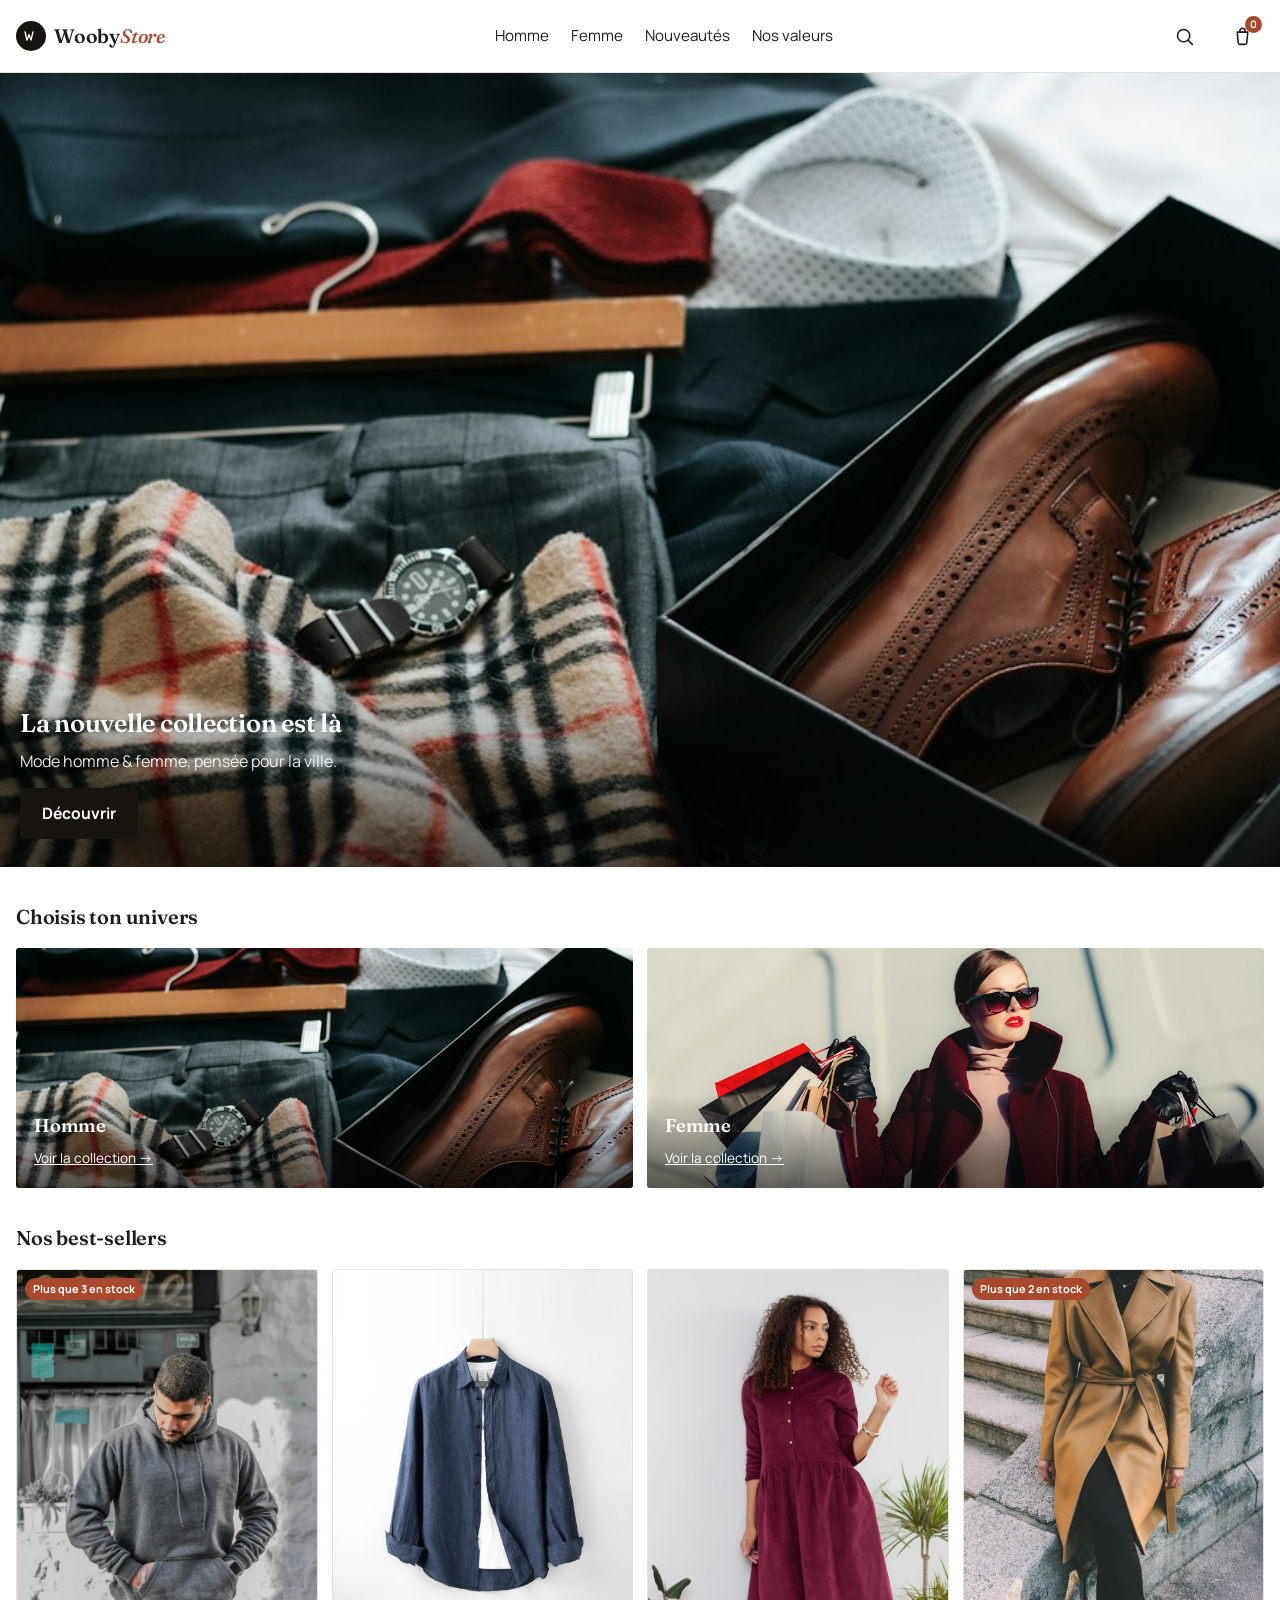
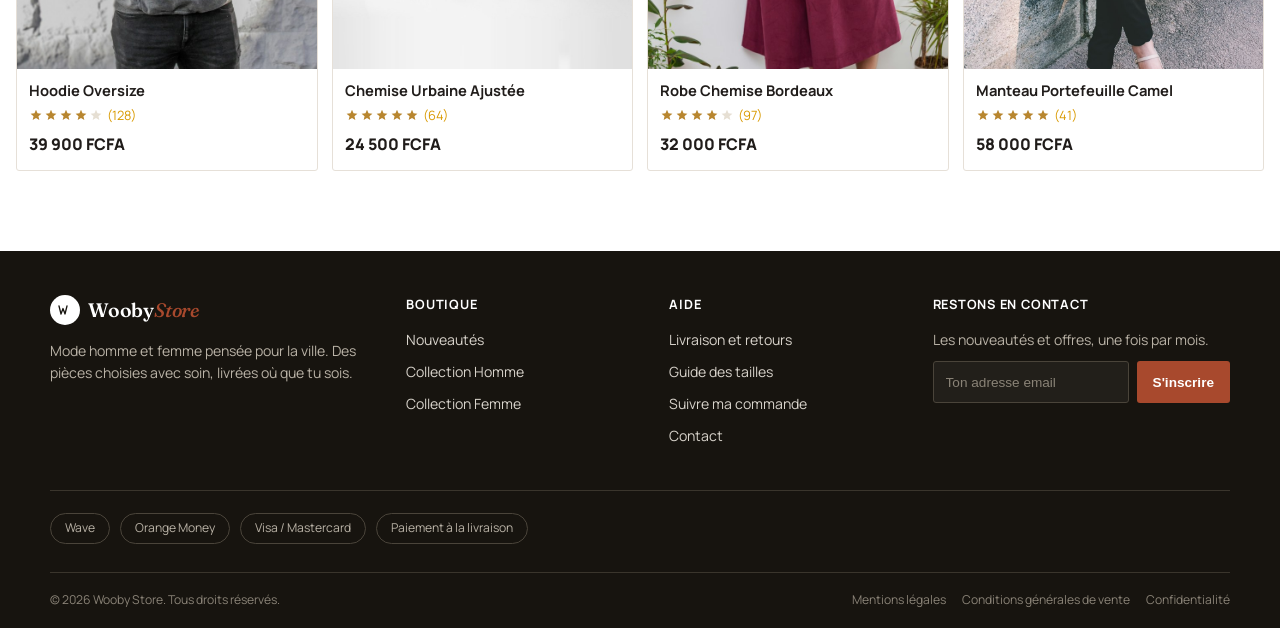
<file: index.html>
<!DOCTYPE html>
<html lang="fr">
<head>
<meta charset="UTF-8">
<meta name="viewport" content="width=device-width, initial-scale=1.0">
<title>Wooby Store — Mode Homme &amp; Femme</title>
<link rel="stylesheet" href="css/style.css">
</head>
<body>

<header class="site-header">
  <div class="header-bar">
    <button class="menu-burger" onclick="toggleMenuMobile()" aria-label="Ouvrir le menu"><svg class="icon" viewBox="0 0 24 24" fill="none" stroke="currentColor" stroke-width="1.8" stroke-linecap="round" stroke-linejoin="round" aria-hidden="true"><line x1="3" y1="6" x2="21" y2="6"/><line x1="3" y1="12" x2="21" y2="12"/><line x1="3" y1="18" x2="21" y2="18"/></svg></button>
    <a href="index.html" class="logo"><span class="logo-marque" aria-hidden="true"><svg viewBox="0 0 32 32"><path d="M4 8l4 16 4-11 4 11 4-16" fill="none" stroke="currentColor" stroke-width="2.6" stroke-linecap="round" stroke-linejoin="round"/></svg></span><span class="logo-texte">Wooby<em>Store</em></span></a>
    <nav class="nav-principale">
      <a href="categorie-homme.html">Homme</a>
      <a href="categorie-femme.html">Femme</a>
      <a href="liste-produits.html?cat=nouveautes">Nouveautés</a>
      <a href="index.html#a-propos">Nos valeurs</a>
    </nav>
    <div class="header-icones">
      <button class="icone-btn" aria-label="Rechercher"><svg class="icon" viewBox="0 0 24 24" fill="none" stroke="currentColor" stroke-width="1.8" stroke-linecap="round" stroke-linejoin="round" aria-hidden="true"><circle cx="11" cy="11" r="7"/><line x1="21" y1="21" x2="16.65" y2="16.65"/></svg></button>
      <a href="panier.html" class="icone-btn" aria-label="Panier">
        <svg class="icon" viewBox="0 0 24 24" fill="none" stroke="currentColor" stroke-width="1.8" stroke-linecap="round" stroke-linejoin="round" aria-hidden="true"><path d="M6 7h12l-1.1 12.1a2 2 0 0 1-2 1.9H9.1a2 2 0 0 1-2-1.9L6 7z"/><path d="M9 7V5.5a3 3 0 0 1 6 0V7"/></svg><span class="badge-panier">0</span>
      </a>
    </div>
  </div>
  <div class="menu-mobile" id="menu-mobile">
    <a href="categorie-homme.html">Homme</a>
    <a href="categorie-femme.html">Femme</a>
    <a href="liste-produits.html?cat=nouveautes">Nouveautés</a>
    <a href="#a-propos">Nos valeurs</a>
  </div>
</header>

<section class="hero">
  <img src="images/hero-homme.jpg" alt="Collection Wooby Store">
  <div class="hero-contenu">
    <h1>La nouvelle collection est là</h1>
    <p>Mode homme &amp; femme, pensée pour la ville.</p>
    <a href="liste-produits.html?cat=nouveautes" class="btn btn-primaire">Découvrir</a>
  </div>
</section>

<h2 class="section-titre">Choisis ton univers</h2>
<div class="genres">
  <div class="genre-carte">
    <img src="images/hero-homme.jpg" alt="Collection Homme">
    <div class="overlay">
      <h3>Homme</h3>
      <a href="categorie-homme.html">Voir la collection &rarr;</a>
    </div>
  </div>
  <div class="genre-carte">
    <img src="images/hero-femme.jpg" alt="Collection Femme">
    <div class="overlay">
      <h3>Femme</h3>
      <a href="categorie-femme.html">Voir la collection &rarr;</a>
    </div>
  </div>
</div>

<h2 class="section-titre">Nos best-sellers</h2>
<div class="grille-produits">

  <a href="produit.html" class="carte-produit">
    <div class="image-wrap">
      <span class="badge-stock">Plus que 3 en stock</span>
      <img src="images/hoodie-face.jpg" alt="Hoodie Oversize Nouvelle Vague">
    </div>
    <div class="carte-produit-info">
      <h4>Hoodie Oversize</h4>
      <span class="etoiles"><svg class="icon-star" viewBox="0 0 24 24" aria-hidden="true"><polygon points="12,3 14.6,9.1 21.3,9.7 16.2,14.1 17.7,20.6 12,17.1 6.3,20.6 7.8,14.1 2.7,9.7 9.4,9.1"/></svg><svg class="icon-star" viewBox="0 0 24 24" aria-hidden="true"><polygon points="12,3 14.6,9.1 21.3,9.7 16.2,14.1 17.7,20.6 12,17.1 6.3,20.6 7.8,14.1 2.7,9.7 9.4,9.1"/></svg><svg class="icon-star" viewBox="0 0 24 24" aria-hidden="true"><polygon points="12,3 14.6,9.1 21.3,9.7 16.2,14.1 17.7,20.6 12,17.1 6.3,20.6 7.8,14.1 2.7,9.7 9.4,9.1"/></svg><svg class="icon-star" viewBox="0 0 24 24" aria-hidden="true"><polygon points="12,3 14.6,9.1 21.3,9.7 16.2,14.1 17.7,20.6 12,17.1 6.3,20.6 7.8,14.1 2.7,9.7 9.4,9.1"/></svg><svg class="icon-star icon-star-vide" viewBox="0 0 24 24" aria-hidden="true"><polygon points="12,3 14.6,9.1 21.3,9.7 16.2,14.1 17.7,20.6 12,17.1 6.3,20.6 7.8,14.1 2.7,9.7 9.4,9.1"/></svg> (128)</span>
      <span class="prix">39 900 FCFA</span>
    </div>
  </a>

  <a href="produit-2.html" class="carte-produit">
    <div class="image-wrap">
      <img src="images/chemise-homme.jpg" alt="Chemise Urbaine Ajustée">
    </div>
    <div class="carte-produit-info">
      <h4>Chemise Urbaine Ajustée</h4>
      <span class="etoiles"><svg class="icon-star" viewBox="0 0 24 24" aria-hidden="true"><polygon points="12,3 14.6,9.1 21.3,9.7 16.2,14.1 17.7,20.6 12,17.1 6.3,20.6 7.8,14.1 2.7,9.7 9.4,9.1"/></svg><svg class="icon-star" viewBox="0 0 24 24" aria-hidden="true"><polygon points="12,3 14.6,9.1 21.3,9.7 16.2,14.1 17.7,20.6 12,17.1 6.3,20.6 7.8,14.1 2.7,9.7 9.4,9.1"/></svg><svg class="icon-star" viewBox="0 0 24 24" aria-hidden="true"><polygon points="12,3 14.6,9.1 21.3,9.7 16.2,14.1 17.7,20.6 12,17.1 6.3,20.6 7.8,14.1 2.7,9.7 9.4,9.1"/></svg><svg class="icon-star" viewBox="0 0 24 24" aria-hidden="true"><polygon points="12,3 14.6,9.1 21.3,9.7 16.2,14.1 17.7,20.6 12,17.1 6.3,20.6 7.8,14.1 2.7,9.7 9.4,9.1"/></svg><svg class="icon-star" viewBox="0 0 24 24" aria-hidden="true"><polygon points="12,3 14.6,9.1 21.3,9.7 16.2,14.1 17.7,20.6 12,17.1 6.3,20.6 7.8,14.1 2.7,9.7 9.4,9.1"/></svg> (64)</span>
      <span class="prix">24 500 FCFA</span>
    </div>
  </a>

  <a href="produit-4.html" class="carte-produit">
    <div class="image-wrap">
      <img src="images/robe-femme.jpg" alt="Robe Chemise Bordeaux">
    </div>
    <div class="carte-produit-info">
      <h4>Robe Chemise Bordeaux</h4>
      <span class="etoiles"><svg class="icon-star" viewBox="0 0 24 24" aria-hidden="true"><polygon points="12,3 14.6,9.1 21.3,9.7 16.2,14.1 17.7,20.6 12,17.1 6.3,20.6 7.8,14.1 2.7,9.7 9.4,9.1"/></svg><svg class="icon-star" viewBox="0 0 24 24" aria-hidden="true"><polygon points="12,3 14.6,9.1 21.3,9.7 16.2,14.1 17.7,20.6 12,17.1 6.3,20.6 7.8,14.1 2.7,9.7 9.4,9.1"/></svg><svg class="icon-star" viewBox="0 0 24 24" aria-hidden="true"><polygon points="12,3 14.6,9.1 21.3,9.7 16.2,14.1 17.7,20.6 12,17.1 6.3,20.6 7.8,14.1 2.7,9.7 9.4,9.1"/></svg><svg class="icon-star" viewBox="0 0 24 24" aria-hidden="true"><polygon points="12,3 14.6,9.1 21.3,9.7 16.2,14.1 17.7,20.6 12,17.1 6.3,20.6 7.8,14.1 2.7,9.7 9.4,9.1"/></svg><svg class="icon-star icon-star-vide" viewBox="0 0 24 24" aria-hidden="true"><polygon points="12,3 14.6,9.1 21.3,9.7 16.2,14.1 17.7,20.6 12,17.1 6.3,20.6 7.8,14.1 2.7,9.7 9.4,9.1"/></svg> (97)</span>
      <span class="prix">32 000 FCFA</span>
    </div>
  </a>

  <a href="produit-5.html" class="carte-produit">
    <div class="image-wrap">
      <span class="badge-stock">Plus que 2 en stock</span>
      <img src="images/manteau-femme.jpg" alt="Manteau Portefeuille Camel">
    </div>
    <div class="carte-produit-info">
      <h4>Manteau Portefeuille Camel</h4>
      <span class="etoiles"><svg class="icon-star" viewBox="0 0 24 24" aria-hidden="true"><polygon points="12,3 14.6,9.1 21.3,9.7 16.2,14.1 17.7,20.6 12,17.1 6.3,20.6 7.8,14.1 2.7,9.7 9.4,9.1"/></svg><svg class="icon-star" viewBox="0 0 24 24" aria-hidden="true"><polygon points="12,3 14.6,9.1 21.3,9.7 16.2,14.1 17.7,20.6 12,17.1 6.3,20.6 7.8,14.1 2.7,9.7 9.4,9.1"/></svg><svg class="icon-star" viewBox="0 0 24 24" aria-hidden="true"><polygon points="12,3 14.6,9.1 21.3,9.7 16.2,14.1 17.7,20.6 12,17.1 6.3,20.6 7.8,14.1 2.7,9.7 9.4,9.1"/></svg><svg class="icon-star" viewBox="0 0 24 24" aria-hidden="true"><polygon points="12,3 14.6,9.1 21.3,9.7 16.2,14.1 17.7,20.6 12,17.1 6.3,20.6 7.8,14.1 2.7,9.7 9.4,9.1"/></svg><svg class="icon-star" viewBox="0 0 24 24" aria-hidden="true"><polygon points="12,3 14.6,9.1 21.3,9.7 16.2,14.1 17.7,20.6 12,17.1 6.3,20.6 7.8,14.1 2.7,9.7 9.4,9.1"/></svg> (41)</span>
      <span class="prix">58 000 FCFA</span>
    </div>
  </a>

</div>

<footer class="site-footer" id="a-propos">
  <div class="footer-haut">
    <div class="footer-marque">
      <span class="logo"><span class="logo-marque" aria-hidden="true"><svg viewBox="0 0 32 32"><path d="M4 8l4 16 4-11 4 11 4-16" fill="none" stroke="currentColor" stroke-width="2.6" stroke-linecap="round" stroke-linejoin="round"/></svg></span><span class="logo-texte">Wooby<em>Store</em></span></span>
      <p>Mode homme et femme pensée pour la ville. Des pièces choisies avec soin, livrées où que tu sois.</p>
    </div>

    <div class="footer-colonne">
      <h4>Boutique</h4>
      <ul>
        <li><a href="liste-produits.html?cat=nouveautes">Nouveautés</a></li>
        <li><a href="categorie-homme.html">Collection Homme</a></li>
        <li><a href="categorie-femme.html">Collection Femme</a></li>
      </ul>
    </div>

    <div class="footer-colonne">
      <h4>Aide</h4>
      <ul>
        <li><a href="#">Livraison et retours</a></li>
        <li><a href="#">Guide des tailles</a></li>
        <li><a href="#">Suivre ma commande</a></li>
        <li><a href="#">Contact</a></li>
      </ul>
    </div>

    <div class="footer-colonne footer-newsletter">
      <h4>Restons en contact</h4>
      <p style="margin:0 0 10px; color:#b9b2a6;">Les nouveautés et offres, une fois par mois.</p>
      <form onsubmit="return false;">
        <input type="email" placeholder="Ton adresse email" aria-label="Adresse email">
        <button type="submit">S'inscrire</button>
      </form>
    </div>
  </div>

  <div class="footer-paiements">
    <span>Wave</span>
    <span>Orange Money</span>
    <span>Visa / Mastercard</span>
    <span>Paiement à la livraison</span>
  </div>

  <div class="footer-bas">
    <span>© 2026 Wooby Store. Tous droits réservés.</span>
    <nav>
      <a href="#">Mentions légales</a>
      <a href="#">Conditions générales de vente</a>
      <a href="#">Confidentialité</a>
    </nav>
  </div>
</footer>

<script src="js/script.js"></script>
</body>
</html>
</file>
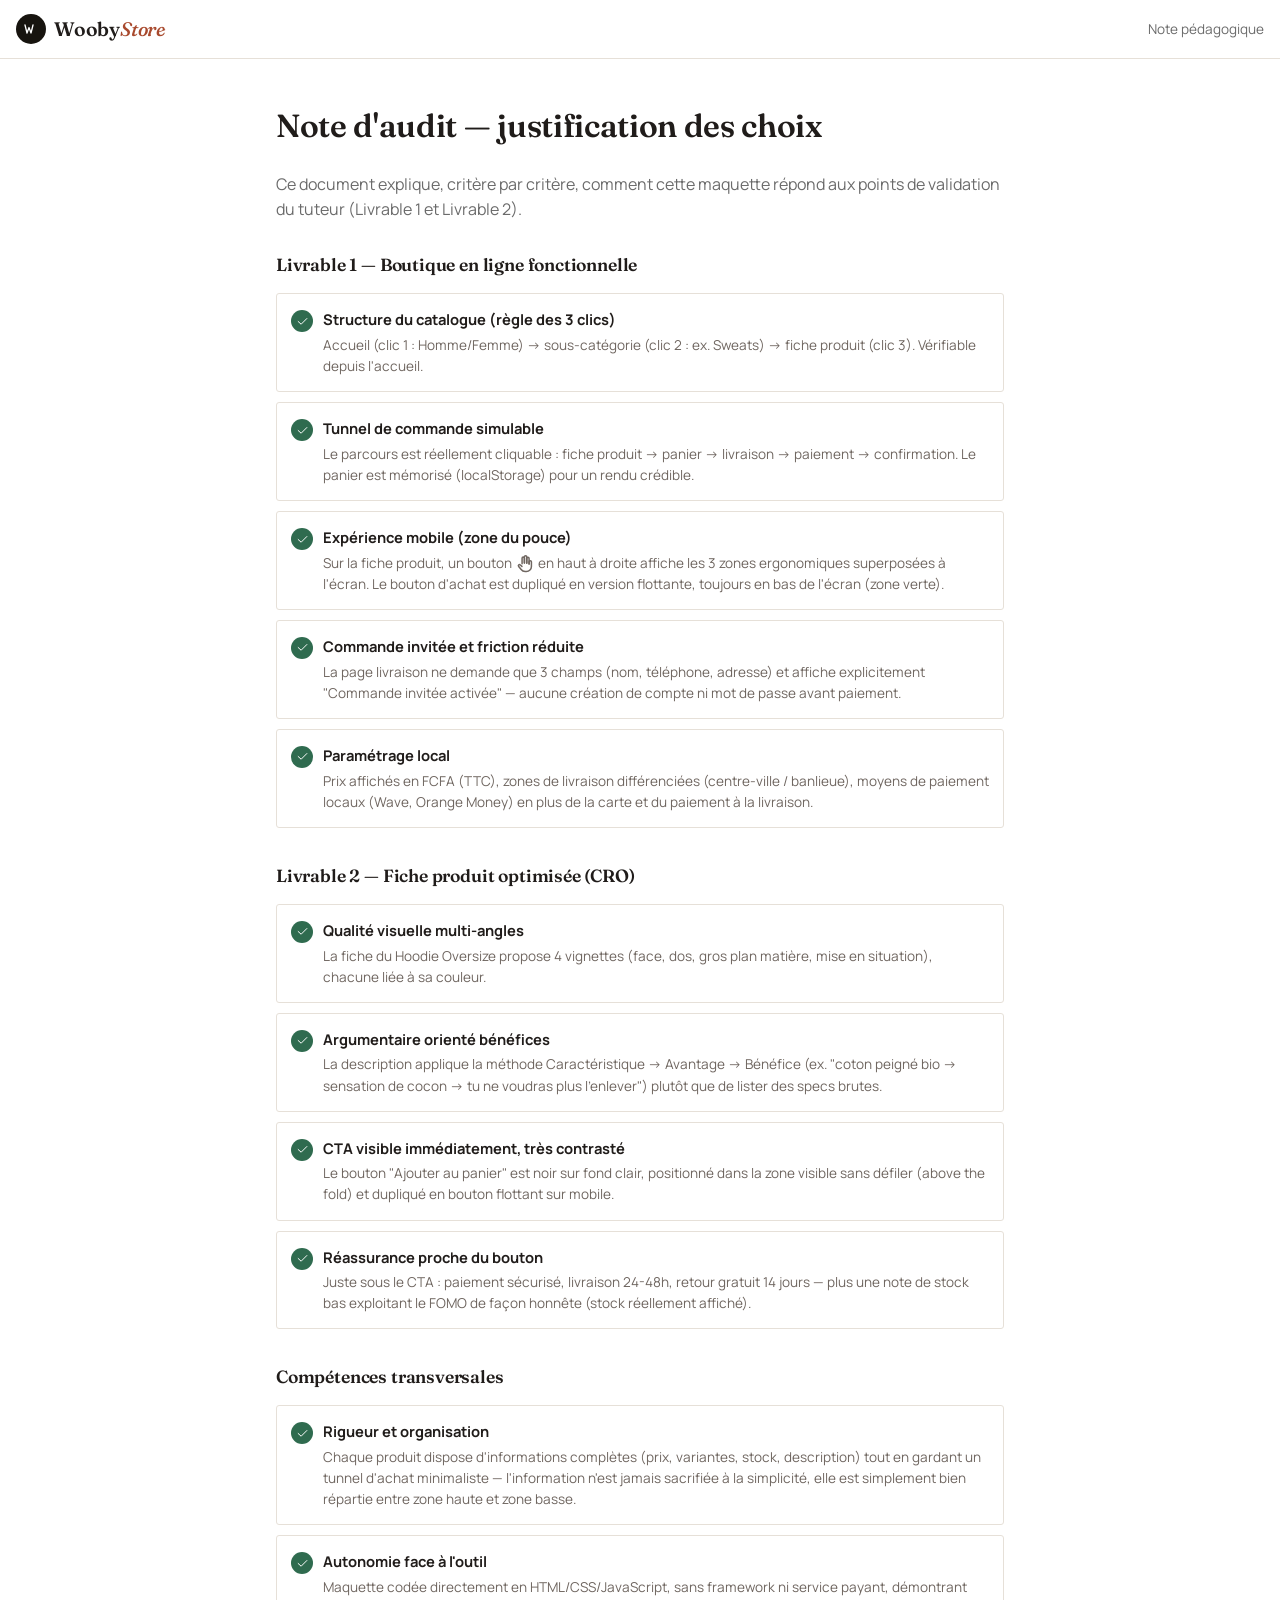
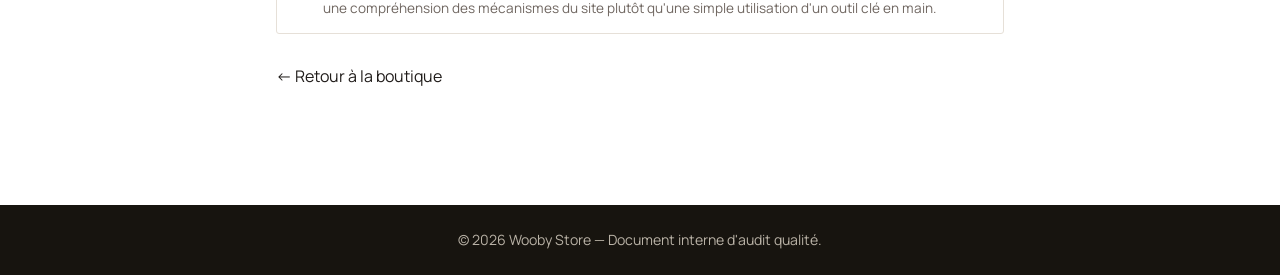
<file: audit.html>
<!DOCTYPE html>
<html lang="fr">
<head>
<meta charset="UTF-8">
<meta name="viewport" content="width=device-width, initial-scale=1.0">
<title>Note d'audit — Wooby Store</title>
<link rel="stylesheet" href="css/style.css">
</head>
<body>

<header class="site-header">
  <div class="header-bar">
    <a href="index.html" class="logo"><span class="logo-marque" aria-hidden="true"><svg viewBox="0 0 32 32"><path d="M4 8l4 16 4-11 4 11 4-16" fill="none" stroke="currentColor" stroke-width="2.6" stroke-linecap="round" stroke-linejoin="round"/></svg></span><span class="logo-texte">Wooby<em>Store</em></span></a>
    <span style="font-size:0.85rem; color:#6b6b6b;">Note pédagogique</span>
  </div>
</header>

<div class="page-audit">
  <h1>Note d'audit — justification des choix</h1>
  <p style="color:#6b6b6b;">
    Ce document explique, critère par critère, comment cette maquette répond aux points de validation du tuteur (Livrable 1 et Livrable 2).
  </p>

  <h2 style="font-size:1.1rem; margin-top:30px;">Livrable 1 — Boutique en ligne fonctionnelle</h2>

  <div class="audit-item">
    <div class="puce"><svg class="icon" viewBox="0 0 24 24" fill="none" stroke="currentColor" stroke-width="1.8" stroke-linecap="round" stroke-linejoin="round" aria-hidden="true"><polyline points="20 6.5 9.5 17 4 12"/></svg></div>
    <div>
      <h4>Structure du catalogue (règle des 3 clics)</h4>
      <p>Accueil (clic 1 : Homme/Femme) &rarr; sous-catégorie (clic 2 : ex. Sweats) &rarr; fiche produit (clic 3). Vérifiable depuis <a href="index.html">l'accueil</a>.</p>
    </div>
  </div>

  <div class="audit-item">
    <div class="puce"><svg class="icon" viewBox="0 0 24 24" fill="none" stroke="currentColor" stroke-width="1.8" stroke-linecap="round" stroke-linejoin="round" aria-hidden="true"><polyline points="20 6.5 9.5 17 4 12"/></svg></div>
    <div>
      <h4>Tunnel de commande simulable</h4>
      <p>Le parcours est réellement cliquable : fiche produit &rarr; <a href="panier.html">panier</a> &rarr; <a href="livraison.html">livraison</a> &rarr; <a href="paiement.html">paiement</a> &rarr; <a href="confirmation.html">confirmation</a>. Le panier est mémorisé (localStorage) pour un rendu crédible.</p>
    </div>
  </div>

  <div class="audit-item">
    <div class="puce"><svg class="icon" viewBox="0 0 24 24" fill="none" stroke="currentColor" stroke-width="1.8" stroke-linecap="round" stroke-linejoin="round" aria-hidden="true"><polyline points="20 6.5 9.5 17 4 12"/></svg></div>
    <div>
      <h4>Expérience mobile (zone du pouce)</h4>
      <p>Sur la fiche produit, un bouton <svg class="icon" viewBox="0 0 24 24" fill="none" stroke="currentColor" stroke-width="1.8" stroke-linecap="round" stroke-linejoin="round" aria-hidden="true"><path d="M8.5 13V6.2a1.4 1.4 0 0 1 2.8 0V12"/><path d="M11.3 12V4.6a1.4 1.4 0 0 1 2.8 0V12"/><path d="M14.1 12.4V6.6a1.4 1.4 0 0 1 2.8 0v6.6"/><path d="M16.9 13.2v-2.6a1.4 1.4 0 0 1 2.8 0v5.6a6 6 0 0 1-6 6h-1.6a6 6 0 0 1-4.7-2.3l-3-3.8a1.3 1.3 0 0 1 2-1.7l1.9 1.7"/></svg> en haut à droite affiche les 3 zones ergonomiques superposées à l'écran. Le bouton d'achat est dupliqué en version flottante, toujours en bas de l'écran (zone verte).</p>
    </div>
  </div>

  <div class="audit-item">
    <div class="puce"><svg class="icon" viewBox="0 0 24 24" fill="none" stroke="currentColor" stroke-width="1.8" stroke-linecap="round" stroke-linejoin="round" aria-hidden="true"><polyline points="20 6.5 9.5 17 4 12"/></svg></div>
    <div>
      <h4>Commande invitée et friction réduite</h4>
      <p>La page <a href="livraison.html">livraison</a> ne demande que 3 champs (nom, téléphone, adresse) et affiche explicitement "Commande invitée activée" — aucune création de compte ni mot de passe avant paiement.</p>
    </div>
  </div>

  <div class="audit-item">
    <div class="puce"><svg class="icon" viewBox="0 0 24 24" fill="none" stroke="currentColor" stroke-width="1.8" stroke-linecap="round" stroke-linejoin="round" aria-hidden="true"><polyline points="20 6.5 9.5 17 4 12"/></svg></div>
    <div>
      <h4>Paramétrage local</h4>
      <p>Prix affichés en FCFA (TTC), zones de livraison différenciées (centre-ville / banlieue), moyens de paiement locaux (Wave, Orange Money) en plus de la carte et du paiement à la livraison.</p>
    </div>
  </div>

  <h2 style="font-size:1.1rem; margin-top:34px;">Livrable 2 — Fiche produit optimisée (CRO)</h2>

  <div class="audit-item">
    <div class="puce"><svg class="icon" viewBox="0 0 24 24" fill="none" stroke="currentColor" stroke-width="1.8" stroke-linecap="round" stroke-linejoin="round" aria-hidden="true"><polyline points="20 6.5 9.5 17 4 12"/></svg></div>
    <div>
      <h4>Qualité visuelle multi-angles</h4>
      <p>La <a href="produit.html">fiche du Hoodie Oversize</a> propose 4 vignettes (face, dos, gros plan matière, mise en situation), chacune liée à sa couleur.</p>
    </div>
  </div>

  <div class="audit-item">
    <div class="puce"><svg class="icon" viewBox="0 0 24 24" fill="none" stroke="currentColor" stroke-width="1.8" stroke-linecap="round" stroke-linejoin="round" aria-hidden="true"><polyline points="20 6.5 9.5 17 4 12"/></svg></div>
    <div>
      <h4>Argumentaire orienté bénéfices</h4>
      <p>La description applique la méthode Caractéristique &rarr; Avantage &rarr; Bénéfice (ex. "coton peigné bio &rarr; sensation de cocon &rarr; tu ne voudras plus l'enlever") plutôt que de lister des specs brutes.</p>
    </div>
  </div>

  <div class="audit-item">
    <div class="puce"><svg class="icon" viewBox="0 0 24 24" fill="none" stroke="currentColor" stroke-width="1.8" stroke-linecap="round" stroke-linejoin="round" aria-hidden="true"><polyline points="20 6.5 9.5 17 4 12"/></svg></div>
    <div>
      <h4>CTA visible immédiatement, très contrasté</h4>
      <p>Le bouton "Ajouter au panier" est noir sur fond clair, positionné dans la zone visible sans défiler (above the fold) et dupliqué en bouton flottant sur mobile.</p>
    </div>
  </div>

  <div class="audit-item">
    <div class="puce"><svg class="icon" viewBox="0 0 24 24" fill="none" stroke="currentColor" stroke-width="1.8" stroke-linecap="round" stroke-linejoin="round" aria-hidden="true"><polyline points="20 6.5 9.5 17 4 12"/></svg></div>
    <div>
      <h4>Réassurance proche du bouton</h4>
      <p>Juste sous le CTA : paiement sécurisé, livraison 24-48h, retour gratuit 14 jours — plus une note de stock bas exploitant le FOMO de façon honnête (stock réellement affiché).</p>
    </div>
  </div>

  <h2 style="font-size:1.1rem; margin-top:34px;">Compétences transversales</h2>

  <div class="audit-item">
    <div class="puce"><svg class="icon" viewBox="0 0 24 24" fill="none" stroke="currentColor" stroke-width="1.8" stroke-linecap="round" stroke-linejoin="round" aria-hidden="true"><polyline points="20 6.5 9.5 17 4 12"/></svg></div>
    <div>
      <h4>Rigueur et organisation</h4>
      <p>Chaque produit dispose d'informations complètes (prix, variantes, stock, description) tout en gardant un tunnel d'achat minimaliste — l'information n'est jamais sacrifiée à la simplicité, elle est simplement bien répartie entre zone haute et zone basse.</p>
    </div>
  </div>

  <div class="audit-item">
    <div class="puce"><svg class="icon" viewBox="0 0 24 24" fill="none" stroke="currentColor" stroke-width="1.8" stroke-linecap="round" stroke-linejoin="round" aria-hidden="true"><polyline points="20 6.5 9.5 17 4 12"/></svg></div>
    <div>
      <h4>Autonomie face à l'outil</h4>
      <p>Maquette codée directement en HTML/CSS/JavaScript, sans framework ni service payant, démontrant une compréhension des mécanismes du site plutôt qu'une simple utilisation d'un outil clé en main.</p>
    </div>
  </div>

  <p style="margin-top:30px;"><a href="index.html">&larr; Retour à la boutique</a></p>
</div>

<footer class="site-footer" style="padding:24px 16px;">
  <p style="text-align:center; color:#b9b2a6; margin:0;">© 2026 Wooby Store — Document interne d'audit qualité.</p>
</footer>

</body>
</html>
</file>
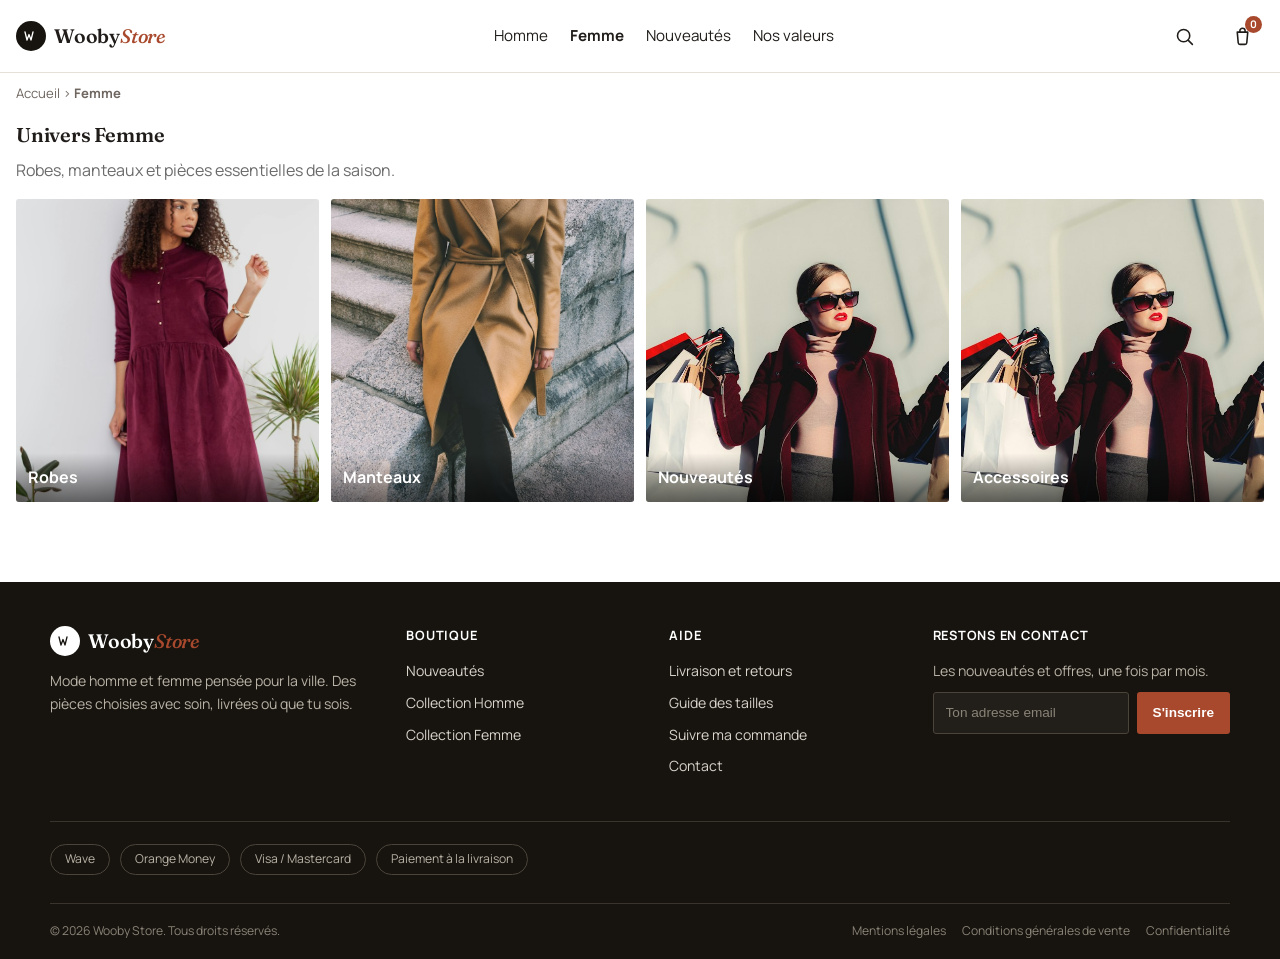
<file: categorie-femme.html>
<!DOCTYPE html>
<html lang="fr">
<head>
<meta charset="UTF-8">
<meta name="viewport" content="width=device-width, initial-scale=1.0">
<title>Femme — Wooby Store</title>
<link rel="stylesheet" href="css/style.css">
</head>
<body>

<header class="site-header">
  <div class="header-bar">
    <button class="menu-burger" onclick="toggleMenuMobile()" aria-label="Ouvrir le menu"><svg class="icon" viewBox="0 0 24 24" fill="none" stroke="currentColor" stroke-width="1.8" stroke-linecap="round" stroke-linejoin="round" aria-hidden="true"><line x1="3" y1="6" x2="21" y2="6"/><line x1="3" y1="12" x2="21" y2="12"/><line x1="3" y1="18" x2="21" y2="18"/></svg></button>
    <a href="index.html" class="logo"><span class="logo-marque" aria-hidden="true"><svg viewBox="0 0 32 32"><path d="M4 8l4 16 4-11 4 11 4-16" fill="none" stroke="currentColor" stroke-width="2.6" stroke-linecap="round" stroke-linejoin="round"/></svg></span><span class="logo-texte">Wooby<em>Store</em></span></a>
    <nav class="nav-principale">
      <a href="categorie-homme.html">Homme</a>
      <a href="categorie-femme.html"><strong>Femme</strong></a>
      <a href="liste-produits.html?cat=nouveautes">Nouveautés</a>
      <a href="index.html#a-propos">Nos valeurs</a>
    </nav>
    <div class="header-icones">
      <button class="icone-btn" aria-label="Rechercher"><svg class="icon" viewBox="0 0 24 24" fill="none" stroke="currentColor" stroke-width="1.8" stroke-linecap="round" stroke-linejoin="round" aria-hidden="true"><circle cx="11" cy="11" r="7"/><line x1="21" y1="21" x2="16.65" y2="16.65"/></svg></button>
      <a href="panier.html" class="icone-btn" aria-label="Panier"><svg class="icon" viewBox="0 0 24 24" fill="none" stroke="currentColor" stroke-width="1.8" stroke-linecap="round" stroke-linejoin="round" aria-hidden="true"><path d="M6 7h12l-1.1 12.1a2 2 0 0 1-2 1.9H9.1a2 2 0 0 1-2-1.9L6 7z"/><path d="M9 7V5.5a3 3 0 0 1 6 0V7"/></svg><span class="badge-panier">0</span></a>
    </div>
  </div>
  <div class="menu-mobile" id="menu-mobile">
    <a href="categorie-homme.html">Homme</a>
    <a href="categorie-femme.html">Femme</a>
    <a href="liste-produits.html?cat=nouveautes">Nouveautés</a>
    <a href="index.html#a-propos">Nos valeurs</a>
  </div>
</header>

<nav class="fil-ariane">
  <a href="index.html">Accueil</a> &rsaquo; <strong>Femme</strong>
</nav>

<h1 class="section-titre" style="margin-top:6px;">Univers Femme</h1>
<p style="padding:0 16px; color:#6b6b6b; margin-top:-8px;">Robes, manteaux et pièces essentielles de la saison.</p>

<div class="sous-categories">
  <a href="liste-produits.html?cat=robes" class="sous-cat-carte">
    <img src="images/robe-femme.jpg" alt="Robes femme">
    <span>Robes</span>
  </a>
  <a href="liste-produits.html?cat=manteaux" class="sous-cat-carte">
    <img src="images/manteau-femme.jpg" alt="Manteaux femme">
    <span>Manteaux</span>
  </a>
  <a href="liste-produits.html?cat=nouveautes" class="sous-cat-carte">
    <img src="images/hero-femme.jpg" alt="Nouveautés femme">
    <span>Nouveautés</span>
  </a>
  <a href="liste-produits.html?cat=accessoires" class="sous-cat-carte">
    <img src="images/hero-femme.jpg" alt="Accessoires femme">
    <span>Accessoires</span>
  </a>
</div>

<footer class="site-footer" id="a-propos">
  <div class="footer-haut">
    <div class="footer-marque">
      <span class="logo"><span class="logo-marque" aria-hidden="true"><svg viewBox="0 0 32 32"><path d="M4 8l4 16 4-11 4 11 4-16" fill="none" stroke="currentColor" stroke-width="2.6" stroke-linecap="round" stroke-linejoin="round"/></svg></span><span class="logo-texte">Wooby<em>Store</em></span></span>
      <p>Mode homme et femme pensée pour la ville. Des pièces choisies avec soin, livrées où que tu sois.</p>
    </div>

    <div class="footer-colonne">
      <h4>Boutique</h4>
      <ul>
        <li><a href="liste-produits.html?cat=nouveautes">Nouveautés</a></li>
        <li><a href="categorie-homme.html">Collection Homme</a></li>
        <li><a href="categorie-femme.html">Collection Femme</a></li>
      </ul>
    </div>

    <div class="footer-colonne">
      <h4>Aide</h4>
      <ul>
        <li><a href="#">Livraison et retours</a></li>
        <li><a href="#">Guide des tailles</a></li>
        <li><a href="#">Suivre ma commande</a></li>
        <li><a href="#">Contact</a></li>
      </ul>
    </div>

    <div class="footer-colonne footer-newsletter">
      <h4>Restons en contact</h4>
      <p style="margin:0 0 10px; color:#b9b2a6;">Les nouveautés et offres, une fois par mois.</p>
      <form onsubmit="return false;">
        <input type="email" placeholder="Ton adresse email" aria-label="Adresse email">
        <button type="submit">S'inscrire</button>
      </form>
    </div>
  </div>

  <div class="footer-paiements">
    <span>Wave</span>
    <span>Orange Money</span>
    <span>Visa / Mastercard</span>
    <span>Paiement à la livraison</span>
  </div>

  <div class="footer-bas">
    <span>© 2026 Wooby Store. Tous droits réservés.</span>
    <nav>
      <a href="#">Mentions légales</a>
      <a href="#">Conditions générales de vente</a>
      <a href="#">Confidentialité</a>
    </nav>
  </div>
</footer>

<script src="js/script.js"></script>
</body>
</html>
</file>
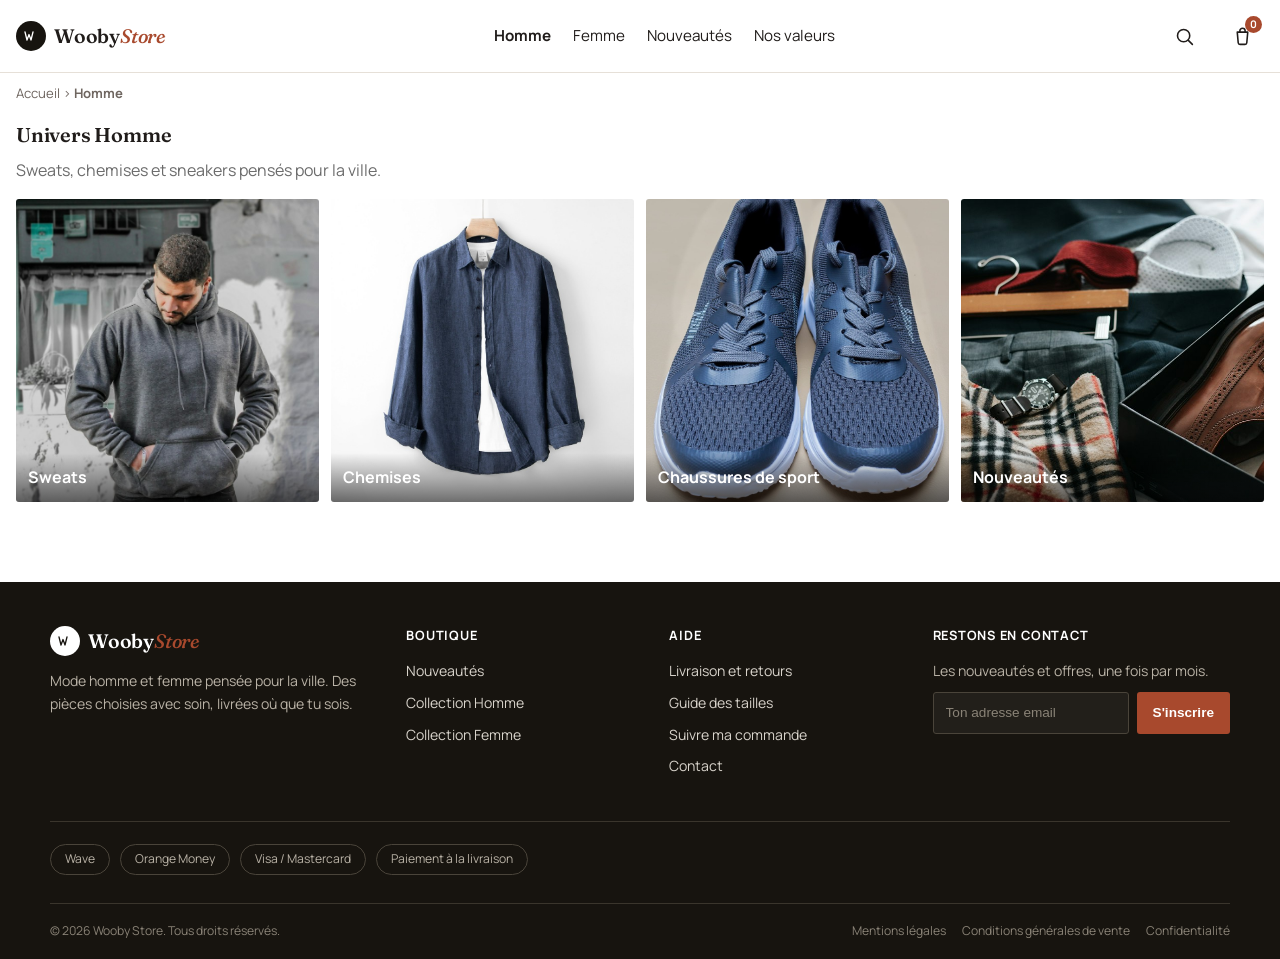
<file: categorie-homme.html>
<!DOCTYPE html>
<html lang="fr">
<head>
<meta charset="UTF-8">
<meta name="viewport" content="width=device-width, initial-scale=1.0">
<title>Homme — Wooby Store</title>
<link rel="stylesheet" href="css/style.css">
</head>
<body>

<header class="site-header">
  <div class="header-bar">
    <button class="menu-burger" onclick="toggleMenuMobile()" aria-label="Ouvrir le menu"><svg class="icon" viewBox="0 0 24 24" fill="none" stroke="currentColor" stroke-width="1.8" stroke-linecap="round" stroke-linejoin="round" aria-hidden="true"><line x1="3" y1="6" x2="21" y2="6"/><line x1="3" y1="12" x2="21" y2="12"/><line x1="3" y1="18" x2="21" y2="18"/></svg></button>
    <a href="index.html" class="logo"><span class="logo-marque" aria-hidden="true"><svg viewBox="0 0 32 32"><path d="M4 8l4 16 4-11 4 11 4-16" fill="none" stroke="currentColor" stroke-width="2.6" stroke-linecap="round" stroke-linejoin="round"/></svg></span><span class="logo-texte">Wooby<em>Store</em></span></a>
    <nav class="nav-principale">
      <a href="categorie-homme.html"><strong>Homme</strong></a>
      <a href="categorie-femme.html">Femme</a>
      <a href="liste-produits.html?cat=nouveautes">Nouveautés</a>
      <a href="index.html#a-propos">Nos valeurs</a>
    </nav>
    <div class="header-icones">
      <button class="icone-btn" aria-label="Rechercher"><svg class="icon" viewBox="0 0 24 24" fill="none" stroke="currentColor" stroke-width="1.8" stroke-linecap="round" stroke-linejoin="round" aria-hidden="true"><circle cx="11" cy="11" r="7"/><line x1="21" y1="21" x2="16.65" y2="16.65"/></svg></button>
      <a href="panier.html" class="icone-btn" aria-label="Panier"><svg class="icon" viewBox="0 0 24 24" fill="none" stroke="currentColor" stroke-width="1.8" stroke-linecap="round" stroke-linejoin="round" aria-hidden="true"><path d="M6 7h12l-1.1 12.1a2 2 0 0 1-2 1.9H9.1a2 2 0 0 1-2-1.9L6 7z"/><path d="M9 7V5.5a3 3 0 0 1 6 0V7"/></svg><span class="badge-panier">0</span></a>
    </div>
  </div>
  <div class="menu-mobile" id="menu-mobile">
    <a href="categorie-homme.html">Homme</a>
    <a href="categorie-femme.html">Femme</a>
    <a href="liste-produits.html?cat=nouveautes">Nouveautés</a>
    <a href="index.html#a-propos">Nos valeurs</a>
  </div>
</header>

<nav class="fil-ariane">
  <a href="index.html">Accueil</a> &rsaquo; <strong>Homme</strong>
</nav>

<h1 class="section-titre" style="margin-top:6px;">Univers Homme</h1>
<p style="padding:0 16px; color:#6b6b6b; margin-top:-8px;">Sweats, chemises et sneakers pensés pour la ville.</p>

<div class="sous-categories">
  <a href="liste-produits.html?cat=sweats" class="sous-cat-carte">
    <img src="images/hoodie-face.jpg" alt="Sweats homme">
    <span>Sweats</span>
  </a>
  <a href="liste-produits.html?cat=chemises" class="sous-cat-carte">
    <img src="images/chemise-homme.jpg" alt="Chemises homme">
    <span>Chemises</span>
  </a>
  <a href="liste-produits.html?cat=chaussures-sport" class="sous-cat-carte">
    <img src="images/sneakers.jpg" alt="Chaussures de sport homme">
    <span>Chaussures de sport</span>
  </a>
  <a href="liste-produits.html?cat=nouveautes" class="sous-cat-carte">
    <img src="images/hero-homme.jpg" alt="Nouveautés homme">
    <span>Nouveautés</span>
  </a>
</div>

<footer class="site-footer" id="a-propos">
  <div class="footer-haut">
    <div class="footer-marque">
      <span class="logo"><span class="logo-marque" aria-hidden="true"><svg viewBox="0 0 32 32"><path d="M4 8l4 16 4-11 4 11 4-16" fill="none" stroke="currentColor" stroke-width="2.6" stroke-linecap="round" stroke-linejoin="round"/></svg></span><span class="logo-texte">Wooby<em>Store</em></span></span>
      <p>Mode homme et femme pensée pour la ville. Des pièces choisies avec soin, livrées où que tu sois.</p>
    </div>

    <div class="footer-colonne">
      <h4>Boutique</h4>
      <ul>
        <li><a href="liste-produits.html?cat=nouveautes">Nouveautés</a></li>
        <li><a href="categorie-homme.html">Collection Homme</a></li>
        <li><a href="categorie-femme.html">Collection Femme</a></li>
      </ul>
    </div>

    <div class="footer-colonne">
      <h4>Aide</h4>
      <ul>
        <li><a href="#">Livraison et retours</a></li>
        <li><a href="#">Guide des tailles</a></li>
        <li><a href="#">Suivre ma commande</a></li>
        <li><a href="#">Contact</a></li>
      </ul>
    </div>

    <div class="footer-colonne footer-newsletter">
      <h4>Restons en contact</h4>
      <p style="margin:0 0 10px; color:#b9b2a6;">Les nouveautés et offres, une fois par mois.</p>
      <form onsubmit="return false;">
        <input type="email" placeholder="Ton adresse email" aria-label="Adresse email">
        <button type="submit">S'inscrire</button>
      </form>
    </div>
  </div>

  <div class="footer-paiements">
    <span>Wave</span>
    <span>Orange Money</span>
    <span>Visa / Mastercard</span>
    <span>Paiement à la livraison</span>
  </div>

  <div class="footer-bas">
    <span>© 2026 Wooby Store. Tous droits réservés.</span>
    <nav>
      <a href="#">Mentions légales</a>
      <a href="#">Conditions générales de vente</a>
      <a href="#">Confidentialité</a>
    </nav>
  </div>
</footer>

<script src="js/script.js"></script>
</body>
</html>
</file>
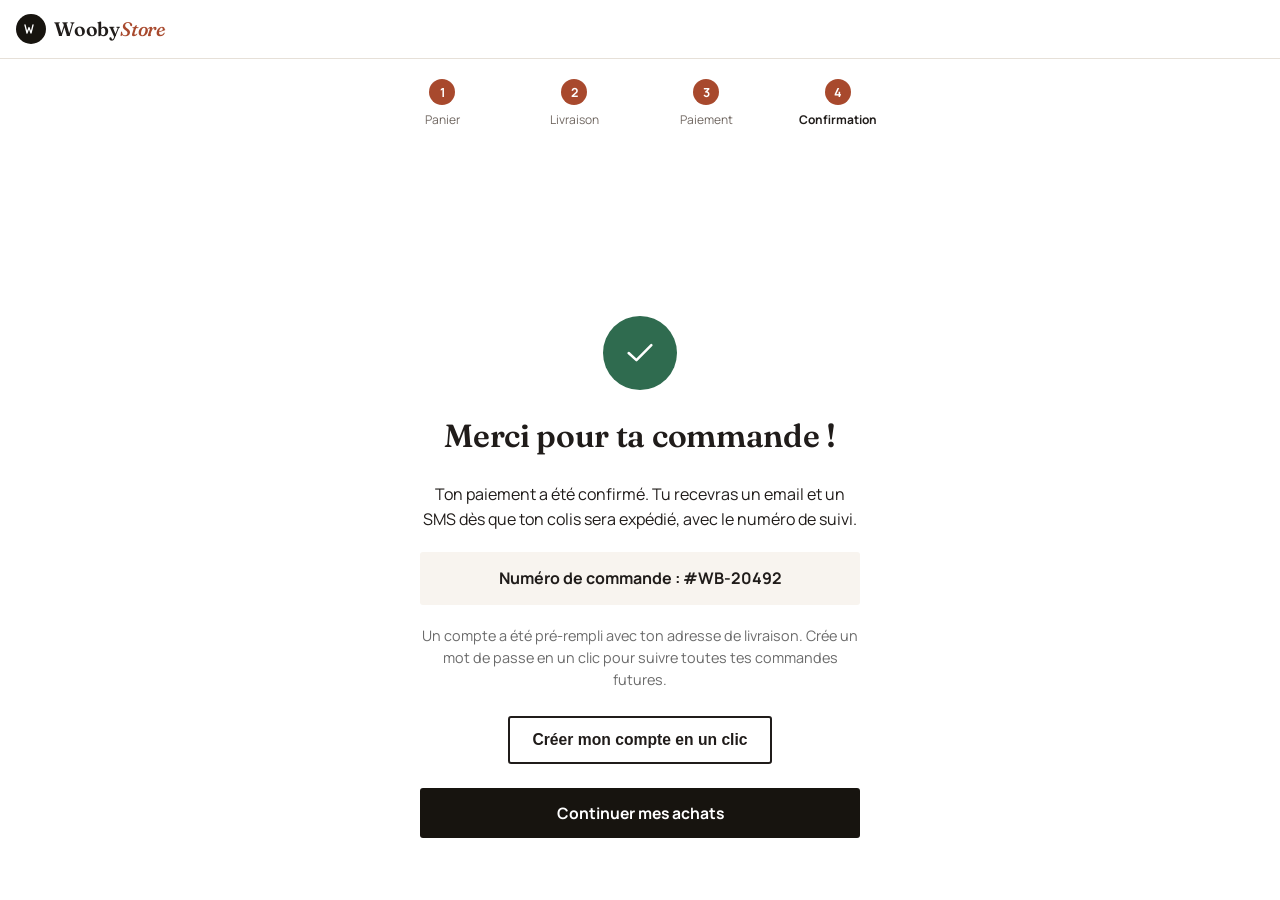
<file: confirmation.html>
<!DOCTYPE html>
<html lang="fr">
<head>
<meta charset="UTF-8">
<meta name="viewport" content="width=device-width, initial-scale=1.0">
<title>Commande confirmée — Wooby Store</title>
<link rel="stylesheet" href="css/style.css">
</head>
<body>

<header class="site-header">
  <div class="header-bar">
    <a href="index.html" class="logo"><span class="logo-marque" aria-hidden="true"><svg viewBox="0 0 32 32"><path d="M4 8l4 16 4-11 4 11 4-16" fill="none" stroke="currentColor" stroke-width="2.6" stroke-linecap="round" stroke-linejoin="round"/></svg></span><span class="logo-texte">Wooby<em>Store</em></span></a>
  </div>
</header>

<div class="page-tunnel" style="max-width:560px;">
  <div class="etapes-tunnel">
    <div class="etape fait"><div class="rond">1</div>Panier</div>
    <div class="etape fait"><div class="rond">2</div>Livraison</div>
    <div class="etape fait"><div class="rond">3</div>Paiement</div>
    <div class="etape active"><div class="rond">4</div>Confirmation</div>
  </div>
</div>

<div class="page-confirmation">
  <div class="icone-succes"><svg class="icon" viewBox="0 0 24 24" fill="none" stroke="currentColor" stroke-width="1.8" stroke-linecap="round" stroke-linejoin="round" aria-hidden="true"><polyline points="20 6.5 9.5 17 4 12"/></svg></div>
  <h1>Merci pour ta commande !</h1>
  <p>Ton paiement a été confirmé. Tu recevras un email et un SMS dès que ton colis sera expédié, avec le numéro de suivi.</p>

  <div class="numero-commande">Numéro de commande : #WB-20492</div>

  <p style="font-size:0.9rem; color:#6b6b6b;">
    Un compte a été pré-rempli avec ton adresse de livraison. Crée un mot de passe en un clic pour suivre toutes tes commandes futures.
  </p>
  <button class="btn btn-secondaire" style="margin:10px 0 24px;">Créer mon compte en un clic</button>

  <a href="index.html" class="btn btn-primaire btn-large">Continuer mes achats</a>
</div>

<script src="js/script.js"></script>
<script>
  // Fin du tunnel : on vide le panier simulé
  ecrirePanier([]);
  try { localStorage.removeItem("wooby_livraison"); } catch (err) {}
</script>
</body>
</html>
</file>
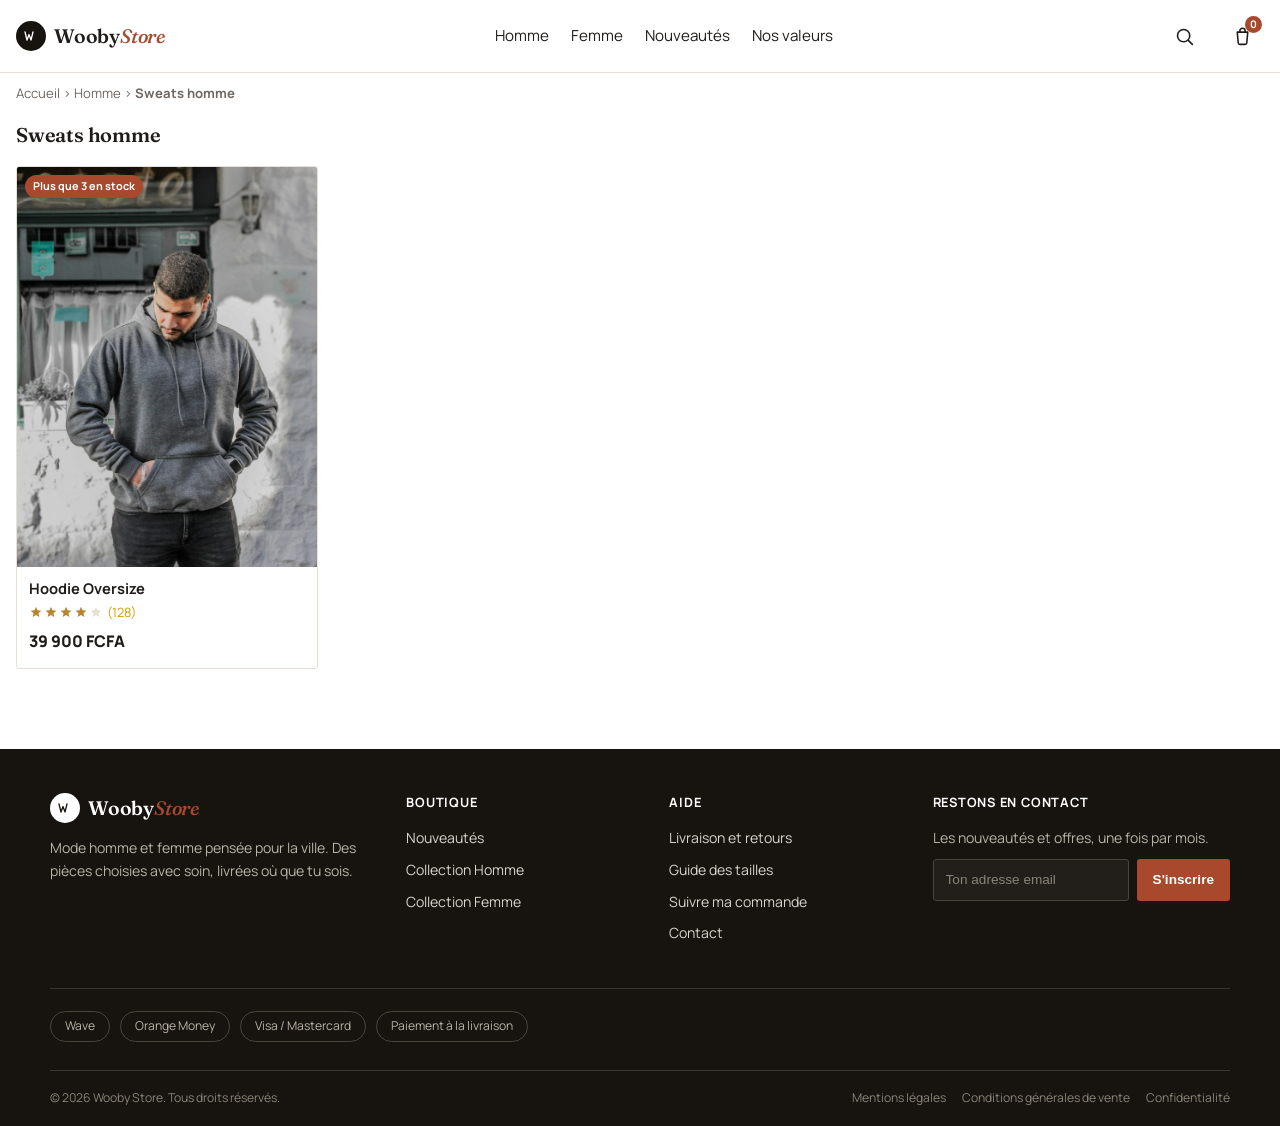
<file: liste-produits.html>
<!DOCTYPE html>
<html lang="fr">
<head>
<meta charset="UTF-8">
<meta name="viewport" content="width=device-width, initial-scale=1.0">
<title>Nos produits — Wooby Store</title>
<link rel="stylesheet" href="css/style.css">
</head>
<body>

<header class="site-header">
  <div class="header-bar">
    <button class="menu-burger" onclick="toggleMenuMobile()" aria-label="Ouvrir le menu"><svg class="icon" viewBox="0 0 24 24" fill="none" stroke="currentColor" stroke-width="1.8" stroke-linecap="round" stroke-linejoin="round" aria-hidden="true"><line x1="3" y1="6" x2="21" y2="6"/><line x1="3" y1="12" x2="21" y2="12"/><line x1="3" y1="18" x2="21" y2="18"/></svg></button>
    <a href="index.html" class="logo"><span class="logo-marque" aria-hidden="true"><svg viewBox="0 0 32 32"><path d="M4 8l4 16 4-11 4 11 4-16" fill="none" stroke="currentColor" stroke-width="2.6" stroke-linecap="round" stroke-linejoin="round"/></svg></span><span class="logo-texte">Wooby<em>Store</em></span></a>
    <nav class="nav-principale">
      <a href="categorie-homme.html">Homme</a>
      <a href="categorie-femme.html">Femme</a>
      <a href="liste-produits.html?cat=nouveautes">Nouveautés</a>
      <a href="index.html#a-propos">Nos valeurs</a>
    </nav>
    <div class="header-icones">
      <button class="icone-btn" aria-label="Rechercher"><svg class="icon" viewBox="0 0 24 24" fill="none" stroke="currentColor" stroke-width="1.8" stroke-linecap="round" stroke-linejoin="round" aria-hidden="true"><circle cx="11" cy="11" r="7"/><line x1="21" y1="21" x2="16.65" y2="16.65"/></svg></button>
      <a href="panier.html" class="icone-btn" aria-label="Panier"><svg class="icon" viewBox="0 0 24 24" fill="none" stroke="currentColor" stroke-width="1.8" stroke-linecap="round" stroke-linejoin="round" aria-hidden="true"><path d="M6 7h12l-1.1 12.1a2 2 0 0 1-2 1.9H9.1a2 2 0 0 1-2-1.9L6 7z"/><path d="M9 7V5.5a3 3 0 0 1 6 0V7"/></svg><span class="badge-panier">0</span></a>
    </div>
  </div>
  <div class="menu-mobile" id="menu-mobile">
    <a href="categorie-homme.html">Homme</a>
    <a href="categorie-femme.html">Femme</a>
    <a href="liste-produits.html?cat=nouveautes">Nouveautés</a>
    <a href="index.html#a-propos">Nos valeurs</a>
  </div>
</header>

<nav class="fil-ariane" id="fil-ariane">
  <a href="index.html">Accueil</a> &rsaquo; <a href="#" id="lien-genre">Homme</a> &rsaquo; <strong id="nom-categorie">Sweats</strong>
</nav>

<h1 class="section-titre" style="margin-top:6px;" id="titre-categorie">Sweats homme</h1>

<div class="grille-produits" id="grille">
  <!-- Toutes les cartes sont affichées ; le script met en avant celle(s) de la catégorie choisie -->

  <a href="produit.html" class="carte-produit" data-cat="sweats nouveautes">
    <div class="image-wrap">
      <span class="badge-stock">Plus que 3 en stock</span>
      <img src="images/hoodie-face.jpg" alt="Hoodie Oversize Nouvelle Vague">
    </div>
    <div class="carte-produit-info">
      <h4>Hoodie Oversize</h4>
      <span class="etoiles"><svg class="icon-star" viewBox="0 0 24 24" aria-hidden="true"><polygon points="12,3 14.6,9.1 21.3,9.7 16.2,14.1 17.7,20.6 12,17.1 6.3,20.6 7.8,14.1 2.7,9.7 9.4,9.1"/></svg><svg class="icon-star" viewBox="0 0 24 24" aria-hidden="true"><polygon points="12,3 14.6,9.1 21.3,9.7 16.2,14.1 17.7,20.6 12,17.1 6.3,20.6 7.8,14.1 2.7,9.7 9.4,9.1"/></svg><svg class="icon-star" viewBox="0 0 24 24" aria-hidden="true"><polygon points="12,3 14.6,9.1 21.3,9.7 16.2,14.1 17.7,20.6 12,17.1 6.3,20.6 7.8,14.1 2.7,9.7 9.4,9.1"/></svg><svg class="icon-star" viewBox="0 0 24 24" aria-hidden="true"><polygon points="12,3 14.6,9.1 21.3,9.7 16.2,14.1 17.7,20.6 12,17.1 6.3,20.6 7.8,14.1 2.7,9.7 9.4,9.1"/></svg><svg class="icon-star icon-star-vide" viewBox="0 0 24 24" aria-hidden="true"><polygon points="12,3 14.6,9.1 21.3,9.7 16.2,14.1 17.7,20.6 12,17.1 6.3,20.6 7.8,14.1 2.7,9.7 9.4,9.1"/></svg> (128)</span>
      <span class="prix">39 900 FCFA</span>
    </div>
  </a>

  <a href="produit-2.html" class="carte-produit" data-cat="chemises">
    <div class="image-wrap">
      <img src="images/chemise-homme.jpg" alt="Chemise Urbaine Ajustée">
    </div>
    <div class="carte-produit-info">
      <h4>Chemise Urbaine Ajustée</h4>
      <span class="etoiles"><svg class="icon-star" viewBox="0 0 24 24" aria-hidden="true"><polygon points="12,3 14.6,9.1 21.3,9.7 16.2,14.1 17.7,20.6 12,17.1 6.3,20.6 7.8,14.1 2.7,9.7 9.4,9.1"/></svg><svg class="icon-star" viewBox="0 0 24 24" aria-hidden="true"><polygon points="12,3 14.6,9.1 21.3,9.7 16.2,14.1 17.7,20.6 12,17.1 6.3,20.6 7.8,14.1 2.7,9.7 9.4,9.1"/></svg><svg class="icon-star" viewBox="0 0 24 24" aria-hidden="true"><polygon points="12,3 14.6,9.1 21.3,9.7 16.2,14.1 17.7,20.6 12,17.1 6.3,20.6 7.8,14.1 2.7,9.7 9.4,9.1"/></svg><svg class="icon-star" viewBox="0 0 24 24" aria-hidden="true"><polygon points="12,3 14.6,9.1 21.3,9.7 16.2,14.1 17.7,20.6 12,17.1 6.3,20.6 7.8,14.1 2.7,9.7 9.4,9.1"/></svg><svg class="icon-star" viewBox="0 0 24 24" aria-hidden="true"><polygon points="12,3 14.6,9.1 21.3,9.7 16.2,14.1 17.7,20.6 12,17.1 6.3,20.6 7.8,14.1 2.7,9.7 9.4,9.1"/></svg> (64)</span>
      <span class="prix">24 500 FCFA</span>
    </div>
  </a>

  <a href="produit-3.html" class="carte-produit" data-cat="chaussures-sport nouveautes">
    <div class="image-wrap">
      <span class="badge-stock">Plus que 5 en stock</span>
      <img src="images/sneakers.jpg" alt="Sneakers Running">
    </div>
    <div class="carte-produit-info">
      <h4>Sneakers Running</h4>
      <span class="etoiles"><svg class="icon-star" viewBox="0 0 24 24" aria-hidden="true"><polygon points="12,3 14.6,9.1 21.3,9.7 16.2,14.1 17.7,20.6 12,17.1 6.3,20.6 7.8,14.1 2.7,9.7 9.4,9.1"/></svg><svg class="icon-star" viewBox="0 0 24 24" aria-hidden="true"><polygon points="12,3 14.6,9.1 21.3,9.7 16.2,14.1 17.7,20.6 12,17.1 6.3,20.6 7.8,14.1 2.7,9.7 9.4,9.1"/></svg><svg class="icon-star" viewBox="0 0 24 24" aria-hidden="true"><polygon points="12,3 14.6,9.1 21.3,9.7 16.2,14.1 17.7,20.6 12,17.1 6.3,20.6 7.8,14.1 2.7,9.7 9.4,9.1"/></svg><svg class="icon-star" viewBox="0 0 24 24" aria-hidden="true"><polygon points="12,3 14.6,9.1 21.3,9.7 16.2,14.1 17.7,20.6 12,17.1 6.3,20.6 7.8,14.1 2.7,9.7 9.4,9.1"/></svg><svg class="icon-star icon-star-vide" viewBox="0 0 24 24" aria-hidden="true"><polygon points="12,3 14.6,9.1 21.3,9.7 16.2,14.1 17.7,20.6 12,17.1 6.3,20.6 7.8,14.1 2.7,9.7 9.4,9.1"/></svg> (203)</span>
      <span class="prix">45 000 FCFA</span>
    </div>
  </a>

  <a href="produit-4.html" class="carte-produit" data-cat="robes nouveautes">
    <div class="image-wrap">
      <img src="images/robe-femme.jpg" alt="Robe Chemise Bordeaux">
    </div>
    <div class="carte-produit-info">
      <h4>Robe Chemise Bordeaux</h4>
      <span class="etoiles"><svg class="icon-star" viewBox="0 0 24 24" aria-hidden="true"><polygon points="12,3 14.6,9.1 21.3,9.7 16.2,14.1 17.7,20.6 12,17.1 6.3,20.6 7.8,14.1 2.7,9.7 9.4,9.1"/></svg><svg class="icon-star" viewBox="0 0 24 24" aria-hidden="true"><polygon points="12,3 14.6,9.1 21.3,9.7 16.2,14.1 17.7,20.6 12,17.1 6.3,20.6 7.8,14.1 2.7,9.7 9.4,9.1"/></svg><svg class="icon-star" viewBox="0 0 24 24" aria-hidden="true"><polygon points="12,3 14.6,9.1 21.3,9.7 16.2,14.1 17.7,20.6 12,17.1 6.3,20.6 7.8,14.1 2.7,9.7 9.4,9.1"/></svg><svg class="icon-star" viewBox="0 0 24 24" aria-hidden="true"><polygon points="12,3 14.6,9.1 21.3,9.7 16.2,14.1 17.7,20.6 12,17.1 6.3,20.6 7.8,14.1 2.7,9.7 9.4,9.1"/></svg><svg class="icon-star icon-star-vide" viewBox="0 0 24 24" aria-hidden="true"><polygon points="12,3 14.6,9.1 21.3,9.7 16.2,14.1 17.7,20.6 12,17.1 6.3,20.6 7.8,14.1 2.7,9.7 9.4,9.1"/></svg> (97)</span>
      <span class="prix">32 000 FCFA</span>
    </div>
  </a>

  <a href="produit-5.html" class="carte-produit" data-cat="manteaux">
    <div class="image-wrap">
      <span class="badge-stock">Plus que 2 en stock</span>
      <img src="images/manteau-femme.jpg" alt="Manteau Portefeuille Camel">
    </div>
    <div class="carte-produit-info">
      <h4>Manteau Portefeuille Camel</h4>
      <span class="etoiles"><svg class="icon-star" viewBox="0 0 24 24" aria-hidden="true"><polygon points="12,3 14.6,9.1 21.3,9.7 16.2,14.1 17.7,20.6 12,17.1 6.3,20.6 7.8,14.1 2.7,9.7 9.4,9.1"/></svg><svg class="icon-star" viewBox="0 0 24 24" aria-hidden="true"><polygon points="12,3 14.6,9.1 21.3,9.7 16.2,14.1 17.7,20.6 12,17.1 6.3,20.6 7.8,14.1 2.7,9.7 9.4,9.1"/></svg><svg class="icon-star" viewBox="0 0 24 24" aria-hidden="true"><polygon points="12,3 14.6,9.1 21.3,9.7 16.2,14.1 17.7,20.6 12,17.1 6.3,20.6 7.8,14.1 2.7,9.7 9.4,9.1"/></svg><svg class="icon-star" viewBox="0 0 24 24" aria-hidden="true"><polygon points="12,3 14.6,9.1 21.3,9.7 16.2,14.1 17.7,20.6 12,17.1 6.3,20.6 7.8,14.1 2.7,9.7 9.4,9.1"/></svg><svg class="icon-star" viewBox="0 0 24 24" aria-hidden="true"><polygon points="12,3 14.6,9.1 21.3,9.7 16.2,14.1 17.7,20.6 12,17.1 6.3,20.6 7.8,14.1 2.7,9.7 9.4,9.1"/></svg> (41)</span>
      <span class="prix">58 000 FCFA</span>
    </div>
  </a>

</div>

<footer class="site-footer" id="a-propos">
  <div class="footer-haut">
    <div class="footer-marque">
      <span class="logo"><span class="logo-marque" aria-hidden="true"><svg viewBox="0 0 32 32"><path d="M4 8l4 16 4-11 4 11 4-16" fill="none" stroke="currentColor" stroke-width="2.6" stroke-linecap="round" stroke-linejoin="round"/></svg></span><span class="logo-texte">Wooby<em>Store</em></span></span>
      <p>Mode homme et femme pensée pour la ville. Des pièces choisies avec soin, livrées où que tu sois.</p>
    </div>

    <div class="footer-colonne">
      <h4>Boutique</h4>
      <ul>
        <li><a href="liste-produits.html?cat=nouveautes">Nouveautés</a></li>
        <li><a href="categorie-homme.html">Collection Homme</a></li>
        <li><a href="categorie-femme.html">Collection Femme</a></li>
      </ul>
    </div>

    <div class="footer-colonne">
      <h4>Aide</h4>
      <ul>
        <li><a href="#">Livraison et retours</a></li>
        <li><a href="#">Guide des tailles</a></li>
        <li><a href="#">Suivre ma commande</a></li>
        <li><a href="#">Contact</a></li>
      </ul>
    </div>

    <div class="footer-colonne footer-newsletter">
      <h4>Restons en contact</h4>
      <p style="margin:0 0 10px; color:#b9b2a6;">Les nouveautés et offres, une fois par mois.</p>
      <form onsubmit="return false;">
        <input type="email" placeholder="Ton adresse email" aria-label="Adresse email">
        <button type="submit">S'inscrire</button>
      </form>
    </div>
  </div>

  <div class="footer-paiements">
    <span>Wave</span>
    <span>Orange Money</span>
    <span>Visa / Mastercard</span>
    <span>Paiement à la livraison</span>
  </div>

  <div class="footer-bas">
    <span>© 2026 Wooby Store. Tous droits réservés.</span>
    <nav>
      <a href="#">Mentions légales</a>
      <a href="#">Conditions générales de vente</a>
      <a href="#">Confidentialité</a>
    </nav>
  </div>
</footer>

<script src="js/script.js"></script>
<script>
  // Filtre les produits affichés selon le paramètre ?cat= de l'URL
  const params = new URLSearchParams(window.location.search);
  const cat = params.get("cat") || "sweats";

  const noms = {
    "sweats": ["Sweats homme", "Homme"],
    "chemises": ["Chemises homme", "Homme"],
    "chaussures-sport": ["Chaussures de sport", "Homme"],
    "robes": ["Robes femme", "Femme"],
    "manteaux": ["Manteaux femme", "Femme"],
    "accessoires": ["Accessoires femme", "Femme"],
    "nouveautes": ["Nouveautés", "Accueil"]
  };

  const [nomCat, genre] = noms[cat] || noms["sweats"];
  document.getElementById("titre-categorie").innerHTML = nomCat;
  document.getElementById("nom-categorie").innerHTML = nomCat;
  document.getElementById("lien-genre").textContent = genre;
  document.getElementById("lien-genre").href =
    genre === "Homme" ? "categorie-homme.html" : genre === "Femme" ? "categorie-femme.html" : "index.html";

  document.querySelectorAll("#grille .carte-produit").forEach((carte) => {
    const cats = carte.getAttribute("data-cat").split(" ");
    carte.style.display = cats.includes(cat) ? "" : "none";
  });
</script>
</body>
</html>
</file>
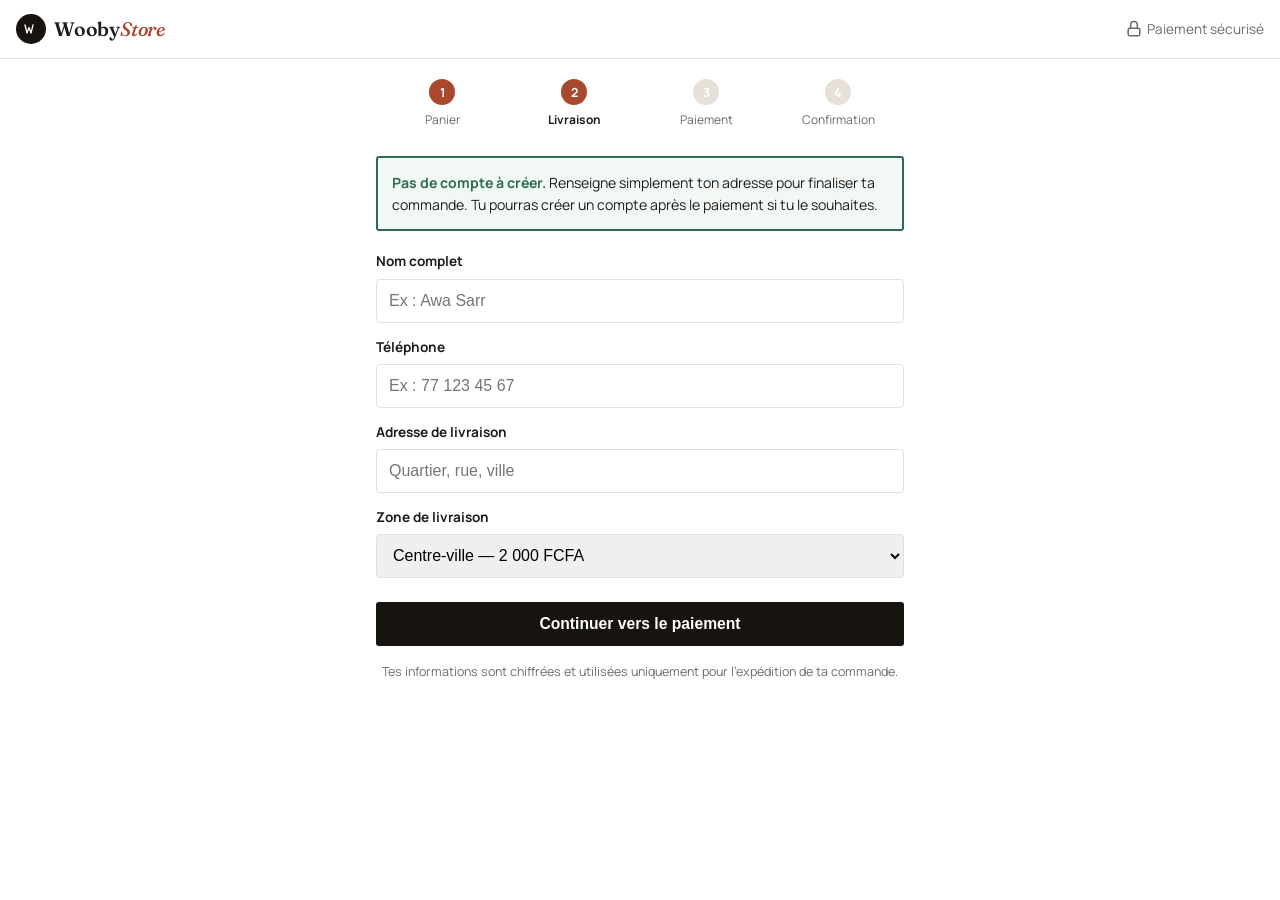
<file: livraison.html>
<!DOCTYPE html>
<html lang="fr">
<head>
<meta charset="UTF-8">
<meta name="viewport" content="width=device-width, initial-scale=1.0">
<title>Livraison — Wooby Store</title>
<link rel="stylesheet" href="css/style.css">
</head>
<body>

<header class="site-header">
  <div class="header-bar">
    <a href="index.html" class="logo"><span class="logo-marque" aria-hidden="true"><svg viewBox="0 0 32 32"><path d="M4 8l4 16 4-11 4 11 4-16" fill="none" stroke="currentColor" stroke-width="2.6" stroke-linecap="round" stroke-linejoin="round"/></svg></span><span class="logo-texte">Wooby<em>Store</em></span></a>
    <span style="font-size:0.85rem; color:#6b6b6b;"><svg class="icon" viewBox="0 0 24 24" fill="none" stroke="currentColor" stroke-width="1.8" stroke-linecap="round" stroke-linejoin="round" aria-hidden="true"><rect x="5" y="11" width="14" height="9" rx="2"/><path d="M8 11V7a4 4 0 0 1 8 0v4"/></svg> Paiement sécurisé</span>
  </div>
</header>

<div class="page-tunnel">

  <div class="etapes-tunnel">
    <div class="etape fait"><div class="rond">1</div>Panier</div>
    <div class="etape active"><div class="rond">2</div>Livraison</div>
    <div class="etape"><div class="rond">3</div>Paiement</div>
    <div class="etape"><div class="rond">4</div>Confirmation</div>
  </div>

  <div class="bloc-invite">
    <strong>Pas de compte à créer.</strong> Renseigne simplement ton adresse pour finaliser ta commande. Tu pourras créer un compte après le paiement si tu le souhaites.
  </div>

  <form class="formulaire" onsubmit="return allerVersPaiement(event)">
    <label for="nom">Nom complet</label>
    <input type="text" id="nom" placeholder="Ex : Awa Sarr" required>

    <label for="telephone">Téléphone</label>
    <input type="tel" id="telephone" placeholder="Ex : 77 123 45 67" required>

    <label for="adresse">Adresse de livraison</label>
    <input type="text" id="adresse" placeholder="Quartier, rue, ville" required>

    <label for="zone">Zone de livraison</label>
    <select id="zone">
      <option value="2000" data-label="Centre-ville">Centre-ville — 2 000 FCFA</option>
      <option value="4000" data-label="Banlieue">Banlieue — 4 000 FCFA</option>
    </select>

    <button type="submit" class="btn btn-primaire btn-large" style="margin-top:24px;">
      Continuer vers le paiement
    </button>
  </form>

  <p style="font-size:0.78rem; color:#6b6b6b; text-align:center; margin-top:16px;">
    Tes informations sont chiffrées et utilisées uniquement pour l'expédition de ta commande.
  </p>

</div>

<script src="js/script.js"></script>
<script>
  function allerVersPaiement(e) {
    e.preventDefault();
    const zoneSelect = document.getElementById("zone");
    const option = zoneSelect.options[zoneSelect.selectedIndex];
    const livraison = {
      prix: parseInt(option.value, 10),
      libelle: option.getAttribute("data-label")
    };
    try {
      localStorage.setItem("wooby_livraison", JSON.stringify(livraison));
    } catch (err) {
      /* navigation privée : le paiement retombera sur la zone par défaut */
    }
    window.location.href = "paiement.html";
    return false;
  }
</script>
</body>
</html>
</file>
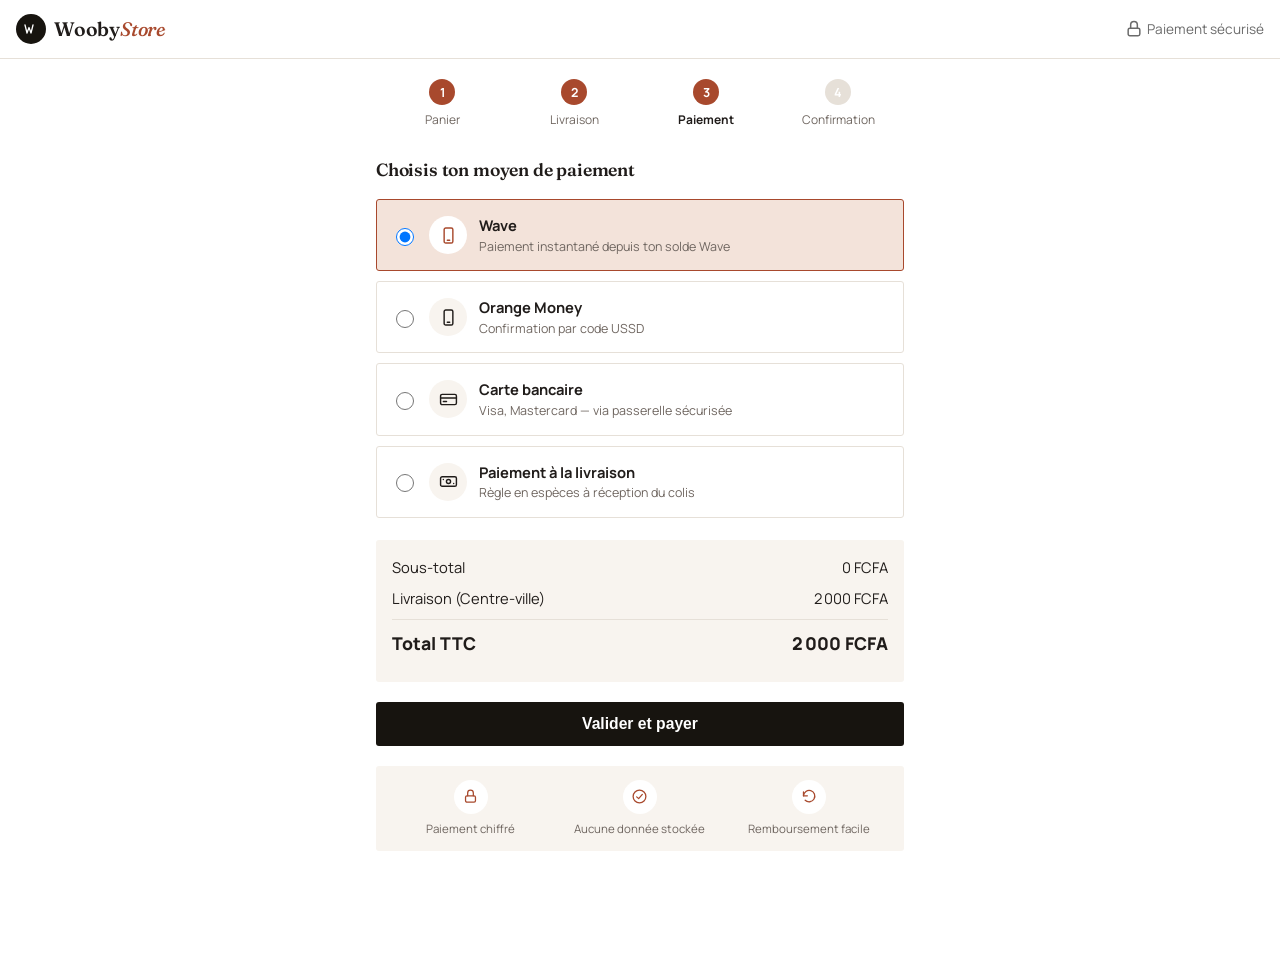
<file: paiement.html>
<!DOCTYPE html>
<html lang="fr">
<head>
<meta charset="UTF-8">
<meta name="viewport" content="width=device-width, initial-scale=1.0">
<title>Paiement — Wooby Store</title>
<link rel="stylesheet" href="css/style.css">
</head>
<body>

<header class="site-header">
  <div class="header-bar">
    <a href="index.html" class="logo"><span class="logo-marque" aria-hidden="true"><svg viewBox="0 0 32 32"><path d="M4 8l4 16 4-11 4 11 4-16" fill="none" stroke="currentColor" stroke-width="2.6" stroke-linecap="round" stroke-linejoin="round"/></svg></span><span class="logo-texte">Wooby<em>Store</em></span></a>
    <span style="font-size:0.85rem; color:#6b6b6b;"><svg class="icon" viewBox="0 0 24 24" fill="none" stroke="currentColor" stroke-width="1.8" stroke-linecap="round" stroke-linejoin="round" aria-hidden="true"><rect x="5" y="11" width="14" height="9" rx="2"/><path d="M8 11V7a4 4 0 0 1 8 0v4"/></svg> Paiement sécurisé</span>
  </div>
</header>

<div class="page-tunnel">

  <div class="etapes-tunnel">
    <div class="etape fait"><div class="rond">1</div>Panier</div>
    <div class="etape fait"><div class="rond">2</div>Livraison</div>
    <div class="etape active"><div class="rond">3</div>Paiement</div>
    <div class="etape"><div class="rond">4</div>Confirmation</div>
  </div>

  <h2 style="font-size:1.1rem;">Choisis ton moyen de paiement</h2>

  <div class="moyens-paiement">
    <label class="moyen-paiement actif">
      <input type="radio" name="paiement" value="wave" checked style="width:18px;height:18px;">
      <span class="picto"><svg class="icon" viewBox="0 0 24 24" fill="none" stroke="currentColor" stroke-width="1.8" stroke-linecap="round" stroke-linejoin="round" aria-hidden="true"><rect x="6.5" y="2.5" width="11" height="19" rx="2"/><line x1="10.5" y1="18" x2="13.5" y2="18"/></svg></span>
      <div>
        <div class="titre">Wave</div>
        <div class="sous">Paiement instantané depuis ton solde Wave</div>
      </div>
    </label>

    <label class="moyen-paiement">
      <input type="radio" name="paiement" value="orange-money" style="width:18px;height:18px;">
      <span class="picto"><svg class="icon" viewBox="0 0 24 24" fill="none" stroke="currentColor" stroke-width="1.8" stroke-linecap="round" stroke-linejoin="round" aria-hidden="true"><rect x="6.5" y="2.5" width="11" height="19" rx="2"/><line x1="10.5" y1="18" x2="13.5" y2="18"/></svg></span>
      <div>
        <div class="titre">Orange Money</div>
        <div class="sous">Confirmation par code USSD</div>
      </div>
    </label>

    <label class="moyen-paiement">
      <input type="radio" name="paiement" value="carte" style="width:18px;height:18px;">
      <span class="picto"><svg class="icon" viewBox="0 0 24 24" fill="none" stroke="currentColor" stroke-width="1.8" stroke-linecap="round" stroke-linejoin="round" aria-hidden="true"><rect x="2" y="5.5" width="20" height="13" rx="2"/><line x1="2" y1="10" x2="22" y2="10"/><line x1="5.5" y1="14.5" x2="9.5" y2="14.5"/></svg></span>
      <div>
        <div class="titre">Carte bancaire</div>
        <div class="sous">Visa, Mastercard — via passerelle sécurisée</div>
      </div>
    </label>

    <label class="moyen-paiement">
      <input type="radio" name="paiement" value="livraison" style="width:18px;height:18px;">
      <span class="picto"><svg class="icon" viewBox="0 0 24 24" fill="none" stroke="currentColor" stroke-width="1.8" stroke-linecap="round" stroke-linejoin="round" aria-hidden="true"><rect x="2" y="6" width="20" height="12" rx="2"/><circle cx="12" cy="12" r="2.6"/><line x1="5.5" y1="9.5" x2="5.5" y2="9.51"/><line x1="18.5" y1="14.5" x2="18.5" y2="14.51"/></svg></span>
      <div>
        <div class="titre">Paiement à la livraison</div>
        <div class="sous">Règle en espèces à réception du colis</div>
      </div>
    </label>
  </div>

  <div class="recap-commande" style="margin-bottom:20px;">
    <div class="recap-ligne"><span>Sous-total</span><span id="sous-total">—</span></div>
    <div class="recap-ligne"><span>Livraison (<span id="zone-libelle">Centre-ville</span>)</span><span id="frais-livraison">—</span></div>
    <div class="recap-ligne total"><span>Total TTC</span><span id="total-general">—</span></div>
  </div>

  <button class="btn btn-primaire btn-large" onclick="window.location.href='confirmation.html'">
    Valider et payer
  </button>

  <div class="reassurance" style="margin-top:20px;">
    <div class="item"><span class="picto"><svg class="icon" viewBox="0 0 24 24" fill="none" stroke="currentColor" stroke-width="1.8" stroke-linecap="round" stroke-linejoin="round" aria-hidden="true"><rect x="5" y="11" width="14" height="9" rx="2"/><path d="M8 11V7a4 4 0 0 1 8 0v4"/></svg></span>Paiement chiffré</div>
    <div class="item"><span class="picto"><svg class="icon" viewBox="0 0 24 24" fill="none" stroke="currentColor" stroke-width="1.8" stroke-linecap="round" stroke-linejoin="round" aria-hidden="true"><circle cx="12" cy="12" r="9"/><polyline points="8 12.5 10.8 15 16 9"/></svg></span>Aucune donnée stockée</div>
    <div class="item"><span class="picto"><svg class="icon" viewBox="0 0 24 24" fill="none" stroke="currentColor" stroke-width="1.8" stroke-linecap="round" stroke-linejoin="round" aria-hidden="true"><path d="M3.5 11a8 8 0 1 1 2.4 6.2"/><polyline points="3.5 5.5 3.5 11 9 11"/></svg></span>Remboursement facile</div>
  </div>

</div>

<script src="js/script.js"></script>
<script>
  function formaterFCFA(montant) { return montant.toLocaleString("fr-FR") + " FCFA"; }

  // Récupère la zone de livraison choisie à l'étape précédente (avec repli si absente)
  let livraison = { prix: 2000, libelle: "Centre-ville" };
  try {
    const stockee = JSON.parse(localStorage.getItem("wooby_livraison"));
    if (stockee && typeof stockee.prix === "number") livraison = stockee;
  } catch (err) {
    /* on garde la valeur par défaut */
  }

  const panier = lirePanier();
  const sousTotal = panier.reduce((acc, p) => acc + p.prix * p.quantite, 0);
  document.getElementById("sous-total").textContent = formaterFCFA(sousTotal);
  document.getElementById("zone-libelle").textContent = livraison.libelle;
  document.getElementById("frais-livraison").textContent = formaterFCFA(livraison.prix);
  document.getElementById("total-general").textContent = formaterFCFA(sousTotal + livraison.prix);

  document.querySelectorAll(".moyen-paiement").forEach((label) => {
    label.addEventListener("click", () => {
      document.querySelectorAll(".moyen-paiement").forEach((l) => l.classList.remove("actif"));
      label.classList.add("actif");
    });
  });
</script>
</body>
</html>
</file>
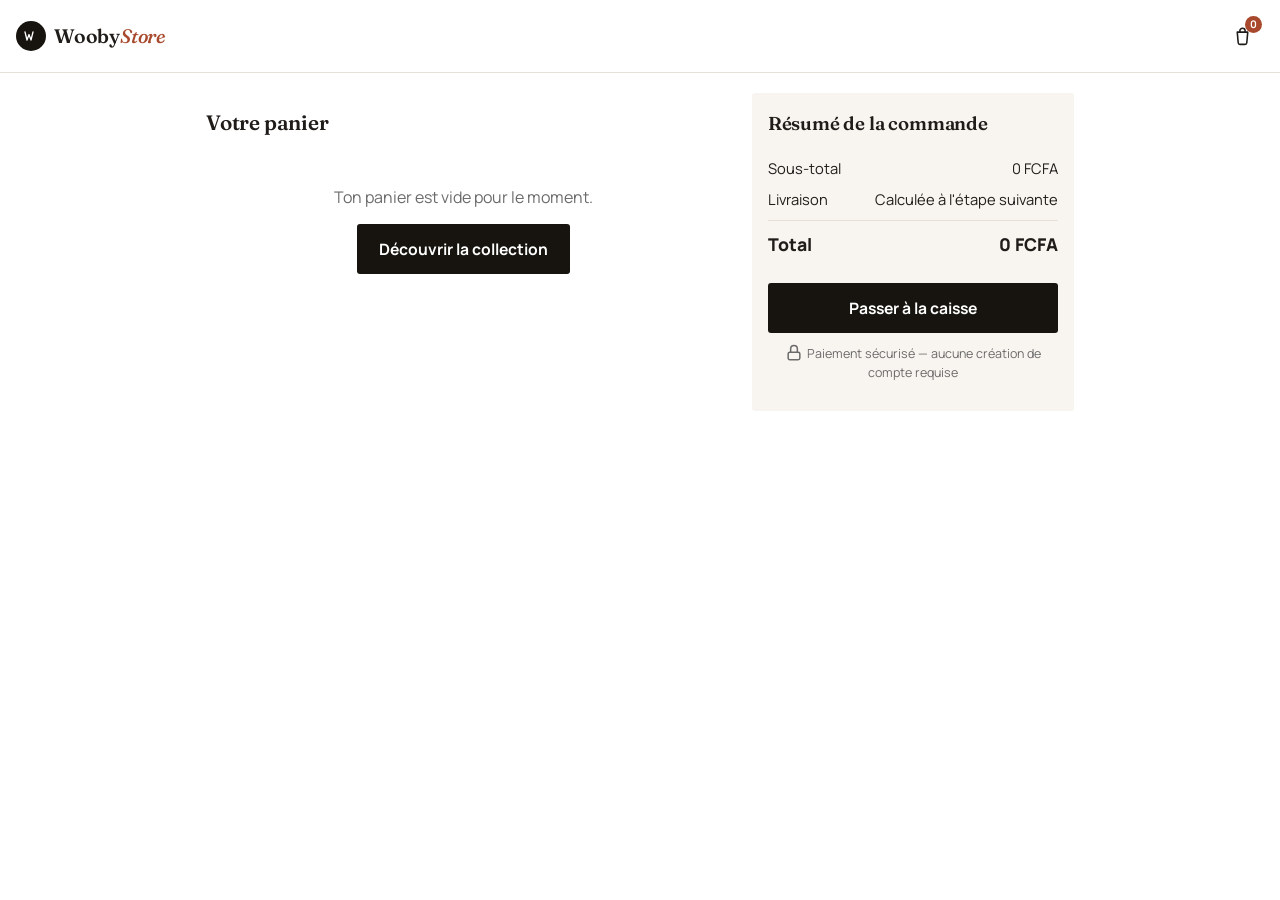
<file: panier.html>
<!DOCTYPE html>
<html lang="fr">
<head>
<meta charset="UTF-8">
<meta name="viewport" content="width=device-width, initial-scale=1.0">
<title>Votre panier — Wooby Store</title>
<link rel="stylesheet" href="css/style.css">
</head>
<body>

<header class="site-header">
  <div class="header-bar">
    <a href="index.html" class="logo"><span class="logo-marque" aria-hidden="true"><svg viewBox="0 0 32 32"><path d="M4 8l4 16 4-11 4 11 4-16" fill="none" stroke="currentColor" stroke-width="2.6" stroke-linecap="round" stroke-linejoin="round"/></svg></span><span class="logo-texte">Wooby<em>Store</em></span></a>
    <div class="header-icones">
      <a href="panier.html" class="icone-btn" aria-label="Panier"><svg class="icon" viewBox="0 0 24 24" fill="none" stroke="currentColor" stroke-width="1.8" stroke-linecap="round" stroke-linejoin="round" aria-hidden="true"><path d="M6 7h12l-1.1 12.1a2 2 0 0 1-2 1.9H9.1a2 2 0 0 1-2-1.9L6 7z"/><path d="M9 7V5.5a3 3 0 0 1 6 0V7"/></svg><span class="badge-panier">0</span></a>
    </div>
  </div>
</header>

<div class="page-panier">
  <div class="container-panier">
    <div>
      <h1>Votre panier</h1>
      <div id="liste-articles"></div>

      <div class="suggestions-panier" id="suggestions-panier" style="display:none;">
        <h3>Complète ta tenue</h3>
        <div id="liste-suggestions"></div>
      </div>

      <div class="encart-upgrade" id="encart-upgrade" style="display:none;">
        <span class="label">Offre exclusive</span>
        <p style="margin:6px 0 12px;">Passe au pack complet et économise sur l'ensemble de ta tenue.</p>
        <button class="btn btn-secondaire">Voir le pack — seulement 8 000 FCFA de plus</button>
      </div>
    </div>

    <div>
      <div class="recap-commande">
        <h3 style="margin-top:0;">Résumé de la commande</h3>
        <div class="recap-ligne"><span>Sous-total</span><span id="sous-total">0 FCFA</span></div>
        <div class="recap-ligne"><span>Livraison</span><span id="frais-livraison">Calculée à l'étape suivante</span></div>
        <div class="recap-ligne total"><span>Total</span><span id="total-general">0 FCFA</span></div>
        <a href="livraison.html" class="btn btn-primaire btn-large" style="margin-top:16px;">Passer à la caisse</a>
        <p style="font-size:0.78rem; color:#6b6b6b; text-align:center; margin-top:10px;">
          <svg class="icon" viewBox="0 0 24 24" fill="none" stroke="currentColor" stroke-width="1.8" stroke-linecap="round" stroke-linejoin="round" aria-hidden="true"><rect x="5" y="11" width="14" height="9" rx="2"/><path d="M8 11V7a4 4 0 0 1 8 0v4"/></svg> Paiement sécurisé — aucune création de compte requise
        </p>
      </div>
    </div>
  </div>
</div>

<script src="js/script.js"></script>
<script>
  function formaterFCFA(montant) {
    return montant.toLocaleString("fr-FR") + " FCFA";
  }

  function afficherPanier() {
    const panier = lirePanier();
    const conteneur = document.getElementById("liste-articles");
    conteneur.innerHTML = "";

    if (panier.length === 0) {
      conteneur.innerHTML = `
        <p style="padding:30px 0; text-align:center; color:#6b6b6b;">
          Ton panier est vide pour le moment.<br>
          <a href="index.html" class="btn btn-primaire" style="margin-top:14px; display:inline-flex;">Découvrir la collection</a>
        </p>`;
      document.getElementById("suggestions-panier").style.display = "none";
      document.getElementById("encart-upgrade").style.display = "none";
    } else {
      panier.forEach((p, index) => {
        const div = document.createElement("div");
        div.className = "article-panier";
        div.innerHTML = `
          <img src="${p.image}" alt="${p.nom}">
          <div class="article-panier-info">
            <h4>${p.nom}</h4>
            <div class="meta">Couleur : ${p.couleur} — Taille : ${p.taille}</div>
            <div class="quantite-controle">
              <button onclick="changerQuantiteLigne(${index}, -1)">-</button>
              <span id="qte-ligne-${index}">${p.quantite}</span>
              <button onclick="changerQuantiteLigne(${index}, 1)">+</button>
            </div>
          </div>
          <div style="text-align:right;">
            <strong>${formaterFCFA(p.prix * p.quantite)}</strong><br>
            <a href="#" onclick="retirerDuPanier(${index}); return false;" style="font-size:0.8rem; color:#c0392b;">Retirer</a>
          </div>
        `;
        conteneur.appendChild(div);
      });
      document.getElementById("suggestions-panier").style.display = "block";
      document.getElementById("encart-upgrade").style.display = "block";
    }

    const sousTotal = panier.reduce((acc, p) => acc + p.prix * p.quantite, 0);
    document.getElementById("sous-total").textContent = formaterFCFA(sousTotal);
    document.getElementById("total-general").textContent = formaterFCFA(sousTotal);

    // Suggestions de vente croisée, pertinentes par rapport au contenu du panier
    const suggestions = [
      { id: "chaussettes", nom: "Chaussettes de sport (lot de 3)", prix: 5000, image: "images/sneakers.jpg" },
      { id: "echarpe", nom: "Écharpe assortie", prix: 8500, image: "images/manteau-femme.jpg" }
    ];
    const listeSuggestions = document.getElementById("liste-suggestions");
    listeSuggestions.innerHTML = "";
    suggestions.forEach((s) => {
      const div = document.createElement("div");
      div.className = "suggestion-item";
      div.innerHTML = `
        <img src="${s.image}" alt="${s.nom}">
        <div class="infos">${s.nom}<br><strong>${formaterFCFA(s.prix)}</strong></div>
        <button onclick="ajouterAuPanier({id:'${s.id}', nom:'${s.nom}', prix:${s.prix}, image:'${s.image}', couleur:'Standard', taille:'Unique', quantite:1}); afficherPanier();">+</button>
      `;
      listeSuggestions.appendChild(div);
    });
  }

  function changerQuantiteLigne(index, delta) {
    const panier = lirePanier();
    if (!panier[index]) return;
    panier[index].quantite = Math.max(1, panier[index].quantite + delta);
    ecrirePanier(panier);
    afficherPanier();
    mettreAJourBadgePanier();
  }

  // Le script est placé en fin de page : le DOM est déjà prêt, on affiche immédiatement
  // (plus fiable qu'une attente de DOMContentLoaded, qui peut avoir déjà été déclenché).
  afficherPanier();
</script>
</body>
</html>
</file>
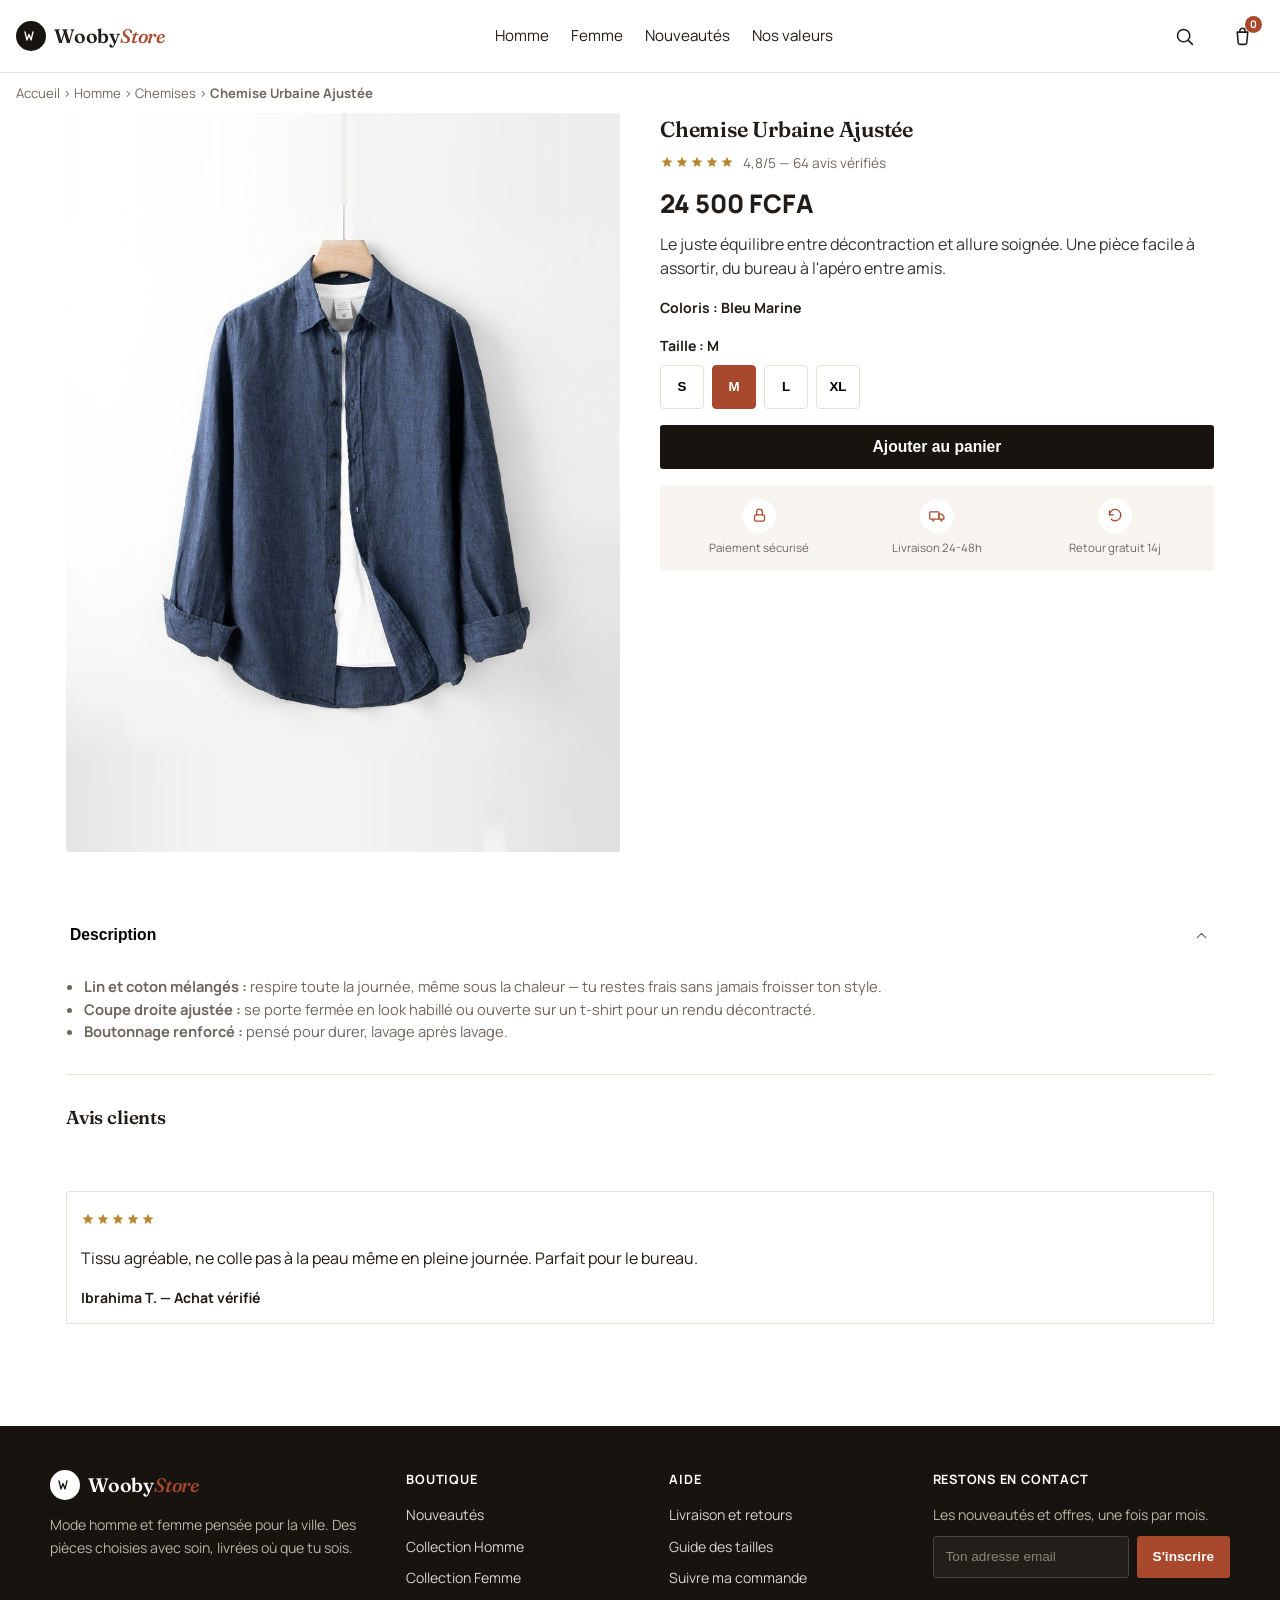
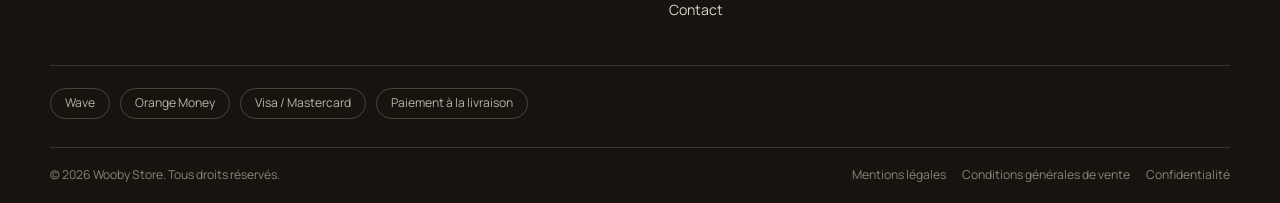
<file: produit-2.html>
<!DOCTYPE html>
<html lang="fr">
<head>
<meta charset="UTF-8">
<meta name="viewport" content="width=device-width, initial-scale=1.0">
<title>Chemise Urbaine Ajustée — Wooby Store</title>
<link rel="stylesheet" href="css/style.css">
</head>
<body>

<header class="site-header">
  <div class="header-bar">
    <button class="menu-burger" onclick="toggleMenuMobile()" aria-label="Ouvrir le menu"><svg class="icon" viewBox="0 0 24 24" fill="none" stroke="currentColor" stroke-width="1.8" stroke-linecap="round" stroke-linejoin="round" aria-hidden="true"><line x1="3" y1="6" x2="21" y2="6"/><line x1="3" y1="12" x2="21" y2="12"/><line x1="3" y1="18" x2="21" y2="18"/></svg></button>
    <a href="index.html" class="logo"><span class="logo-marque" aria-hidden="true"><svg viewBox="0 0 32 32"><path d="M4 8l4 16 4-11 4 11 4-16" fill="none" stroke="currentColor" stroke-width="2.6" stroke-linecap="round" stroke-linejoin="round"/></svg></span><span class="logo-texte">Wooby<em>Store</em></span></a>
    <nav class="nav-principale">
      <a href="categorie-homme.html">Homme</a>
      <a href="categorie-femme.html">Femme</a>
      <a href="liste-produits.html?cat=nouveautes">Nouveautés</a>
      <a href="index.html#a-propos">Nos valeurs</a>
    </nav>
    <div class="header-icones">
      <button class="icone-btn" aria-label="Rechercher"><svg class="icon" viewBox="0 0 24 24" fill="none" stroke="currentColor" stroke-width="1.8" stroke-linecap="round" stroke-linejoin="round" aria-hidden="true"><circle cx="11" cy="11" r="7"/><line x1="21" y1="21" x2="16.65" y2="16.65"/></svg></button>
      <a href="panier.html" class="icone-btn" aria-label="Panier"><svg class="icon" viewBox="0 0 24 24" fill="none" stroke="currentColor" stroke-width="1.8" stroke-linecap="round" stroke-linejoin="round" aria-hidden="true"><path d="M6 7h12l-1.1 12.1a2 2 0 0 1-2 1.9H9.1a2 2 0 0 1-2-1.9L6 7z"/><path d="M9 7V5.5a3 3 0 0 1 6 0V7"/></svg><span class="badge-panier">0</span></a>
    </div>
  </div>
  <div class="menu-mobile" id="menu-mobile">
    <a href="categorie-homme.html">Homme</a>
    <a href="categorie-femme.html">Femme</a>
    <a href="liste-produits.html?cat=nouveautes">Nouveautés</a>
    <a href="index.html#a-propos">Nos valeurs</a>
  </div>
</header>

<nav class="fil-ariane">
  <a href="index.html">Accueil</a> &rsaquo;
  <a href="categorie-homme.html">Homme</a> &rsaquo;
  <a href="liste-produits.html?cat=chemises">Chemises</a> &rsaquo;
  <strong>Chemise Urbaine Ajustée</strong>
</nav>

<div class="page-produit">
  <div class="container">

    <div class="galerie">
      <div class="galerie-principale">
        <img id="image-principale" src="images/chemise-homme.jpg" alt="Chemise Urbaine Ajustée bleu marine sur cintre">
      </div>
    </div>

    <div class="zone-achat">
      <h1>Chemise Urbaine Ajustée</h1>
      <div class="note-avis">
        <span class="etoiles"><svg class="icon-star" viewBox="0 0 24 24" aria-hidden="true"><polygon points="12,3 14.6,9.1 21.3,9.7 16.2,14.1 17.7,20.6 12,17.1 6.3,20.6 7.8,14.1 2.7,9.7 9.4,9.1"/></svg><svg class="icon-star" viewBox="0 0 24 24" aria-hidden="true"><polygon points="12,3 14.6,9.1 21.3,9.7 16.2,14.1 17.7,20.6 12,17.1 6.3,20.6 7.8,14.1 2.7,9.7 9.4,9.1"/></svg><svg class="icon-star" viewBox="0 0 24 24" aria-hidden="true"><polygon points="12,3 14.6,9.1 21.3,9.7 16.2,14.1 17.7,20.6 12,17.1 6.3,20.6 7.8,14.1 2.7,9.7 9.4,9.1"/></svg><svg class="icon-star" viewBox="0 0 24 24" aria-hidden="true"><polygon points="12,3 14.6,9.1 21.3,9.7 16.2,14.1 17.7,20.6 12,17.1 6.3,20.6 7.8,14.1 2.7,9.7 9.4,9.1"/></svg><svg class="icon-star" viewBox="0 0 24 24" aria-hidden="true"><polygon points="12,3 14.6,9.1 21.3,9.7 16.2,14.1 17.7,20.6 12,17.1 6.3,20.6 7.8,14.1 2.7,9.7 9.4,9.1"/></svg></span>
        <span>4,8/5 — 64 avis vérifiés</span>
      </div>

      <div class="prix-produit">24 500 FCFA</div>

      <p style="margin:-6px 0 16px; color:#333;">
        Le juste équilibre entre décontraction et allure soignée. Une pièce facile à assortir, du bureau à l'apéro entre amis.
      </p>

      <div class="selecteur">
        <label>Coloris : <span id="couleur-choisie">Bleu Marine</span></label>
      </div>

      <div class="selecteur">
        <label>Taille : <span id="taille-choisie">M</span></label>
        <div class="options-taille">
          <button class="pastille-taille" onclick="choisirTaille('S', this)">S</button>
          <button class="pastille-taille actif" onclick="choisirTaille('M', this)">M</button>
          <button class="pastille-taille" onclick="choisirTaille('L', this)">L</button>
          <button class="pastille-taille" onclick="choisirTaille('XL', this)">XL</button>
        </div>
      </div>

      <div class="cta-desktop">
        <button class="btn btn-primaire btn-large"
          onclick="ajouterAuPanier({id:'chemise', nom:'Chemise Urbaine Ajustée', prix:24500, image:'images/chemise-homme.jpg', couleur: document.getElementById('couleur-choisie').textContent, taille: document.getElementById('taille-choisie').textContent, quantite:1}); window.location.href='panier.html';">
          Ajouter au panier
        </button>
      </div>

      <div class="reassurance">
        <div class="item"><span class="picto"><svg class="icon" viewBox="0 0 24 24" fill="none" stroke="currentColor" stroke-width="1.8" stroke-linecap="round" stroke-linejoin="round" aria-hidden="true"><rect x="5" y="11" width="14" height="9" rx="2"/><path d="M8 11V7a4 4 0 0 1 8 0v4"/></svg></span>Paiement sécurisé</div>
        <div class="item"><span class="picto"><svg class="icon" viewBox="0 0 24 24" fill="none" stroke="currentColor" stroke-width="1.8" stroke-linecap="round" stroke-linejoin="round" aria-hidden="true"><rect x="1" y="7" width="13" height="10" rx="1"/><path d="M14 10h4l3 3.2V17h-7v-7z"/><circle cx="6" cy="19" r="1.6" fill="currentColor" stroke="none"/><circle cx="17.5" cy="19" r="1.6" fill="currentColor" stroke="none"/></svg></span>Livraison 24-48h</div>
        <div class="item"><span class="picto"><svg class="icon" viewBox="0 0 24 24" fill="none" stroke="currentColor" stroke-width="1.8" stroke-linecap="round" stroke-linejoin="round" aria-hidden="true"><path d="M3.5 11a8 8 0 1 1 2.4 6.2"/><polyline points="3.5 5.5 3.5 11 9 11"/></svg></span>Retour gratuit 14j</div>
      </div>
    </div>

    <div class="onglets">
      <div class="accordeon-item ouvert">
        <button class="accordeon-titre" onclick="toggleAccordeon(this)">Description <span class="fleche"><svg class="icon" viewBox="0 0 24 24" fill="none" stroke="currentColor" stroke-width="1.8" stroke-linecap="round" stroke-linejoin="round" aria-hidden="true"><polyline points="6 9 12 15 18 9"/></svg></span></button>
        <div class="accordeon-contenu">
          <ul>
            <li><strong>Lin et coton mélangés :</strong> respire toute la journée, même sous la chaleur — tu restes frais sans jamais froisser ton style.</li>
            <li><strong>Coupe droite ajustée :</strong> se porte fermée en look habillé ou ouverte sur un t-shirt pour un rendu décontracté.</li>
            <li><strong>Boutonnage renforcé :</strong> pensé pour durer, lavage après lavage.</li>
          </ul>
        </div>
      </div>
      <h3 style="margin-top:28px;">Avis clients</h3>
    </div>
    <div class="avis-liste">
      <div class="avis-carte">
        <span class="etoiles"><svg class="icon-star" viewBox="0 0 24 24" aria-hidden="true"><polygon points="12,3 14.6,9.1 21.3,9.7 16.2,14.1 17.7,20.6 12,17.1 6.3,20.6 7.8,14.1 2.7,9.7 9.4,9.1"/></svg><svg class="icon-star" viewBox="0 0 24 24" aria-hidden="true"><polygon points="12,3 14.6,9.1 21.3,9.7 16.2,14.1 17.7,20.6 12,17.1 6.3,20.6 7.8,14.1 2.7,9.7 9.4,9.1"/></svg><svg class="icon-star" viewBox="0 0 24 24" aria-hidden="true"><polygon points="12,3 14.6,9.1 21.3,9.7 16.2,14.1 17.7,20.6 12,17.1 6.3,20.6 7.8,14.1 2.7,9.7 9.4,9.1"/></svg><svg class="icon-star" viewBox="0 0 24 24" aria-hidden="true"><polygon points="12,3 14.6,9.1 21.3,9.7 16.2,14.1 17.7,20.6 12,17.1 6.3,20.6 7.8,14.1 2.7,9.7 9.4,9.1"/></svg><svg class="icon-star" viewBox="0 0 24 24" aria-hidden="true"><polygon points="12,3 14.6,9.1 21.3,9.7 16.2,14.1 17.7,20.6 12,17.1 6.3,20.6 7.8,14.1 2.7,9.7 9.4,9.1"/></svg></span>
        <p>Tissu agréable, ne colle pas à la peau même en pleine journée. Parfait pour le bureau.</p>
        <div class="auteur">Ibrahima T. — Achat vérifié</div>
      </div>
    </div>

  </div>
</div>

<footer class="site-footer" id="a-propos">
  <div class="footer-haut">
    <div class="footer-marque">
      <span class="logo"><span class="logo-marque" aria-hidden="true"><svg viewBox="0 0 32 32"><path d="M4 8l4 16 4-11 4 11 4-16" fill="none" stroke="currentColor" stroke-width="2.6" stroke-linecap="round" stroke-linejoin="round"/></svg></span><span class="logo-texte">Wooby<em>Store</em></span></span>
      <p>Mode homme et femme pensée pour la ville. Des pièces choisies avec soin, livrées où que tu sois.</p>
    </div>

    <div class="footer-colonne">
      <h4>Boutique</h4>
      <ul>
        <li><a href="liste-produits.html?cat=nouveautes">Nouveautés</a></li>
        <li><a href="categorie-homme.html">Collection Homme</a></li>
        <li><a href="categorie-femme.html">Collection Femme</a></li>
      </ul>
    </div>

    <div class="footer-colonne">
      <h4>Aide</h4>
      <ul>
        <li><a href="#">Livraison et retours</a></li>
        <li><a href="#">Guide des tailles</a></li>
        <li><a href="#">Suivre ma commande</a></li>
        <li><a href="#">Contact</a></li>
      </ul>
    </div>

    <div class="footer-colonne footer-newsletter">
      <h4>Restons en contact</h4>
      <p style="margin:0 0 10px; color:#b9b2a6;">Les nouveautés et offres, une fois par mois.</p>
      <form onsubmit="return false;">
        <input type="email" placeholder="Ton adresse email" aria-label="Adresse email">
        <button type="submit">S'inscrire</button>
      </form>
    </div>
  </div>

  <div class="footer-paiements">
    <span>Wave</span>
    <span>Orange Money</span>
    <span>Visa / Mastercard</span>
    <span>Paiement à la livraison</span>
  </div>

  <div class="footer-bas">
    <span>© 2026 Wooby Store. Tous droits réservés.</span>
    <nav>
      <a href="#">Mentions légales</a>
      <a href="#">Conditions générales de vente</a>
      <a href="#">Confidentialité</a>
    </nav>
  </div>
</footer>

<div class="cta-flottant">
  <span class="prix-mini">24 500 FCFA</span>
  <button class="btn btn-primaire" style="flex:1;"
    onclick="ajouterAuPanier({id:'chemise', nom:'Chemise Urbaine Ajustée', prix:24500, image:'images/chemise-homme.jpg', couleur: document.getElementById('couleur-choisie').textContent, taille: document.getElementById('taille-choisie').textContent, quantite:1}); window.location.href='panier.html';">
    Ajouter au panier
  </button>
</div>

<script src="js/script.js"></script>
</body>
</html>
</file>
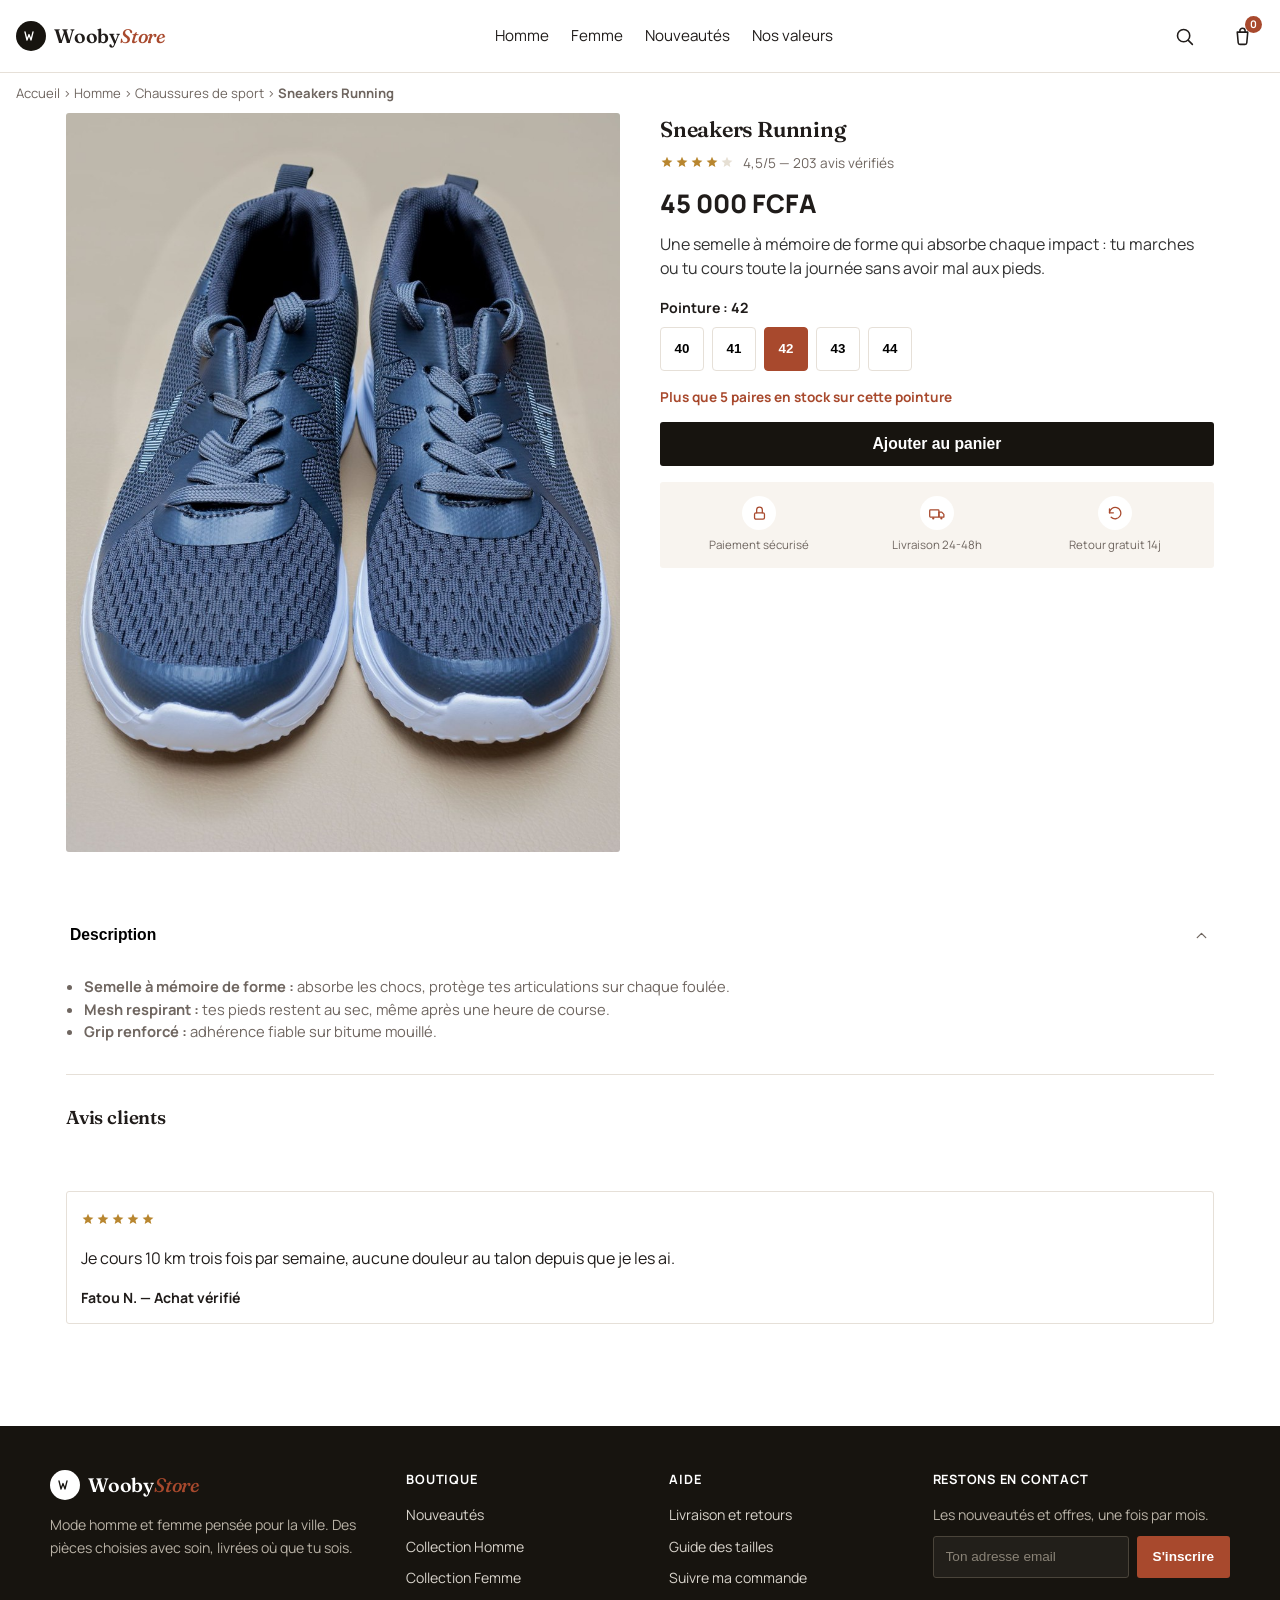
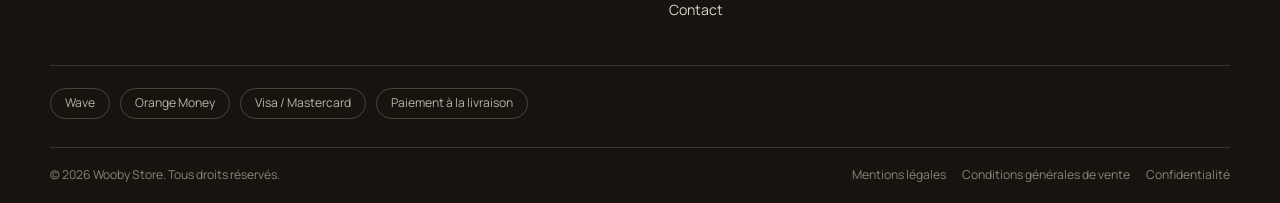
<file: produit-3.html>
<!DOCTYPE html>
<html lang="fr">
<head>
<meta charset="UTF-8">
<meta name="viewport" content="width=device-width, initial-scale=1.0">
<title>Sneakers Running — Wooby Store</title>
<link rel="stylesheet" href="css/style.css">
</head>
<body>

<header class="site-header">
  <div class="header-bar">
    <button class="menu-burger" onclick="toggleMenuMobile()" aria-label="Ouvrir le menu"><svg class="icon" viewBox="0 0 24 24" fill="none" stroke="currentColor" stroke-width="1.8" stroke-linecap="round" stroke-linejoin="round" aria-hidden="true"><line x1="3" y1="6" x2="21" y2="6"/><line x1="3" y1="12" x2="21" y2="12"/><line x1="3" y1="18" x2="21" y2="18"/></svg></button>
    <a href="index.html" class="logo"><span class="logo-marque" aria-hidden="true"><svg viewBox="0 0 32 32"><path d="M4 8l4 16 4-11 4 11 4-16" fill="none" stroke="currentColor" stroke-width="2.6" stroke-linecap="round" stroke-linejoin="round"/></svg></span><span class="logo-texte">Wooby<em>Store</em></span></a>
    <nav class="nav-principale">
      <a href="categorie-homme.html">Homme</a>
      <a href="categorie-femme.html">Femme</a>
      <a href="liste-produits.html?cat=nouveautes">Nouveautés</a>
      <a href="index.html#a-propos">Nos valeurs</a>
    </nav>
    <div class="header-icones">
      <button class="icone-btn" aria-label="Rechercher"><svg class="icon" viewBox="0 0 24 24" fill="none" stroke="currentColor" stroke-width="1.8" stroke-linecap="round" stroke-linejoin="round" aria-hidden="true"><circle cx="11" cy="11" r="7"/><line x1="21" y1="21" x2="16.65" y2="16.65"/></svg></button>
      <a href="panier.html" class="icone-btn" aria-label="Panier"><svg class="icon" viewBox="0 0 24 24" fill="none" stroke="currentColor" stroke-width="1.8" stroke-linecap="round" stroke-linejoin="round" aria-hidden="true"><path d="M6 7h12l-1.1 12.1a2 2 0 0 1-2 1.9H9.1a2 2 0 0 1-2-1.9L6 7z"/><path d="M9 7V5.5a3 3 0 0 1 6 0V7"/></svg><span class="badge-panier">0</span></a>
    </div>
  </div>
  <div class="menu-mobile" id="menu-mobile">
    <a href="categorie-homme.html">Homme</a>
    <a href="categorie-femme.html">Femme</a>
    <a href="liste-produits.html?cat=nouveautes">Nouveautés</a>
    <a href="index.html#a-propos">Nos valeurs</a>
  </div>
</header>

<nav class="fil-ariane">
  <a href="index.html">Accueil</a> &rsaquo;
  <a href="categorie-homme.html">Homme</a> &rsaquo;
  <a href="liste-produits.html?cat=chaussures-sport">Chaussures de sport</a> &rsaquo;
  <strong>Sneakers Running</strong>
</nav>

<div class="page-produit">
  <div class="container">

    <div class="galerie">
      <div class="galerie-principale">
        <img id="image-principale" src="images/sneakers.jpg" alt="Sneakers Running">
      </div>
    </div>

    <div class="zone-achat">
      <h1>Sneakers Running</h1>
      <div class="note-avis">
        <span class="etoiles"><svg class="icon-star" viewBox="0 0 24 24" aria-hidden="true"><polygon points="12,3 14.6,9.1 21.3,9.7 16.2,14.1 17.7,20.6 12,17.1 6.3,20.6 7.8,14.1 2.7,9.7 9.4,9.1"/></svg><svg class="icon-star" viewBox="0 0 24 24" aria-hidden="true"><polygon points="12,3 14.6,9.1 21.3,9.7 16.2,14.1 17.7,20.6 12,17.1 6.3,20.6 7.8,14.1 2.7,9.7 9.4,9.1"/></svg><svg class="icon-star" viewBox="0 0 24 24" aria-hidden="true"><polygon points="12,3 14.6,9.1 21.3,9.7 16.2,14.1 17.7,20.6 12,17.1 6.3,20.6 7.8,14.1 2.7,9.7 9.4,9.1"/></svg><svg class="icon-star" viewBox="0 0 24 24" aria-hidden="true"><polygon points="12,3 14.6,9.1 21.3,9.7 16.2,14.1 17.7,20.6 12,17.1 6.3,20.6 7.8,14.1 2.7,9.7 9.4,9.1"/></svg><svg class="icon-star icon-star-vide" viewBox="0 0 24 24" aria-hidden="true"><polygon points="12,3 14.6,9.1 21.3,9.7 16.2,14.1 17.7,20.6 12,17.1 6.3,20.6 7.8,14.1 2.7,9.7 9.4,9.1"/></svg></span>
        <span>4,5/5 — 203 avis vérifiés</span>
      </div>

      <div class="prix-produit">45 000 FCFA</div>

      <p style="margin:-6px 0 16px; color:#333;">
        Une semelle à mémoire de forme qui absorbe chaque impact : tu marches ou tu cours toute la journée sans avoir mal aux pieds.
      </p>

      <div class="selecteur">
        <label>Pointure : <span id="taille-choisie">42</span></label>
        <div class="options-taille">
          <button class="pastille-taille" onclick="choisirTaille('40', this)">40</button>
          <button class="pastille-taille" onclick="choisirTaille('41', this)">41</button>
          <button class="pastille-taille actif" onclick="choisirTaille('42', this)">42</button>
          <button class="pastille-taille" onclick="choisirTaille('43', this)">43</button>
          <button class="pastille-taille" onclick="choisirTaille('44', this)">44</button>
        </div>
      </div>

      <p class="stock-info">Plus que 5 paires en stock sur cette pointure</p>

      <div class="cta-desktop">
        <button class="btn btn-primaire btn-large"
          onclick="ajouterAuPanier({id:'sneakers', nom:'Sneakers Running', prix:45000, image:'images/sneakers.jpg', couleur:'Standard', taille: document.getElementById('taille-choisie').textContent, quantite:1}); window.location.href='panier.html';">
          Ajouter au panier
        </button>
      </div>

      <div class="reassurance">
        <div class="item"><span class="picto"><svg class="icon" viewBox="0 0 24 24" fill="none" stroke="currentColor" stroke-width="1.8" stroke-linecap="round" stroke-linejoin="round" aria-hidden="true"><rect x="5" y="11" width="14" height="9" rx="2"/><path d="M8 11V7a4 4 0 0 1 8 0v4"/></svg></span>Paiement sécurisé</div>
        <div class="item"><span class="picto"><svg class="icon" viewBox="0 0 24 24" fill="none" stroke="currentColor" stroke-width="1.8" stroke-linecap="round" stroke-linejoin="round" aria-hidden="true"><rect x="1" y="7" width="13" height="10" rx="1"/><path d="M14 10h4l3 3.2V17h-7v-7z"/><circle cx="6" cy="19" r="1.6" fill="currentColor" stroke="none"/><circle cx="17.5" cy="19" r="1.6" fill="currentColor" stroke="none"/></svg></span>Livraison 24-48h</div>
        <div class="item"><span class="picto"><svg class="icon" viewBox="0 0 24 24" fill="none" stroke="currentColor" stroke-width="1.8" stroke-linecap="round" stroke-linejoin="round" aria-hidden="true"><path d="M3.5 11a8 8 0 1 1 2.4 6.2"/><polyline points="3.5 5.5 3.5 11 9 11"/></svg></span>Retour gratuit 14j</div>
      </div>
    </div>

    <div class="onglets">
      <div class="accordeon-item ouvert">
        <button class="accordeon-titre" onclick="toggleAccordeon(this)">Description <span class="fleche"><svg class="icon" viewBox="0 0 24 24" fill="none" stroke="currentColor" stroke-width="1.8" stroke-linecap="round" stroke-linejoin="round" aria-hidden="true"><polyline points="6 9 12 15 18 9"/></svg></span></button>
        <div class="accordeon-contenu">
          <ul>
            <li><strong>Semelle à mémoire de forme :</strong> absorbe les chocs, protège tes articulations sur chaque foulée.</li>
            <li><strong>Mesh respirant :</strong> tes pieds restent au sec, même après une heure de course.</li>
            <li><strong>Grip renforcé :</strong> adhérence fiable sur bitume mouillé.</li>
          </ul>
        </div>
      </div>
      <h3 style="margin-top:28px;">Avis clients</h3>
    </div>
    <div class="avis-liste">
      <div class="avis-carte">
        <span class="etoiles"><svg class="icon-star" viewBox="0 0 24 24" aria-hidden="true"><polygon points="12,3 14.6,9.1 21.3,9.7 16.2,14.1 17.7,20.6 12,17.1 6.3,20.6 7.8,14.1 2.7,9.7 9.4,9.1"/></svg><svg class="icon-star" viewBox="0 0 24 24" aria-hidden="true"><polygon points="12,3 14.6,9.1 21.3,9.7 16.2,14.1 17.7,20.6 12,17.1 6.3,20.6 7.8,14.1 2.7,9.7 9.4,9.1"/></svg><svg class="icon-star" viewBox="0 0 24 24" aria-hidden="true"><polygon points="12,3 14.6,9.1 21.3,9.7 16.2,14.1 17.7,20.6 12,17.1 6.3,20.6 7.8,14.1 2.7,9.7 9.4,9.1"/></svg><svg class="icon-star" viewBox="0 0 24 24" aria-hidden="true"><polygon points="12,3 14.6,9.1 21.3,9.7 16.2,14.1 17.7,20.6 12,17.1 6.3,20.6 7.8,14.1 2.7,9.7 9.4,9.1"/></svg><svg class="icon-star" viewBox="0 0 24 24" aria-hidden="true"><polygon points="12,3 14.6,9.1 21.3,9.7 16.2,14.1 17.7,20.6 12,17.1 6.3,20.6 7.8,14.1 2.7,9.7 9.4,9.1"/></svg></span>
        <p>Je cours 10 km trois fois par semaine, aucune douleur au talon depuis que je les ai.</p>
        <div class="auteur">Fatou N. — Achat vérifié</div>
      </div>
    </div>

  </div>
</div>

<footer class="site-footer" id="a-propos">
  <div class="footer-haut">
    <div class="footer-marque">
      <span class="logo"><span class="logo-marque" aria-hidden="true"><svg viewBox="0 0 32 32"><path d="M4 8l4 16 4-11 4 11 4-16" fill="none" stroke="currentColor" stroke-width="2.6" stroke-linecap="round" stroke-linejoin="round"/></svg></span><span class="logo-texte">Wooby<em>Store</em></span></span>
      <p>Mode homme et femme pensée pour la ville. Des pièces choisies avec soin, livrées où que tu sois.</p>
    </div>

    <div class="footer-colonne">
      <h4>Boutique</h4>
      <ul>
        <li><a href="liste-produits.html?cat=nouveautes">Nouveautés</a></li>
        <li><a href="categorie-homme.html">Collection Homme</a></li>
        <li><a href="categorie-femme.html">Collection Femme</a></li>
      </ul>
    </div>

    <div class="footer-colonne">
      <h4>Aide</h4>
      <ul>
        <li><a href="#">Livraison et retours</a></li>
        <li><a href="#">Guide des tailles</a></li>
        <li><a href="#">Suivre ma commande</a></li>
        <li><a href="#">Contact</a></li>
      </ul>
    </div>

    <div class="footer-colonne footer-newsletter">
      <h4>Restons en contact</h4>
      <p style="margin:0 0 10px; color:#b9b2a6;">Les nouveautés et offres, une fois par mois.</p>
      <form onsubmit="return false;">
        <input type="email" placeholder="Ton adresse email" aria-label="Adresse email">
        <button type="submit">S'inscrire</button>
      </form>
    </div>
  </div>

  <div class="footer-paiements">
    <span>Wave</span>
    <span>Orange Money</span>
    <span>Visa / Mastercard</span>
    <span>Paiement à la livraison</span>
  </div>

  <div class="footer-bas">
    <span>© 2026 Wooby Store. Tous droits réservés.</span>
    <nav>
      <a href="#">Mentions légales</a>
      <a href="#">Conditions générales de vente</a>
      <a href="#">Confidentialité</a>
    </nav>
  </div>
</footer>

<div class="cta-flottant">
  <span class="prix-mini">45 000 FCFA</span>
  <button class="btn btn-primaire" style="flex:1;"
    onclick="ajouterAuPanier({id:'sneakers', nom:'Sneakers Running', prix:45000, image:'images/sneakers.jpg', couleur:'Standard', taille: document.getElementById('taille-choisie').textContent, quantite:1}); window.location.href='panier.html';">
    Ajouter au panier
  </button>
</div>

<script src="js/script.js"></script>
</body>
</html>
</file>
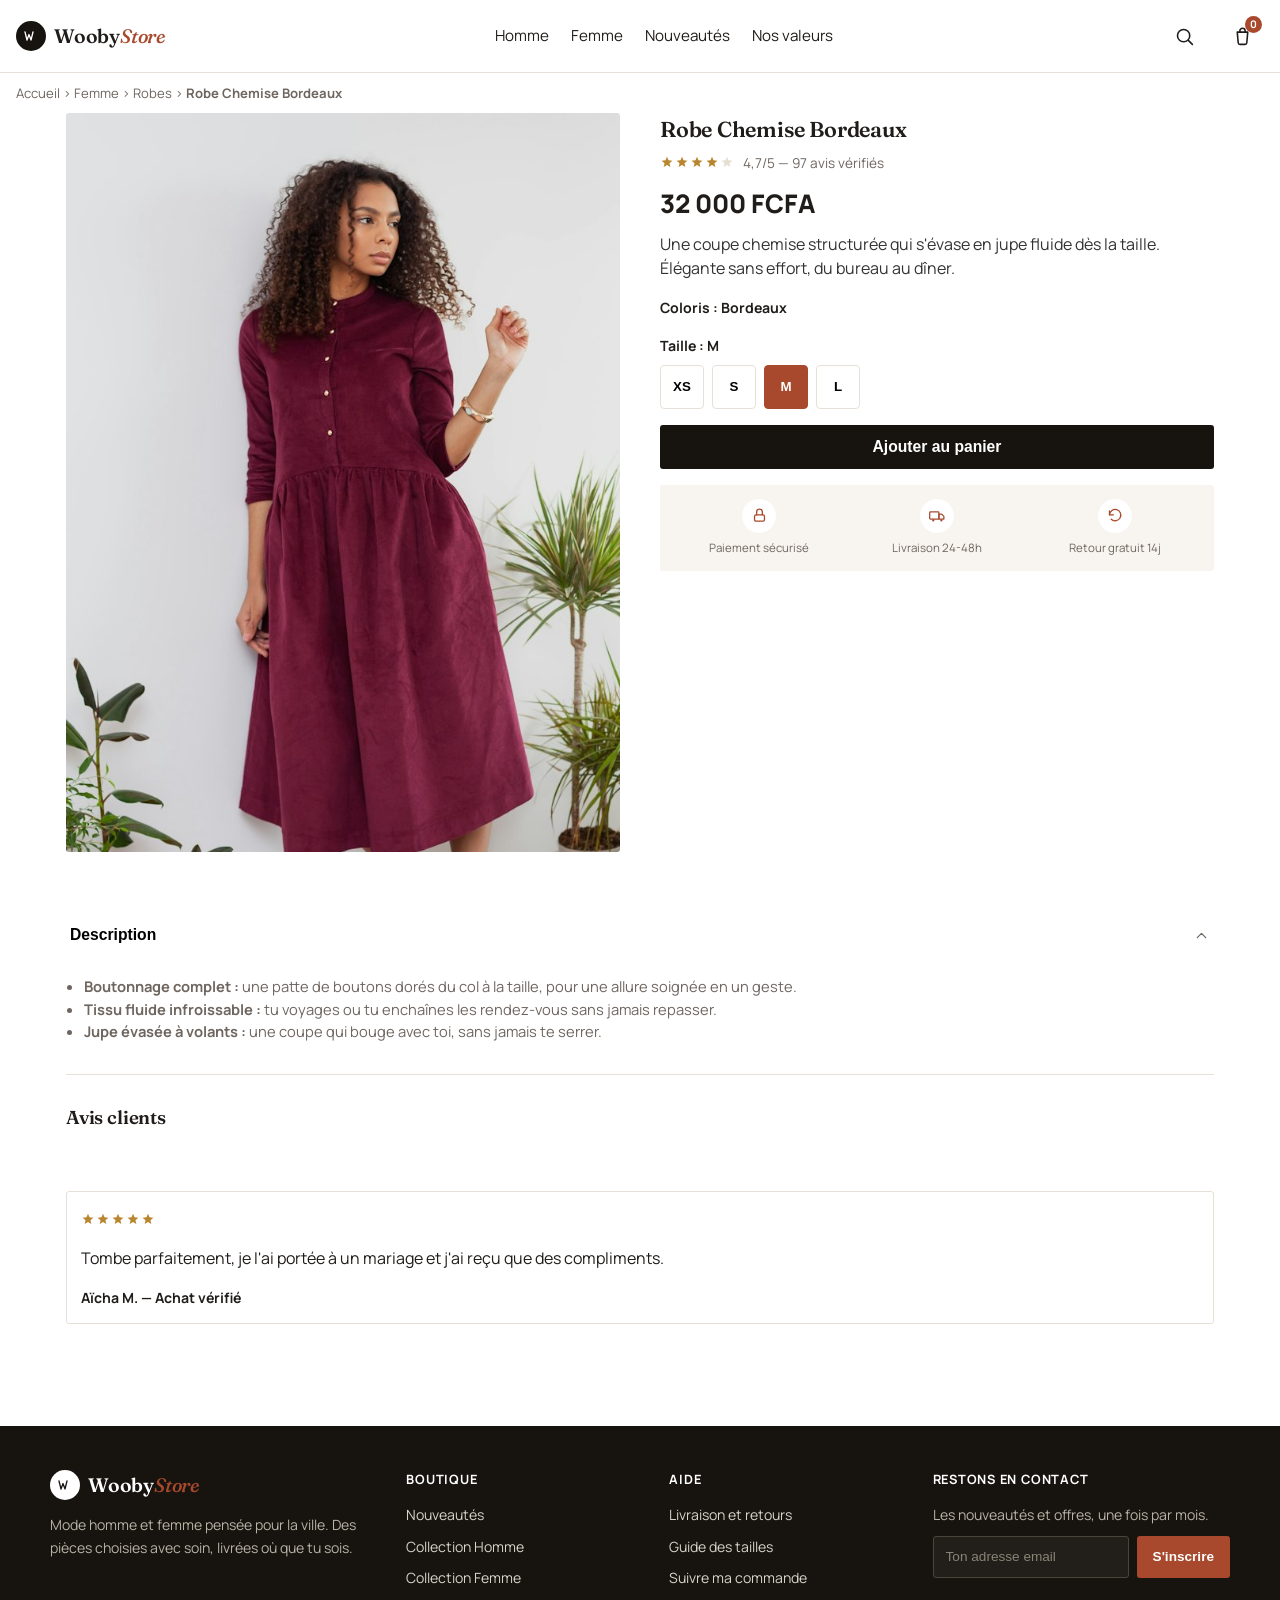
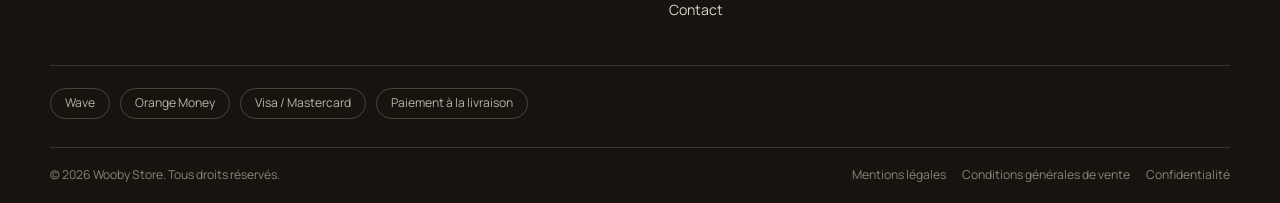
<file: produit-4.html>
<!DOCTYPE html>
<html lang="fr">
<head>
<meta charset="UTF-8">
<meta name="viewport" content="width=device-width, initial-scale=1.0">
<title>Robe Chemise Bordeaux — Wooby Store</title>
<link rel="stylesheet" href="css/style.css">
</head>
<body>

<header class="site-header">
  <div class="header-bar">
    <button class="menu-burger" onclick="toggleMenuMobile()" aria-label="Ouvrir le menu"><svg class="icon" viewBox="0 0 24 24" fill="none" stroke="currentColor" stroke-width="1.8" stroke-linecap="round" stroke-linejoin="round" aria-hidden="true"><line x1="3" y1="6" x2="21" y2="6"/><line x1="3" y1="12" x2="21" y2="12"/><line x1="3" y1="18" x2="21" y2="18"/></svg></button>
    <a href="index.html" class="logo"><span class="logo-marque" aria-hidden="true"><svg viewBox="0 0 32 32"><path d="M4 8l4 16 4-11 4 11 4-16" fill="none" stroke="currentColor" stroke-width="2.6" stroke-linecap="round" stroke-linejoin="round"/></svg></span><span class="logo-texte">Wooby<em>Store</em></span></a>
    <nav class="nav-principale">
      <a href="categorie-homme.html">Homme</a>
      <a href="categorie-femme.html">Femme</a>
      <a href="liste-produits.html?cat=nouveautes">Nouveautés</a>
      <a href="index.html#a-propos">Nos valeurs</a>
    </nav>
    <div class="header-icones">
      <button class="icone-btn" aria-label="Rechercher"><svg class="icon" viewBox="0 0 24 24" fill="none" stroke="currentColor" stroke-width="1.8" stroke-linecap="round" stroke-linejoin="round" aria-hidden="true"><circle cx="11" cy="11" r="7"/><line x1="21" y1="21" x2="16.65" y2="16.65"/></svg></button>
      <a href="panier.html" class="icone-btn" aria-label="Panier"><svg class="icon" viewBox="0 0 24 24" fill="none" stroke="currentColor" stroke-width="1.8" stroke-linecap="round" stroke-linejoin="round" aria-hidden="true"><path d="M6 7h12l-1.1 12.1a2 2 0 0 1-2 1.9H9.1a2 2 0 0 1-2-1.9L6 7z"/><path d="M9 7V5.5a3 3 0 0 1 6 0V7"/></svg><span class="badge-panier">0</span></a>
    </div>
  </div>
  <div class="menu-mobile" id="menu-mobile">
    <a href="categorie-homme.html">Homme</a>
    <a href="categorie-femme.html">Femme</a>
    <a href="liste-produits.html?cat=nouveautes">Nouveautés</a>
    <a href="index.html#a-propos">Nos valeurs</a>
  </div>
</header>

<nav class="fil-ariane">
  <a href="index.html">Accueil</a> &rsaquo;
  <a href="categorie-femme.html">Femme</a> &rsaquo;
  <a href="liste-produits.html?cat=robes">Robes</a> &rsaquo;
  <strong>Robe Chemise Bordeaux</strong>
</nav>

<div class="page-produit">
  <div class="container">

    <div class="galerie">
      <div class="galerie-principale">
        <img id="image-principale" src="images/robe-femme.jpg" alt="Robe Chemise Bordeaux, vue de face">
      </div>
    </div>

    <div class="zone-achat">
      <h1>Robe Chemise Bordeaux</h1>
      <div class="note-avis">
        <span class="etoiles"><svg class="icon-star" viewBox="0 0 24 24" aria-hidden="true"><polygon points="12,3 14.6,9.1 21.3,9.7 16.2,14.1 17.7,20.6 12,17.1 6.3,20.6 7.8,14.1 2.7,9.7 9.4,9.1"/></svg><svg class="icon-star" viewBox="0 0 24 24" aria-hidden="true"><polygon points="12,3 14.6,9.1 21.3,9.7 16.2,14.1 17.7,20.6 12,17.1 6.3,20.6 7.8,14.1 2.7,9.7 9.4,9.1"/></svg><svg class="icon-star" viewBox="0 0 24 24" aria-hidden="true"><polygon points="12,3 14.6,9.1 21.3,9.7 16.2,14.1 17.7,20.6 12,17.1 6.3,20.6 7.8,14.1 2.7,9.7 9.4,9.1"/></svg><svg class="icon-star" viewBox="0 0 24 24" aria-hidden="true"><polygon points="12,3 14.6,9.1 21.3,9.7 16.2,14.1 17.7,20.6 12,17.1 6.3,20.6 7.8,14.1 2.7,9.7 9.4,9.1"/></svg><svg class="icon-star icon-star-vide" viewBox="0 0 24 24" aria-hidden="true"><polygon points="12,3 14.6,9.1 21.3,9.7 16.2,14.1 17.7,20.6 12,17.1 6.3,20.6 7.8,14.1 2.7,9.7 9.4,9.1"/></svg></span>
        <span>4,7/5 — 97 avis vérifiés</span>
      </div>

      <div class="prix-produit">32 000 FCFA</div>

      <p style="margin:-6px 0 16px; color:#333;">
        Une coupe chemise structurée qui s'évase en jupe fluide dès la taille. Élégante sans effort, du bureau au dîner.
      </p>

      <div class="selecteur">
        <label>Coloris : <span id="couleur-choisie">Bordeaux</span></label>
      </div>

      <div class="selecteur">
        <label>Taille : <span id="taille-choisie">M</span></label>
        <div class="options-taille">
          <button class="pastille-taille" onclick="choisirTaille('XS', this)">XS</button>
          <button class="pastille-taille" onclick="choisirTaille('S', this)">S</button>
          <button class="pastille-taille actif" onclick="choisirTaille('M', this)">M</button>
          <button class="pastille-taille" onclick="choisirTaille('L', this)">L</button>
        </div>
      </div>

      <div class="cta-desktop">
        <button class="btn btn-primaire btn-large"
          onclick="ajouterAuPanier({id:'robe', nom:'Robe Chemise Bordeaux', prix:32000, image:'images/robe-femme.jpg', couleur: document.getElementById('couleur-choisie').textContent, taille: document.getElementById('taille-choisie').textContent, quantite:1}); window.location.href='panier.html';">
          Ajouter au panier
        </button>
      </div>

      <div class="reassurance">
        <div class="item"><span class="picto"><svg class="icon" viewBox="0 0 24 24" fill="none" stroke="currentColor" stroke-width="1.8" stroke-linecap="round" stroke-linejoin="round" aria-hidden="true"><rect x="5" y="11" width="14" height="9" rx="2"/><path d="M8 11V7a4 4 0 0 1 8 0v4"/></svg></span>Paiement sécurisé</div>
        <div class="item"><span class="picto"><svg class="icon" viewBox="0 0 24 24" fill="none" stroke="currentColor" stroke-width="1.8" stroke-linecap="round" stroke-linejoin="round" aria-hidden="true"><rect x="1" y="7" width="13" height="10" rx="1"/><path d="M14 10h4l3 3.2V17h-7v-7z"/><circle cx="6" cy="19" r="1.6" fill="currentColor" stroke="none"/><circle cx="17.5" cy="19" r="1.6" fill="currentColor" stroke="none"/></svg></span>Livraison 24-48h</div>
        <div class="item"><span class="picto"><svg class="icon" viewBox="0 0 24 24" fill="none" stroke="currentColor" stroke-width="1.8" stroke-linecap="round" stroke-linejoin="round" aria-hidden="true"><path d="M3.5 11a8 8 0 1 1 2.4 6.2"/><polyline points="3.5 5.5 3.5 11 9 11"/></svg></span>Retour gratuit 14j</div>
      </div>
    </div>

    <div class="onglets">
      <div class="accordeon-item ouvert">
        <button class="accordeon-titre" onclick="toggleAccordeon(this)">Description <span class="fleche"><svg class="icon" viewBox="0 0 24 24" fill="none" stroke="currentColor" stroke-width="1.8" stroke-linecap="round" stroke-linejoin="round" aria-hidden="true"><polyline points="6 9 12 15 18 9"/></svg></span></button>
        <div class="accordeon-contenu">
          <ul>
            <li><strong>Boutonnage complet :</strong> une patte de boutons dorés du col à la taille, pour une allure soignée en un geste.</li>
            <li><strong>Tissu fluide infroissable :</strong> tu voyages ou tu enchaînes les rendez-vous sans jamais repasser.</li>
            <li><strong>Jupe évasée à volants :</strong> une coupe qui bouge avec toi, sans jamais te serrer.</li>
          </ul>
        </div>
      </div>
      <h3 style="margin-top:28px;">Avis clients</h3>
    </div>
    <div class="avis-liste">
      <div class="avis-carte">
        <span class="etoiles"><svg class="icon-star" viewBox="0 0 24 24" aria-hidden="true"><polygon points="12,3 14.6,9.1 21.3,9.7 16.2,14.1 17.7,20.6 12,17.1 6.3,20.6 7.8,14.1 2.7,9.7 9.4,9.1"/></svg><svg class="icon-star" viewBox="0 0 24 24" aria-hidden="true"><polygon points="12,3 14.6,9.1 21.3,9.7 16.2,14.1 17.7,20.6 12,17.1 6.3,20.6 7.8,14.1 2.7,9.7 9.4,9.1"/></svg><svg class="icon-star" viewBox="0 0 24 24" aria-hidden="true"><polygon points="12,3 14.6,9.1 21.3,9.7 16.2,14.1 17.7,20.6 12,17.1 6.3,20.6 7.8,14.1 2.7,9.7 9.4,9.1"/></svg><svg class="icon-star" viewBox="0 0 24 24" aria-hidden="true"><polygon points="12,3 14.6,9.1 21.3,9.7 16.2,14.1 17.7,20.6 12,17.1 6.3,20.6 7.8,14.1 2.7,9.7 9.4,9.1"/></svg><svg class="icon-star" viewBox="0 0 24 24" aria-hidden="true"><polygon points="12,3 14.6,9.1 21.3,9.7 16.2,14.1 17.7,20.6 12,17.1 6.3,20.6 7.8,14.1 2.7,9.7 9.4,9.1"/></svg></span>
        <p>Tombe parfaitement, je l'ai portée à un mariage et j'ai reçu que des compliments.</p>
        <div class="auteur">Aïcha M. — Achat vérifié</div>
      </div>
    </div>

  </div>
</div>

<footer class="site-footer" id="a-propos">
  <div class="footer-haut">
    <div class="footer-marque">
      <span class="logo"><span class="logo-marque" aria-hidden="true"><svg viewBox="0 0 32 32"><path d="M4 8l4 16 4-11 4 11 4-16" fill="none" stroke="currentColor" stroke-width="2.6" stroke-linecap="round" stroke-linejoin="round"/></svg></span><span class="logo-texte">Wooby<em>Store</em></span></span>
      <p>Mode homme et femme pensée pour la ville. Des pièces choisies avec soin, livrées où que tu sois.</p>
    </div>

    <div class="footer-colonne">
      <h4>Boutique</h4>
      <ul>
        <li><a href="liste-produits.html?cat=nouveautes">Nouveautés</a></li>
        <li><a href="categorie-homme.html">Collection Homme</a></li>
        <li><a href="categorie-femme.html">Collection Femme</a></li>
      </ul>
    </div>

    <div class="footer-colonne">
      <h4>Aide</h4>
      <ul>
        <li><a href="#">Livraison et retours</a></li>
        <li><a href="#">Guide des tailles</a></li>
        <li><a href="#">Suivre ma commande</a></li>
        <li><a href="#">Contact</a></li>
      </ul>
    </div>

    <div class="footer-colonne footer-newsletter">
      <h4>Restons en contact</h4>
      <p style="margin:0 0 10px; color:#b9b2a6;">Les nouveautés et offres, une fois par mois.</p>
      <form onsubmit="return false;">
        <input type="email" placeholder="Ton adresse email" aria-label="Adresse email">
        <button type="submit">S'inscrire</button>
      </form>
    </div>
  </div>

  <div class="footer-paiements">
    <span>Wave</span>
    <span>Orange Money</span>
    <span>Visa / Mastercard</span>
    <span>Paiement à la livraison</span>
  </div>

  <div class="footer-bas">
    <span>© 2026 Wooby Store. Tous droits réservés.</span>
    <nav>
      <a href="#">Mentions légales</a>
      <a href="#">Conditions générales de vente</a>
      <a href="#">Confidentialité</a>
    </nav>
  </div>
</footer>

<div class="cta-flottant">
  <span class="prix-mini">32 000 FCFA</span>
  <button class="btn btn-primaire" style="flex:1;"
    onclick="ajouterAuPanier({id:'robe', nom:'Robe Chemise Bordeaux', prix:32000, image:'images/robe-femme.jpg', couleur: document.getElementById('couleur-choisie').textContent, taille: document.getElementById('taille-choisie').textContent, quantite:1}); window.location.href='panier.html';">
    Ajouter au panier
  </button>
</div>

<script src="js/script.js"></script>
</body>
</html>
</file>
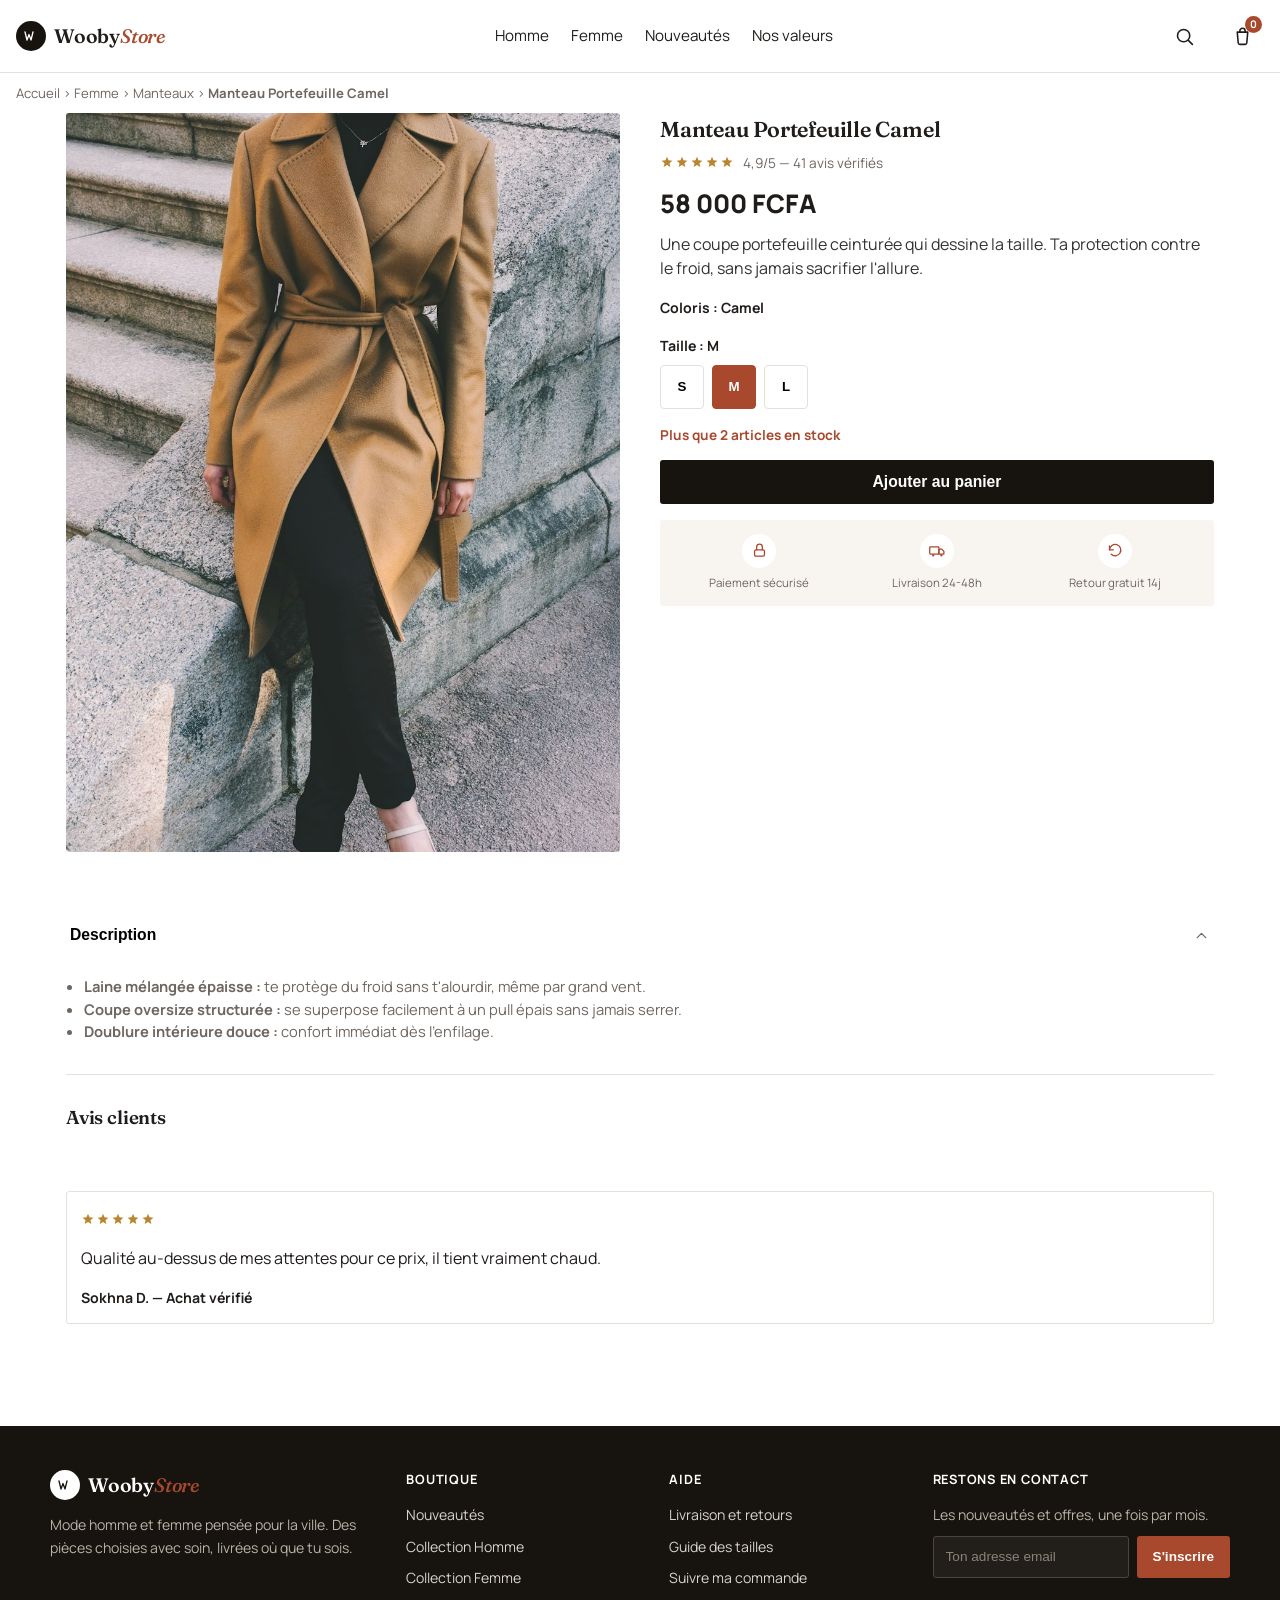
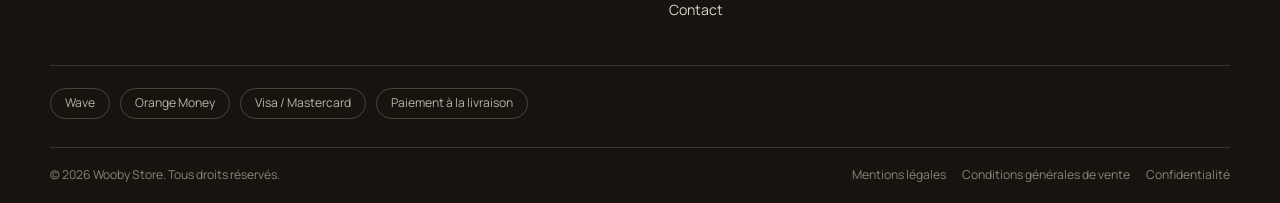
<file: produit-5.html>
<!DOCTYPE html>
<html lang="fr">
<head>
<meta charset="UTF-8">
<meta name="viewport" content="width=device-width, initial-scale=1.0">
<title>Manteau Portefeuille Camel — Wooby Store</title>
<link rel="stylesheet" href="css/style.css">
</head>
<body>

<header class="site-header">
  <div class="header-bar">
    <button class="menu-burger" onclick="toggleMenuMobile()" aria-label="Ouvrir le menu"><svg class="icon" viewBox="0 0 24 24" fill="none" stroke="currentColor" stroke-width="1.8" stroke-linecap="round" stroke-linejoin="round" aria-hidden="true"><line x1="3" y1="6" x2="21" y2="6"/><line x1="3" y1="12" x2="21" y2="12"/><line x1="3" y1="18" x2="21" y2="18"/></svg></button>
    <a href="index.html" class="logo"><span class="logo-marque" aria-hidden="true"><svg viewBox="0 0 32 32"><path d="M4 8l4 16 4-11 4 11 4-16" fill="none" stroke="currentColor" stroke-width="2.6" stroke-linecap="round" stroke-linejoin="round"/></svg></span><span class="logo-texte">Wooby<em>Store</em></span></a>
    <nav class="nav-principale">
      <a href="categorie-homme.html">Homme</a>
      <a href="categorie-femme.html">Femme</a>
      <a href="liste-produits.html?cat=nouveautes">Nouveautés</a>
      <a href="index.html#a-propos">Nos valeurs</a>
    </nav>
    <div class="header-icones">
      <button class="icone-btn" aria-label="Rechercher"><svg class="icon" viewBox="0 0 24 24" fill="none" stroke="currentColor" stroke-width="1.8" stroke-linecap="round" stroke-linejoin="round" aria-hidden="true"><circle cx="11" cy="11" r="7"/><line x1="21" y1="21" x2="16.65" y2="16.65"/></svg></button>
      <a href="panier.html" class="icone-btn" aria-label="Panier"><svg class="icon" viewBox="0 0 24 24" fill="none" stroke="currentColor" stroke-width="1.8" stroke-linecap="round" stroke-linejoin="round" aria-hidden="true"><path d="M6 7h12l-1.1 12.1a2 2 0 0 1-2 1.9H9.1a2 2 0 0 1-2-1.9L6 7z"/><path d="M9 7V5.5a3 3 0 0 1 6 0V7"/></svg><span class="badge-panier">0</span></a>
    </div>
  </div>
  <div class="menu-mobile" id="menu-mobile">
    <a href="categorie-homme.html">Homme</a>
    <a href="categorie-femme.html">Femme</a>
    <a href="liste-produits.html?cat=nouveautes">Nouveautés</a>
    <a href="index.html#a-propos">Nos valeurs</a>
  </div>
</header>

<nav class="fil-ariane">
  <a href="index.html">Accueil</a> &rsaquo;
  <a href="categorie-femme.html">Femme</a> &rsaquo;
  <a href="liste-produits.html?cat=manteaux">Manteaux</a> &rsaquo;
  <strong>Manteau Portefeuille Camel</strong>
</nav>

<div class="page-produit">
  <div class="container">

    <div class="galerie">
      <div class="galerie-principale">
        <img id="image-principale" src="images/manteau-femme.jpg" alt="Manteau Portefeuille Camel, vue de face">
      </div>
    </div>

    <div class="zone-achat">
      <h1>Manteau Portefeuille Camel</h1>
      <div class="note-avis">
        <span class="etoiles"><svg class="icon-star" viewBox="0 0 24 24" aria-hidden="true"><polygon points="12,3 14.6,9.1 21.3,9.7 16.2,14.1 17.7,20.6 12,17.1 6.3,20.6 7.8,14.1 2.7,9.7 9.4,9.1"/></svg><svg class="icon-star" viewBox="0 0 24 24" aria-hidden="true"><polygon points="12,3 14.6,9.1 21.3,9.7 16.2,14.1 17.7,20.6 12,17.1 6.3,20.6 7.8,14.1 2.7,9.7 9.4,9.1"/></svg><svg class="icon-star" viewBox="0 0 24 24" aria-hidden="true"><polygon points="12,3 14.6,9.1 21.3,9.7 16.2,14.1 17.7,20.6 12,17.1 6.3,20.6 7.8,14.1 2.7,9.7 9.4,9.1"/></svg><svg class="icon-star" viewBox="0 0 24 24" aria-hidden="true"><polygon points="12,3 14.6,9.1 21.3,9.7 16.2,14.1 17.7,20.6 12,17.1 6.3,20.6 7.8,14.1 2.7,9.7 9.4,9.1"/></svg><svg class="icon-star" viewBox="0 0 24 24" aria-hidden="true"><polygon points="12,3 14.6,9.1 21.3,9.7 16.2,14.1 17.7,20.6 12,17.1 6.3,20.6 7.8,14.1 2.7,9.7 9.4,9.1"/></svg></span>
        <span>4,9/5 — 41 avis vérifiés</span>
      </div>

      <div class="prix-produit">58 000 FCFA</div>

      <p style="margin:-6px 0 16px; color:#333;">
        Une coupe portefeuille ceinturée qui dessine la taille. Ta protection contre le froid, sans jamais sacrifier l'allure.
      </p>

      <div class="selecteur">
        <label>Coloris : <span id="couleur-choisie">Camel</span></label>
      </div>

      <div class="selecteur">
        <label>Taille : <span id="taille-choisie">M</span></label>
        <div class="options-taille">
          <button class="pastille-taille" onclick="choisirTaille('S', this)">S</button>
          <button class="pastille-taille actif" onclick="choisirTaille('M', this)">M</button>
          <button class="pastille-taille" onclick="choisirTaille('L', this)">L</button>
        </div>
      </div>

      <p class="stock-info">Plus que 2 articles en stock</p>

      <div class="cta-desktop">
        <button class="btn btn-primaire btn-large"
          onclick="ajouterAuPanier({id:'manteau', nom:'Manteau Portefeuille Camel', prix:58000, image:'images/manteau-femme.jpg', couleur: document.getElementById('couleur-choisie').textContent, taille: document.getElementById('taille-choisie').textContent, quantite:1}); window.location.href='panier.html';">
          Ajouter au panier
        </button>
      </div>

      <div class="reassurance">
        <div class="item"><span class="picto"><svg class="icon" viewBox="0 0 24 24" fill="none" stroke="currentColor" stroke-width="1.8" stroke-linecap="round" stroke-linejoin="round" aria-hidden="true"><rect x="5" y="11" width="14" height="9" rx="2"/><path d="M8 11V7a4 4 0 0 1 8 0v4"/></svg></span>Paiement sécurisé</div>
        <div class="item"><span class="picto"><svg class="icon" viewBox="0 0 24 24" fill="none" stroke="currentColor" stroke-width="1.8" stroke-linecap="round" stroke-linejoin="round" aria-hidden="true"><rect x="1" y="7" width="13" height="10" rx="1"/><path d="M14 10h4l3 3.2V17h-7v-7z"/><circle cx="6" cy="19" r="1.6" fill="currentColor" stroke="none"/><circle cx="17.5" cy="19" r="1.6" fill="currentColor" stroke="none"/></svg></span>Livraison 24-48h</div>
        <div class="item"><span class="picto"><svg class="icon" viewBox="0 0 24 24" fill="none" stroke="currentColor" stroke-width="1.8" stroke-linecap="round" stroke-linejoin="round" aria-hidden="true"><path d="M3.5 11a8 8 0 1 1 2.4 6.2"/><polyline points="3.5 5.5 3.5 11 9 11"/></svg></span>Retour gratuit 14j</div>
      </div>
    </div>

    <div class="onglets">
      <div class="accordeon-item ouvert">
        <button class="accordeon-titre" onclick="toggleAccordeon(this)">Description <span class="fleche"><svg class="icon" viewBox="0 0 24 24" fill="none" stroke="currentColor" stroke-width="1.8" stroke-linecap="round" stroke-linejoin="round" aria-hidden="true"><polyline points="6 9 12 15 18 9"/></svg></span></button>
        <div class="accordeon-contenu">
          <ul>
            <li><strong>Laine mélangée épaisse :</strong> te protège du froid sans t'alourdir, même par grand vent.</li>
            <li><strong>Coupe oversize structurée :</strong> se superpose facilement à un pull épais sans jamais serrer.</li>
            <li><strong>Doublure intérieure douce :</strong> confort immédiat dès l'enfilage.</li>
          </ul>
        </div>
      </div>
      <h3 style="margin-top:28px;">Avis clients</h3>
    </div>
    <div class="avis-liste">
      <div class="avis-carte">
        <span class="etoiles"><svg class="icon-star" viewBox="0 0 24 24" aria-hidden="true"><polygon points="12,3 14.6,9.1 21.3,9.7 16.2,14.1 17.7,20.6 12,17.1 6.3,20.6 7.8,14.1 2.7,9.7 9.4,9.1"/></svg><svg class="icon-star" viewBox="0 0 24 24" aria-hidden="true"><polygon points="12,3 14.6,9.1 21.3,9.7 16.2,14.1 17.7,20.6 12,17.1 6.3,20.6 7.8,14.1 2.7,9.7 9.4,9.1"/></svg><svg class="icon-star" viewBox="0 0 24 24" aria-hidden="true"><polygon points="12,3 14.6,9.1 21.3,9.7 16.2,14.1 17.7,20.6 12,17.1 6.3,20.6 7.8,14.1 2.7,9.7 9.4,9.1"/></svg><svg class="icon-star" viewBox="0 0 24 24" aria-hidden="true"><polygon points="12,3 14.6,9.1 21.3,9.7 16.2,14.1 17.7,20.6 12,17.1 6.3,20.6 7.8,14.1 2.7,9.7 9.4,9.1"/></svg><svg class="icon-star" viewBox="0 0 24 24" aria-hidden="true"><polygon points="12,3 14.6,9.1 21.3,9.7 16.2,14.1 17.7,20.6 12,17.1 6.3,20.6 7.8,14.1 2.7,9.7 9.4,9.1"/></svg></span>
        <p>Qualité au-dessus de mes attentes pour ce prix, il tient vraiment chaud.</p>
        <div class="auteur">Sokhna D. — Achat vérifié</div>
      </div>
    </div>

  </div>
</div>

<footer class="site-footer" id="a-propos">
  <div class="footer-haut">
    <div class="footer-marque">
      <span class="logo"><span class="logo-marque" aria-hidden="true"><svg viewBox="0 0 32 32"><path d="M4 8l4 16 4-11 4 11 4-16" fill="none" stroke="currentColor" stroke-width="2.6" stroke-linecap="round" stroke-linejoin="round"/></svg></span><span class="logo-texte">Wooby<em>Store</em></span></span>
      <p>Mode homme et femme pensée pour la ville. Des pièces choisies avec soin, livrées où que tu sois.</p>
    </div>

    <div class="footer-colonne">
      <h4>Boutique</h4>
      <ul>
        <li><a href="liste-produits.html?cat=nouveautes">Nouveautés</a></li>
        <li><a href="categorie-homme.html">Collection Homme</a></li>
        <li><a href="categorie-femme.html">Collection Femme</a></li>
      </ul>
    </div>

    <div class="footer-colonne">
      <h4>Aide</h4>
      <ul>
        <li><a href="#">Livraison et retours</a></li>
        <li><a href="#">Guide des tailles</a></li>
        <li><a href="#">Suivre ma commande</a></li>
        <li><a href="#">Contact</a></li>
      </ul>
    </div>

    <div class="footer-colonne footer-newsletter">
      <h4>Restons en contact</h4>
      <p style="margin:0 0 10px; color:#b9b2a6;">Les nouveautés et offres, une fois par mois.</p>
      <form onsubmit="return false;">
        <input type="email" placeholder="Ton adresse email" aria-label="Adresse email">
        <button type="submit">S'inscrire</button>
      </form>
    </div>
  </div>

  <div class="footer-paiements">
    <span>Wave</span>
    <span>Orange Money</span>
    <span>Visa / Mastercard</span>
    <span>Paiement à la livraison</span>
  </div>

  <div class="footer-bas">
    <span>© 2026 Wooby Store. Tous droits réservés.</span>
    <nav>
      <a href="#">Mentions légales</a>
      <a href="#">Conditions générales de vente</a>
      <a href="#">Confidentialité</a>
    </nav>
  </div>
</footer>

<div class="cta-flottant">
  <span class="prix-mini">58 000 FCFA</span>
  <button class="btn btn-primaire" style="flex:1;"
    onclick="ajouterAuPanier({id:'manteau', nom:'Manteau Portefeuille Camel', prix:58000, image:'images/manteau-femme.jpg', couleur: document.getElementById('couleur-choisie').textContent, taille: document.getElementById('taille-choisie').textContent, quantite:1}); window.location.href='panier.html';">
    Ajouter au panier
  </button>
</div>

<script src="js/script.js"></script>
</body>
</html>
</file>
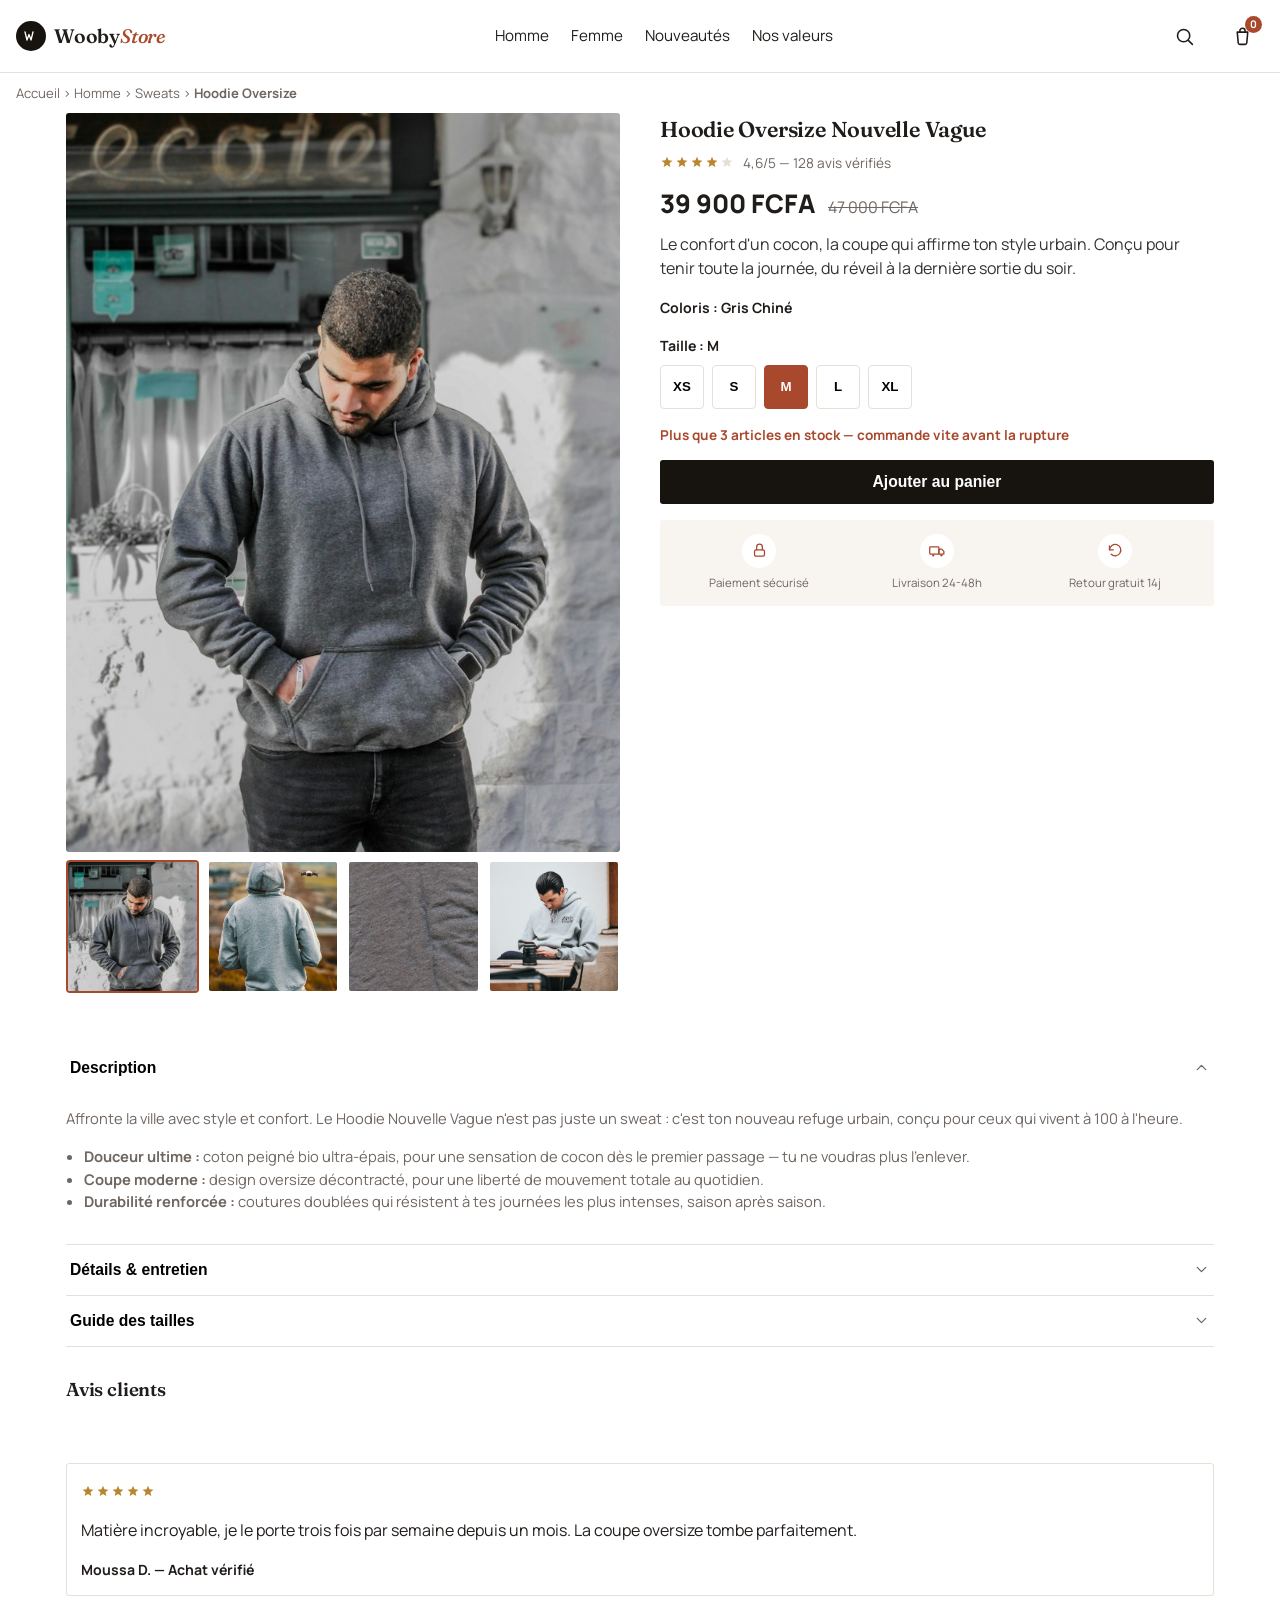
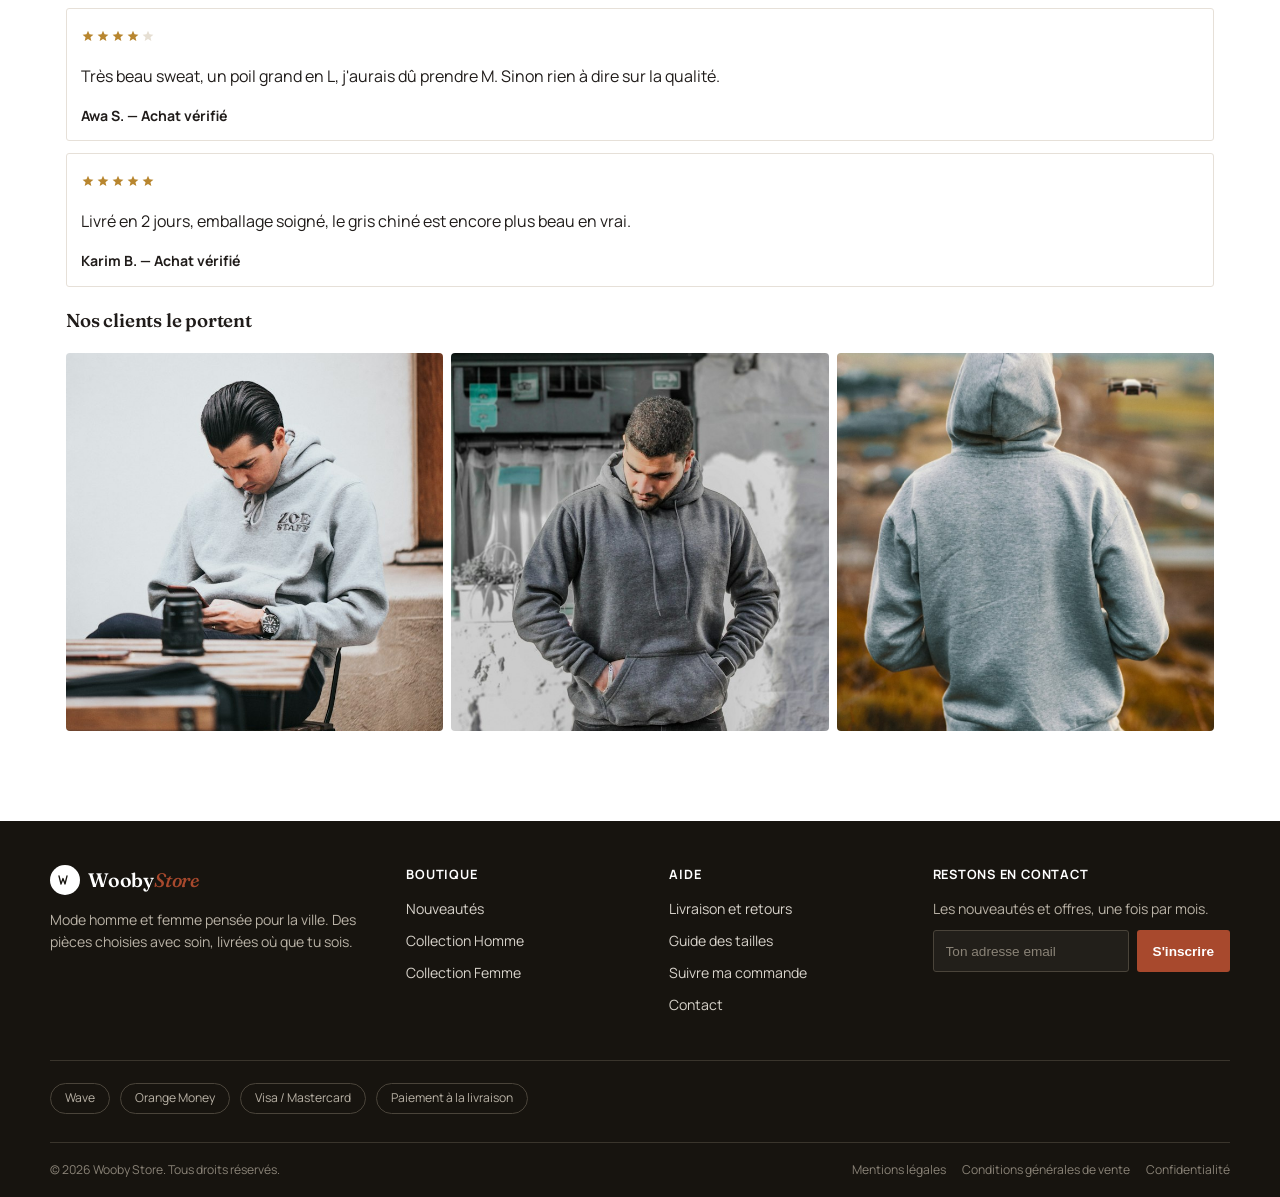
<file: produit.html>
<!DOCTYPE html>
<html lang="fr">
<head>
<meta charset="UTF-8">
<meta name="viewport" content="width=device-width, initial-scale=1.0">
<title>Hoodie Oversize Nouvelle Vague — Wooby Store</title>
<link rel="stylesheet" href="css/style.css">
</head>
<body>

<header class="site-header">
  <div class="header-bar">
    <button class="menu-burger" onclick="toggleMenuMobile()" aria-label="Ouvrir le menu"><svg class="icon" viewBox="0 0 24 24" fill="none" stroke="currentColor" stroke-width="1.8" stroke-linecap="round" stroke-linejoin="round" aria-hidden="true"><line x1="3" y1="6" x2="21" y2="6"/><line x1="3" y1="12" x2="21" y2="12"/><line x1="3" y1="18" x2="21" y2="18"/></svg></button>
    <a href="index.html" class="logo"><span class="logo-marque" aria-hidden="true"><svg viewBox="0 0 32 32"><path d="M4 8l4 16 4-11 4 11 4-16" fill="none" stroke="currentColor" stroke-width="2.6" stroke-linecap="round" stroke-linejoin="round"/></svg></span><span class="logo-texte">Wooby<em>Store</em></span></a>
    <nav class="nav-principale">
      <a href="categorie-homme.html">Homme</a>
      <a href="categorie-femme.html">Femme</a>
      <a href="liste-produits.html?cat=nouveautes">Nouveautés</a>
      <a href="index.html#a-propos">Nos valeurs</a>
    </nav>
    <div class="header-icones">
      <button class="icone-btn" aria-label="Rechercher"><svg class="icon" viewBox="0 0 24 24" fill="none" stroke="currentColor" stroke-width="1.8" stroke-linecap="round" stroke-linejoin="round" aria-hidden="true"><circle cx="11" cy="11" r="7"/><line x1="21" y1="21" x2="16.65" y2="16.65"/></svg></button>
      <a href="panier.html" class="icone-btn" aria-label="Panier"><svg class="icon" viewBox="0 0 24 24" fill="none" stroke="currentColor" stroke-width="1.8" stroke-linecap="round" stroke-linejoin="round" aria-hidden="true"><path d="M6 7h12l-1.1 12.1a2 2 0 0 1-2 1.9H9.1a2 2 0 0 1-2-1.9L6 7z"/><path d="M9 7V5.5a3 3 0 0 1 6 0V7"/></svg><span class="badge-panier">0</span></a>
    </div>
  </div>
  <div class="menu-mobile" id="menu-mobile">
    <a href="categorie-homme.html">Homme</a>
    <a href="categorie-femme.html">Femme</a>
    <a href="liste-produits.html?cat=nouveautes">Nouveautés</a>
    <a href="index.html#a-propos">Nos valeurs</a>
  </div>
</header>

<nav class="fil-ariane">
  <a href="index.html">Accueil</a> &rsaquo;
  <a href="categorie-homme.html">Homme</a> &rsaquo;
  <a href="liste-produits.html?cat=sweats">Sweats</a> &rsaquo;
  <strong>Hoodie Oversize</strong>
</nav>

<div class="page-produit">
  <div class="container">

    <!-- ===== GALERIE : plusieurs angles + gros plan + mise en situation ===== -->
    <div class="galerie">
      <div class="galerie-principale">
        <img id="image-principale" src="images/hoodie-face.jpg" alt="Hoodie Oversize Nouvelle Vague, vue de face">
      </div>
      <div class="galerie-vignettes">
        <button class="actif" onclick="changerImagePrincipale('images/hoodie-face.jpg', this)">
          <img src="images/hoodie-face.jpg" alt="Vue de face">
        </button>
        <button onclick="changerImagePrincipale('images/hoodie-dos.jpg', this)">
          <img src="images/hoodie-dos.jpg" alt="Vue de dos">
        </button>
        <button onclick="changerImagePrincipale('images/hoodie-detail.jpg', this)">
          <img src="images/hoodie-detail.jpg" alt="Gros plan sur la matière, coton peigné">
        </button>
        <button onclick="changerImagePrincipale('images/hoodie-lifestyle.jpg', this)">
          <img src="images/hoodie-lifestyle.jpg" alt="Porté en situation, usage quotidien">
        </button>
      </div>
    </div>

    <!-- ===== ZONE HAUTE : hiérarchie de l'impulsion ===== -->
    <div class="zone-achat">
      <h1>Hoodie Oversize Nouvelle Vague</h1>
      <div class="note-avis">
        <span class="etoiles"><svg class="icon-star" viewBox="0 0 24 24" aria-hidden="true"><polygon points="12,3 14.6,9.1 21.3,9.7 16.2,14.1 17.7,20.6 12,17.1 6.3,20.6 7.8,14.1 2.7,9.7 9.4,9.1"/></svg><svg class="icon-star" viewBox="0 0 24 24" aria-hidden="true"><polygon points="12,3 14.6,9.1 21.3,9.7 16.2,14.1 17.7,20.6 12,17.1 6.3,20.6 7.8,14.1 2.7,9.7 9.4,9.1"/></svg><svg class="icon-star" viewBox="0 0 24 24" aria-hidden="true"><polygon points="12,3 14.6,9.1 21.3,9.7 16.2,14.1 17.7,20.6 12,17.1 6.3,20.6 7.8,14.1 2.7,9.7 9.4,9.1"/></svg><svg class="icon-star" viewBox="0 0 24 24" aria-hidden="true"><polygon points="12,3 14.6,9.1 21.3,9.7 16.2,14.1 17.7,20.6 12,17.1 6.3,20.6 7.8,14.1 2.7,9.7 9.4,9.1"/></svg><svg class="icon-star icon-star-vide" viewBox="0 0 24 24" aria-hidden="true"><polygon points="12,3 14.6,9.1 21.3,9.7 16.2,14.1 17.7,20.6 12,17.1 6.3,20.6 7.8,14.1 2.7,9.7 9.4,9.1"/></svg></span>
        <span>4,6/5 — 128 avis vérifiés</span>
      </div>

      <div class="prix-produit">
        39 900 FCFA <span class="barre">47 000 FCFA</span>
      </div>

      <p style="margin:-6px 0 16px; color:#333;">
        Le confort d'un cocon, la coupe qui affirme ton style urbain. Conçu pour tenir toute la journée, du réveil à la dernière sortie du soir.
      </p>

      <div class="selecteur">
        <label>Coloris : <span id="couleur-choisie">Gris Chiné</span></label>
      </div>

      <div class="selecteur">
        <label>Taille : <span id="taille-choisie">M</span></label>
        <div class="options-taille">
          <button class="pastille-taille" onclick="choisirTaille('XS', this)">XS</button>
          <button class="pastille-taille" onclick="choisirTaille('S', this)">S</button>
          <button class="pastille-taille actif" onclick="choisirTaille('M', this)">M</button>
          <button class="pastille-taille" onclick="choisirTaille('L', this)">L</button>
          <button class="pastille-taille" onclick="choisirTaille('XL', this)">XL</button>
        </div>
      </div>

      <p class="stock-info">Plus que 3 articles en stock — commande vite avant la rupture</p>

      <div class="cta-desktop">
        <button class="btn btn-primaire btn-large"
          onclick="ajouterAuPanier({id:'hoodie', nom:'Hoodie Oversize Nouvelle Vague', prix:39900, image:'images/hoodie-face.jpg', couleur: document.getElementById('couleur-choisie').textContent, taille: document.getElementById('taille-choisie').textContent, quantite:1}); window.location.href='panier.html';">
          Ajouter au panier
        </button>
      </div>

      <div class="reassurance">
        <div class="item"><span class="picto"><svg class="icon" viewBox="0 0 24 24" fill="none" stroke="currentColor" stroke-width="1.8" stroke-linecap="round" stroke-linejoin="round" aria-hidden="true"><rect x="5" y="11" width="14" height="9" rx="2"/><path d="M8 11V7a4 4 0 0 1 8 0v4"/></svg></span>Paiement sécurisé</div>
        <div class="item"><span class="picto"><svg class="icon" viewBox="0 0 24 24" fill="none" stroke="currentColor" stroke-width="1.8" stroke-linecap="round" stroke-linejoin="round" aria-hidden="true"><rect x="1" y="7" width="13" height="10" rx="1"/><path d="M14 10h4l3 3.2V17h-7v-7z"/><circle cx="6" cy="19" r="1.6" fill="currentColor" stroke="none"/><circle cx="17.5" cy="19" r="1.6" fill="currentColor" stroke="none"/></svg></span>Livraison 24-48h</div>
        <div class="item"><span class="picto"><svg class="icon" viewBox="0 0 24 24" fill="none" stroke="currentColor" stroke-width="1.8" stroke-linecap="round" stroke-linejoin="round" aria-hidden="true"><path d="M3.5 11a8 8 0 1 1 2.4 6.2"/><polyline points="3.5 5.5 3.5 11 9 11"/></svg></span>Retour gratuit 14j</div>
      </div>
    </div>

    <!-- ===== ZONE BASSE : description, détails, avis, UGC, vente croisée ===== -->
    <div class="onglets">

      <div class="accordeon-item ouvert">
        <button class="accordeon-titre" onclick="toggleAccordeon(this)">
          Description <span class="fleche"><svg class="icon" viewBox="0 0 24 24" fill="none" stroke="currentColor" stroke-width="1.8" stroke-linecap="round" stroke-linejoin="round" aria-hidden="true"><polyline points="6 9 12 15 18 9"/></svg></span>
        </button>
        <div class="accordeon-contenu">
          <p>Affronte la ville avec style et confort. Le Hoodie Nouvelle Vague n'est pas juste un sweat : c'est ton nouveau refuge urbain, conçu pour ceux qui vivent à 100 à l'heure.</p>
          <ul>
            <li><strong>Douceur ultime :</strong> coton peigné bio ultra-épais, pour une sensation de cocon dès le premier passage — tu ne voudras plus l'enlever.</li>
            <li><strong>Coupe moderne :</strong> design oversize décontracté, pour une liberté de mouvement totale au quotidien.</li>
            <li><strong>Durabilité renforcée :</strong> coutures doublées qui résistent à tes journées les plus intenses, saison après saison.</li>
          </ul>
        </div>
      </div>

      <div class="accordeon-item">
        <button class="accordeon-titre" onclick="toggleAccordeon(this)">
          Détails &amp; entretien <span class="fleche"><svg class="icon" viewBox="0 0 24 24" fill="none" stroke="currentColor" stroke-width="1.8" stroke-linecap="round" stroke-linejoin="round" aria-hidden="true"><polyline points="6 9 12 15 18 9"/></svg></span>
        </button>
        <div class="accordeon-contenu">
          <ul>
            <li>80 % coton bio peigné, 20 % polyester recyclé</li>
            <li>Grammage 380 g/m² — épaisseur confort hiver</li>
            <li>Lavage à 30°C, ne pas repasser sur le motif</li>
            <li>Coupe oversize : prends ta taille habituelle pour un tombé fidèle au visuel</li>
          </ul>
        </div>
      </div>

      <div class="accordeon-item">
        <button class="accordeon-titre" onclick="toggleAccordeon(this)">
          Guide des tailles <span class="fleche"><svg class="icon" viewBox="0 0 24 24" fill="none" stroke="currentColor" stroke-width="1.8" stroke-linecap="round" stroke-linejoin="round" aria-hidden="true"><polyline points="6 9 12 15 18 9"/></svg></span>
        </button>
        <div class="accordeon-contenu">
          <p>M correspond à un tour de poitrine de 96-101 cm. En cas de doute entre deux tailles, choisis la taille du dessous : la coupe oversize compense.</p>
        </div>
      </div>

      <h3 style="margin-top:28px;">Avis clients</h3>
    </div>

    <div class="avis-liste">
      <div class="avis-carte">
        <span class="etoiles"><svg class="icon-star" viewBox="0 0 24 24" aria-hidden="true"><polygon points="12,3 14.6,9.1 21.3,9.7 16.2,14.1 17.7,20.6 12,17.1 6.3,20.6 7.8,14.1 2.7,9.7 9.4,9.1"/></svg><svg class="icon-star" viewBox="0 0 24 24" aria-hidden="true"><polygon points="12,3 14.6,9.1 21.3,9.7 16.2,14.1 17.7,20.6 12,17.1 6.3,20.6 7.8,14.1 2.7,9.7 9.4,9.1"/></svg><svg class="icon-star" viewBox="0 0 24 24" aria-hidden="true"><polygon points="12,3 14.6,9.1 21.3,9.7 16.2,14.1 17.7,20.6 12,17.1 6.3,20.6 7.8,14.1 2.7,9.7 9.4,9.1"/></svg><svg class="icon-star" viewBox="0 0 24 24" aria-hidden="true"><polygon points="12,3 14.6,9.1 21.3,9.7 16.2,14.1 17.7,20.6 12,17.1 6.3,20.6 7.8,14.1 2.7,9.7 9.4,9.1"/></svg><svg class="icon-star" viewBox="0 0 24 24" aria-hidden="true"><polygon points="12,3 14.6,9.1 21.3,9.7 16.2,14.1 17.7,20.6 12,17.1 6.3,20.6 7.8,14.1 2.7,9.7 9.4,9.1"/></svg></span>
        <p>Matière incroyable, je le porte trois fois par semaine depuis un mois. La coupe oversize tombe parfaitement.</p>
        <div class="auteur">Moussa D. — Achat vérifié</div>
      </div>
      <div class="avis-carte">
        <span class="etoiles"><svg class="icon-star" viewBox="0 0 24 24" aria-hidden="true"><polygon points="12,3 14.6,9.1 21.3,9.7 16.2,14.1 17.7,20.6 12,17.1 6.3,20.6 7.8,14.1 2.7,9.7 9.4,9.1"/></svg><svg class="icon-star" viewBox="0 0 24 24" aria-hidden="true"><polygon points="12,3 14.6,9.1 21.3,9.7 16.2,14.1 17.7,20.6 12,17.1 6.3,20.6 7.8,14.1 2.7,9.7 9.4,9.1"/></svg><svg class="icon-star" viewBox="0 0 24 24" aria-hidden="true"><polygon points="12,3 14.6,9.1 21.3,9.7 16.2,14.1 17.7,20.6 12,17.1 6.3,20.6 7.8,14.1 2.7,9.7 9.4,9.1"/></svg><svg class="icon-star" viewBox="0 0 24 24" aria-hidden="true"><polygon points="12,3 14.6,9.1 21.3,9.7 16.2,14.1 17.7,20.6 12,17.1 6.3,20.6 7.8,14.1 2.7,9.7 9.4,9.1"/></svg><svg class="icon-star icon-star-vide" viewBox="0 0 24 24" aria-hidden="true"><polygon points="12,3 14.6,9.1 21.3,9.7 16.2,14.1 17.7,20.6 12,17.1 6.3,20.6 7.8,14.1 2.7,9.7 9.4,9.1"/></svg></span>
        <p>Très beau sweat, un poil grand en L, j'aurais dû prendre M. Sinon rien à dire sur la qualité.</p>
        <div class="auteur">Awa S. — Achat vérifié</div>
      </div>
      <div class="avis-carte">
        <span class="etoiles"><svg class="icon-star" viewBox="0 0 24 24" aria-hidden="true"><polygon points="12,3 14.6,9.1 21.3,9.7 16.2,14.1 17.7,20.6 12,17.1 6.3,20.6 7.8,14.1 2.7,9.7 9.4,9.1"/></svg><svg class="icon-star" viewBox="0 0 24 24" aria-hidden="true"><polygon points="12,3 14.6,9.1 21.3,9.7 16.2,14.1 17.7,20.6 12,17.1 6.3,20.6 7.8,14.1 2.7,9.7 9.4,9.1"/></svg><svg class="icon-star" viewBox="0 0 24 24" aria-hidden="true"><polygon points="12,3 14.6,9.1 21.3,9.7 16.2,14.1 17.7,20.6 12,17.1 6.3,20.6 7.8,14.1 2.7,9.7 9.4,9.1"/></svg><svg class="icon-star" viewBox="0 0 24 24" aria-hidden="true"><polygon points="12,3 14.6,9.1 21.3,9.7 16.2,14.1 17.7,20.6 12,17.1 6.3,20.6 7.8,14.1 2.7,9.7 9.4,9.1"/></svg><svg class="icon-star" viewBox="0 0 24 24" aria-hidden="true"><polygon points="12,3 14.6,9.1 21.3,9.7 16.2,14.1 17.7,20.6 12,17.1 6.3,20.6 7.8,14.1 2.7,9.7 9.4,9.1"/></svg></span>
        <p>Livré en 2 jours, emballage soigné, le gris chiné est encore plus beau en vrai.</p>
        <div class="auteur">Karim B. — Achat vérifié</div>
      </div>

      <h3>Nos clients le portent</h3>
      <div class="ugc-galerie">
        <img src="images/hoodie-lifestyle.jpg" alt="Photo client portant le hoodie en terrasse">
        <img src="images/hoodie-face.jpg" alt="Photo client portant le hoodie, vue de face">
        <img src="images/hoodie-dos.jpg" alt="Photo client portant le hoodie, vue de dos">
      </div>
    </div>

  </div>
</div>

<!-- ===== CTA flottant mobile : reste dans la zone verte du pouce ===== -->
<footer class="site-footer" id="a-propos">
  <div class="footer-haut">
    <div class="footer-marque">
      <span class="logo"><span class="logo-marque" aria-hidden="true"><svg viewBox="0 0 32 32"><path d="M4 8l4 16 4-11 4 11 4-16" fill="none" stroke="currentColor" stroke-width="2.6" stroke-linecap="round" stroke-linejoin="round"/></svg></span><span class="logo-texte">Wooby<em>Store</em></span></span>
      <p>Mode homme et femme pensée pour la ville. Des pièces choisies avec soin, livrées où que tu sois.</p>
    </div>

    <div class="footer-colonne">
      <h4>Boutique</h4>
      <ul>
        <li><a href="liste-produits.html?cat=nouveautes">Nouveautés</a></li>
        <li><a href="categorie-homme.html">Collection Homme</a></li>
        <li><a href="categorie-femme.html">Collection Femme</a></li>
      </ul>
    </div>

    <div class="footer-colonne">
      <h4>Aide</h4>
      <ul>
        <li><a href="#">Livraison et retours</a></li>
        <li><a href="#">Guide des tailles</a></li>
        <li><a href="#">Suivre ma commande</a></li>
        <li><a href="#">Contact</a></li>
      </ul>
    </div>

    <div class="footer-colonne footer-newsletter">
      <h4>Restons en contact</h4>
      <p style="margin:0 0 10px; color:#b9b2a6;">Les nouveautés et offres, une fois par mois.</p>
      <form onsubmit="return false;">
        <input type="email" placeholder="Ton adresse email" aria-label="Adresse email">
        <button type="submit">S'inscrire</button>
      </form>
    </div>
  </div>

  <div class="footer-paiements">
    <span>Wave</span>
    <span>Orange Money</span>
    <span>Visa / Mastercard</span>
    <span>Paiement à la livraison</span>
  </div>

  <div class="footer-bas">
    <span>© 2026 Wooby Store. Tous droits réservés.</span>
    <nav>
      <a href="#">Mentions légales</a>
      <a href="#">Conditions générales de vente</a>
      <a href="#">Confidentialité</a>
    </nav>
  </div>
</footer>

<div class="cta-flottant">
  <span class="prix-mini">39 900 FCFA</span>
  <button class="btn btn-primaire" style="flex:1;"
    onclick="ajouterAuPanier({id:'hoodie', nom:'Hoodie Oversize Nouvelle Vague', prix:39900, image:'images/hoodie-face.jpg', couleur: document.getElementById('couleur-choisie').textContent, taille: document.getElementById('taille-choisie').textContent, quantite:1}); window.location.href='panier.html';">
    Ajouter au panier
  </button>
</div>

<script src="js/script.js"></script>
</body>
</html>
</file>
<file: css/style.css>
/* =========================================================
   WOOBY STORE — Feuille de style unique, mobile-first
   ========================================================= */

@import url('https://fonts.googleapis.com/css2?family=Fraunces:ital,opsz,wght@0,9..144,500;0,9..144,600;0,9..144,700;1,9..144,500&family=Manrope:wght@400;500;600;700;800&display=swap');

:root {
  --couleur-fond: #ffffff;
  --couleur-texte: #201c1a;
  --couleur-texte-clair: #6f6660;
  --couleur-bordure: #e6e0d8;
  --couleur-accent: #17140f;       /* CTA principal : encre profonde, contraste maximal */
  --couleur-accent-hover: #322c24;
  --couleur-marque: #a8492d;       /* rouille signature — remplace le noir/blanc générique */
  --couleur-marque-claire: #f3e3da;
  --couleur-succes: #2f6b4f;       /* réassurance / confirmation */
  --couleur-alerte: #a8492d;       /* stock bas — reprend la couleur de marque */
  --couleur-fond-clair: #f8f4ef;
  --police-titres: "Fraunces", Georgia, serif;
  --police-texte: "Manrope", -apple-system, "Segoe UI", Roboto, sans-serif;
  --rayon: 3px;
  --ombre: 0 2px 14px rgba(23,20,15,0.07);
  --zone-cliquable-min: 44px;
  font-size: 16px;
}

* { box-sizing: border-box; }

body {
  margin: 0;
  font-family: var(--police-texte);
  color: var(--couleur-texte);
  background: var(--couleur-fond);
  line-height: 1.55;
  padding-bottom: 78px; /* laisse la place au CTA flottant mobile */
}

h1, h2, h3, .section-titre {
  font-family: var(--police-titres);
  font-weight: 600;
  letter-spacing: -0.01em;
}

/* ================= ICONES SVG (remplacent les emojis) ================= */

.icon {
  width: 20px;
  height: 20px;
  flex-shrink: 0;
  vertical-align: -5px;
}

.icon-star {
  width: 14px;
  height: 14px;
  vertical-align: -2px;
  fill: #b8862f;
  margin-right: 1px;
}
.icon-star-vide { fill: #e6dfd3; }

a { color: inherit; text-decoration: none; }
img { max-width: 100%; display: block; }
ul { padding-left: 1.1rem; }

.container {
  max-width: 1180px;
  margin: 0 auto;
  padding: 0 16px;
}

/* ================= HEADER / NAVIGATION ================= */

.site-header {
  position: sticky;
  top: 0;
  z-index: 50;
  background: #fff;
  border-bottom: 1px solid var(--couleur-bordure);
}

.header-bar {
  display: flex;
  align-items: center;
  justify-content: space-between;
  padding: 14px 16px;
  gap: 12px;
}

.logo {
  display: flex;
  align-items: center;
  gap: 8px;
}

.logo-marque {
  width: 30px;
  height: 30px;
  display: flex;
  align-items: center;
  justify-content: center;
  border-radius: 50%;
  background: var(--couleur-accent);
  color: #fff;
  flex-shrink: 0;
}
.logo-marque svg { width: 16px; height: 16px; }

.logo-texte {
  font-family: var(--police-titres);
  font-size: 1.22rem;
  font-weight: 600;
  letter-spacing: -0.01em;
  color: var(--couleur-texte);
}
.logo-texte em {
  font-style: italic;
  font-weight: 500;
  color: var(--couleur-marque);
}

.nav-principale {
  display: none;
  gap: 22px;
  font-size: 0.95rem;
}

.nav-principale a:hover { text-decoration: underline; }

.header-icones {
  display: flex;
  align-items: center;
  gap: 14px;
}

.icone-btn {
  position: relative;
  display: flex;
  align-items: center;
  justify-content: center;
  width: var(--zone-cliquable-min);
  height: var(--zone-cliquable-min);
  cursor: pointer;
  background: none;
  border: none;
  color: var(--couleur-texte);
}
.icone-btn .icon { vertical-align: 0; width: 21px; height: 21px; }

.badge-panier {
  position: absolute;
  top: 2px;
  right: 2px;
  background: var(--couleur-marque);
  color: #fff;
  font-size: 0.65rem;
  font-weight: 700;
  border-radius: 50%;
  width: 17px;
  height: 17px;
  display: flex;
  align-items: center;
  justify-content: center;
}

/* menu hamburger — zone rouge : toléré mais sans action de vente */
.menu-burger {
  width: var(--zone-cliquable-min);
  height: var(--zone-cliquable-min);
  display: flex;
  align-items: center;
  justify-content: center;
  background: none;
  border: none;
  cursor: pointer;
  color: var(--couleur-texte);
}
.menu-burger .icon { vertical-align: 0; }

.menu-mobile {
  display: none;
  flex-direction: column;
  border-top: 1px solid var(--couleur-bordure);
  padding: 10px 16px 16px;
}

.menu-mobile.ouvert { display: flex; }

.menu-mobile a {
  padding: 12px 0;
  border-bottom: 1px solid var(--couleur-bordure);
  font-size: 1rem;
}

.fil-ariane {
  font-size: 0.82rem;
  color: var(--couleur-texte-clair);
  padding: 10px 16px;
}

.fil-ariane a:hover { text-decoration: underline; }

/* ================= HERO / ACCUEIL ================= */

.hero {
  position: relative;
  min-height: 62vw;
  max-height: 520px;
  overflow: hidden;
  display: flex;
  align-items: flex-end;
}

.hero img {
  position: absolute;
  inset: 0;
  width: 100%;
  height: 100%;
  object-fit: cover;
}

.hero-contenu {
  position: relative;
  z-index: 2;
  padding: 28px 20px;
  color: #fff;
  background: linear-gradient(0deg, rgba(0,0,0,0.55), rgba(0,0,0,0));
  width: 100%;
}

.hero-contenu h1 {
  margin: 0 0 6px;
  font-size: 1.6rem;
}

.hero-contenu p { margin: 0 0 14px; opacity: 0.9; }

.btn {
  display: inline-flex;
  align-items: center;
  justify-content: center;
  gap: 8px;
  padding: 13px 22px;
  border-radius: var(--rayon);
  font-weight: 700;
  font-size: 0.98rem;
  cursor: pointer;
  border: none;
  min-height: var(--zone-cliquable-min);
}

.btn-primaire {
  background: var(--couleur-accent);
  color: #fff;
}
.btn-primaire:hover { background: var(--couleur-accent-hover); }

.btn-secondaire {
  background: #fff;
  color: var(--couleur-texte);
  border: 2px solid var(--couleur-texte);
}

.btn-large { width: 100%; }

.section-titre {
  font-size: 1.25rem;
  margin: 34px 0 16px;
  padding: 0 16px;
}

/* deux blocs Homme / Femme sur l'accueil */
.genres {
  display: grid;
  grid-template-columns: 1fr;
  gap: 14px;
  padding: 0 16px;
}

.genre-carte {
  position: relative;
  border-radius: var(--rayon);
  overflow: hidden;
  min-height: 240px;
  display: flex;
  align-items: flex-end;
}

.genre-carte img {
  position: absolute;
  inset: 0;
  width: 100%;
  height: 100%;
  object-fit: cover;
}

.genre-carte .overlay {
  position: relative;
  z-index: 2;
  padding: 18px;
  background: linear-gradient(0deg, rgba(0,0,0,0.6), rgba(0,0,0,0));
  width: 100%;
  color: #fff;
}

.genre-carte h3 { margin: 0 0 4px; font-size: 1.15rem; }
.genre-carte a { font-size: 0.85rem; text-decoration: underline; }

/* ================= GRILLE PRODUITS ================= */

.grille-produits {
  display: grid;
  grid-template-columns: repeat(2, 1fr);
  gap: 14px;
  padding: 0 16px 30px;
}

.carte-produit {
  border: 1px solid var(--couleur-bordure);
  border-radius: var(--rayon);
  overflow: hidden;
  background: #fff;
  display: flex;
  flex-direction: column;
}

.carte-produit .image-wrap { position: relative; aspect-ratio: 3/4; overflow: hidden; }
.carte-produit img { width: 100%; height: 100%; object-fit: cover; }

.badge-stock {
  position: absolute;
  top: 8px;
  left: 8px;
  background: var(--couleur-alerte);
  color: #fff;
  font-size: 0.68rem;
  font-weight: 700;
  padding: 3px 8px;
  border-radius: 20px;
}

.carte-produit-info { padding: 10px 12px 14px; flex: 1; display: flex; flex-direction: column; }
.carte-produit-info h4 { margin: 0 0 4px; font-size: 0.92rem; }
.carte-produit-info .prix { font-weight: 800; margin-top: auto; padding-top: 6px; }
.etoiles { color: #d99a00; font-size: 0.8rem; }

/* ================= CATEGORIES (sous-catégories) ================= */

.sous-categories {
  display: grid;
  grid-template-columns: repeat(2, 1fr);
  gap: 12px;
  padding: 0 16px 30px;
}

.sous-cat-carte {
  position: relative;
  border-radius: var(--rayon);
  overflow: hidden;
  aspect-ratio: 1/1;
  display: flex;
  align-items: flex-end;
}

.sous-cat-carte img { position: absolute; inset: 0; width: 100%; height: 100%; object-fit: cover; }

.sous-cat-carte span {
  position: relative;
  z-index: 2;
  color: #fff;
  font-weight: 700;
  padding: 12px;
  width: 100%;
  background: linear-gradient(0deg, rgba(0,0,0,0.55), rgba(0,0,0,0));
}

/* ================= PAGE PRODUIT (CRO) ================= */

.page-produit { padding-bottom: 40px; }

.galerie {
  padding: 0 16px;
}

.galerie-principale {
  position: relative;
  aspect-ratio: 3/4;
  border-radius: var(--rayon);
  overflow: hidden;
  background: var(--couleur-fond-clair);
  margin-bottom: 8px;
}

.galerie-principale img {
  width: 100%;
  height: 100%;
  object-fit: cover;
}

.galerie-vignettes {
  display: grid;
  grid-template-columns: repeat(4, 1fr);
  gap: 8px;
}

.galerie-vignettes button {
  padding: 0;
  border: 2px solid transparent;
  border-radius: 4px;
  overflow: hidden;
  aspect-ratio: 1/1;
  cursor: pointer;
  background: none;
}

.galerie-vignettes button.actif { border-color: var(--couleur-marque); }
.galerie-vignettes img { width: 100%; height: 100%; object-fit: cover; }

.zone-achat {
  padding: 20px 16px 0;
}

.zone-achat h1 { font-size: 1.35rem; margin: 0 0 6px; }

.note-avis {
  display: flex;
  align-items: center;
  gap: 8px;
  font-size: 0.85rem;
  color: var(--couleur-texte-clair);
  margin-bottom: 10px;
}

.prix-produit { font-size: 1.6rem; font-weight: 800; margin-bottom: 14px; }
.prix-produit .barre { font-size: 1rem; font-weight: 400; text-decoration: line-through; color: var(--couleur-texte-clair); margin-left: 8px; }

.selecteur { margin-bottom: 16px; }
.selecteur label { display: block; font-weight: 700; font-size: 0.88rem; margin-bottom: 8px; }

.options-couleur { display: flex; gap: 10px; }
.pastille-couleur {
  width: 34px; height: 34px; border-radius: 50%;
  border: 2px solid var(--couleur-bordure);
  cursor: pointer;
  position: relative;
}
.pastille-couleur.actif { border-color: var(--couleur-marque); }
.pastille-couleur.actif::after {
  content: "✓"; position: absolute; inset: 0; display: flex;
  align-items: center; justify-content: center; color: #fff; font-size: 0.8rem;
}

.options-taille { display: flex; gap: 8px; flex-wrap: wrap; }
.pastille-taille {
  min-width: var(--zone-cliquable-min);
  height: var(--zone-cliquable-min);
  padding: 0 10px;
  border: 1px solid var(--couleur-bordure);
  border-radius: 4px;
  background: #fff;
  cursor: pointer;
  font-weight: 600;
}
.pastille-taille.actif { background: var(--couleur-marque); color: #fff; border-color: var(--couleur-marque); }

.stock-info {
  font-size: 0.85rem;
  font-weight: 700;
  color: var(--couleur-alerte);
  margin-bottom: 14px;
}

.cta-desktop { margin-bottom: 16px; }

.reassurance {
  display: grid;
  grid-template-columns: repeat(3, 1fr);
  gap: 8px;
  padding: 14px;
  background: var(--couleur-fond-clair);
  border-radius: var(--rayon);
  margin: 4px 0 24px;
  text-align: center;
}

.reassurance .item { font-size: 0.72rem; color: var(--couleur-texte-clair); }
.reassurance .item .picto {
  display: flex;
  align-items: center;
  justify-content: center;
  margin: 0 auto 6px;
  width: 34px;
  height: 34px;
  border-radius: 50%;
  background: #fff;
  color: var(--couleur-marque);
}
.reassurance .item .picto .icon { width: 17px; height: 17px; vertical-align: 0; }

/* CTA flottant mobile — zone verte du pouce */
.cta-flottant {
  position: fixed;
  bottom: 0;
  left: 0;
  right: 0;
  z-index: 60;
  background: #fff;
  border-top: 1px solid var(--couleur-bordure);
  padding: 10px 16px;
  display: flex;
  gap: 10px;
  align-items: center;
  box-shadow: 0 -4px 14px rgba(0,0,0,0.06);
}

.cta-flottant .prix-mini { font-weight: 800; font-size: 1.05rem; white-space: nowrap; }

.onglets {
  padding: 0 16px;
  margin-top: 10px;
}

.accordeon-item { border-bottom: 1px solid var(--couleur-bordure); }
.accordeon-titre {
  width: 100%;
  text-align: left;
  background: none;
  border: none;
  padding: 16px 4px;
  font-weight: 700;
  font-size: 0.98rem;
  display: flex;
  justify-content: space-between;
  align-items: center;
  cursor: pointer;
}

.accordeon-contenu {
  max-height: 0;
  overflow: hidden;
  transition: max-height 0.25s ease;
  font-size: 0.92rem;
  color: var(--couleur-texte-clair);
}

.accordeon-item.ouvert .accordeon-contenu { max-height: 500px; padding-bottom: 16px; }
.accordeon-item.ouvert .fleche { transform: rotate(180deg); }
.fleche { display: inline-flex; transition: transform 0.2s ease; color: var(--couleur-texte-clair); }
.fleche .icon { width: 17px; height: 17px; vertical-align: 0; }

.avis-liste { padding: 0 16px; }

.avis-carte {
  border: 1px solid var(--couleur-bordure);
  border-radius: var(--rayon);
  padding: 14px;
  margin-bottom: 12px;
}

.avis-carte .auteur { font-weight: 700; font-size: 0.88rem; margin-top: 6px; }

.ugc-galerie {
  display: grid;
  grid-template-columns: repeat(3, 1fr);
  gap: 8px;
  padding: 0 16px 10px;
}

.ugc-galerie img { border-radius: 4px; aspect-ratio: 1/1; object-fit: cover; }

/* ================= PANIER ================= */

.page-panier { padding: 20px 16px 40px; }
.page-panier h1 { font-size: 1.3rem; }

.article-panier {
  display: flex;
  gap: 12px;
  padding: 14px 0;
  border-bottom: 1px solid var(--couleur-bordure);
}

.article-panier img { width: 84px; height: 100px; object-fit: cover; border-radius: 4px; }
.article-panier-info { flex: 1; }
.article-panier-info h4 { margin: 0 0 4px; font-size: 0.95rem; }
.article-panier-info .meta { font-size: 0.8rem; color: var(--couleur-texte-clair); }

.quantite-controle {
  display: inline-flex;
  align-items: center;
  border: 1px solid var(--couleur-bordure);
  border-radius: 4px;
  margin-top: 8px;
}
.quantite-controle button {
  width: 34px; height: 34px;
  background: none; border: none; cursor: pointer; font-size: 1rem;
}
.quantite-controle span { width: 28px; text-align: center; }

.suggestions-panier {
  margin: 22px 0;
  padding: 16px;
  background: var(--couleur-fond-clair);
  border-radius: var(--rayon);
}

.suggestions-panier h3 { margin-top: 0; font-size: 1rem; }

.suggestion-item {
  display: flex;
  align-items: center;
  gap: 10px;
  padding: 8px 0;
  border-bottom: 1px solid var(--couleur-bordure);
}
.suggestion-item:last-child { border-bottom: none; }
.suggestion-item img { width: 46px; height: 46px; object-fit: cover; border-radius: 4px; }
.suggestion-item .infos { flex: 1; font-size: 0.86rem; }
.suggestion-item button {
  width: 32px; height: 32px; border-radius: 50%;
  border: none; background: var(--couleur-marque); color: #fff; font-size: 1.1rem; cursor: pointer;
}

.encart-upgrade {
  border: 2px dashed var(--couleur-succes);
  border-radius: var(--rayon);
  padding: 14px;
  text-align: center;
  margin-bottom: 20px;
}
.encart-upgrade .label {
  display: inline-block;
  background: var(--couleur-succes);
  color: #fff;
  font-size: 0.7rem;
  font-weight: 700;
  padding: 2px 10px;
  border-radius: 20px;
  margin-bottom: 8px;
}

.recap-commande {
  background: var(--couleur-fond-clair);
  border-radius: var(--rayon);
  padding: 16px;
}
.recap-ligne { display: flex; justify-content: space-between; margin-bottom: 8px; font-size: 0.92rem; }
.recap-ligne.total { font-weight: 800; font-size: 1.1rem; border-top: 1px solid var(--couleur-bordure); padding-top: 10px; margin-top: 10px; }

/* ================= TUNNEL : livraison / paiement ================= */

.page-tunnel { padding: 20px 16px 100px; max-width: 560px; margin: 0 auto; }

.etapes-tunnel {
  display: flex;
  justify-content: space-between;
  margin-bottom: 26px;
  font-size: 0.75rem;
  color: var(--couleur-texte-clair);
}
.etapes-tunnel .etape { text-align: center; flex: 1; min-width: 0; position: relative; overflow-wrap: break-word; }
.etapes-tunnel .etape.active { color: var(--couleur-texte); font-weight: 700; }
.etapes-tunnel .rond {
  width: 26px; height: 26px; border-radius: 50%;
  background: var(--couleur-bordure);
  color: #fff; display: flex; align-items: center; justify-content: center;
  margin: 0 auto 6px; font-size: 0.78rem; font-weight: 700;
}
.etapes-tunnel .etape.active .rond,
.etapes-tunnel .etape.fait .rond { background: var(--couleur-marque); }

.bloc-invite {
  border: 2px solid var(--couleur-succes);
  background: #f2f9f5;
  border-radius: var(--rayon);
  padding: 14px;
  margin-bottom: 20px;
  font-size: 0.88rem;
}
.bloc-invite strong { color: var(--couleur-succes); }

.formulaire label {
  display: block;
  font-size: 0.85rem;
  font-weight: 700;
  margin: 14px 0 6px;
}

.formulaire input,
.formulaire select {
  width: 100%;
  min-height: var(--zone-cliquable-min);
  padding: 10px 12px;
  border: 1px solid var(--couleur-bordure);
  border-radius: 4px;
  font-size: 1rem;
}

.moyens-paiement { display: flex; flex-direction: column; gap: 10px; margin: 16px 0 22px; }

.moyen-paiement {
  display: flex;
  align-items: center;
  gap: 12px;
  border: 1px solid var(--couleur-bordure);
  border-radius: var(--rayon);
  padding: 14px;
  cursor: pointer;
}
.moyen-paiement.actif { border-color: var(--couleur-marque); background: var(--couleur-marque-claire); }
.moyen-paiement .picto {
  display: flex; align-items: center; justify-content: center;
  width: 38px; height: 38px; border-radius: 50%;
  background: var(--couleur-fond-clair); color: var(--couleur-texte);
  flex-shrink: 0;
}
.moyen-paiement.actif .picto { background: #fff; color: var(--couleur-marque); }
.moyen-paiement .picto .icon { width: 19px; height: 19px; vertical-align: 0; }
.moyen-paiement .titre { font-weight: 700; font-size: 0.92rem; }
.moyen-paiement .sous { font-size: 0.78rem; color: var(--couleur-texte-clair); }

/* ================= CONFIRMATION ================= */

.page-confirmation {
  padding: 60px 20px;
  text-align: center;
  max-width: 480px;
  margin: 0 auto;
}
.icone-succes {
  width: 74px; height: 74px; border-radius: 50%;
  background: var(--couleur-succes); color: #fff;
  display: flex; align-items: center; justify-content: center;
  margin: 0 auto 18px;
}
.icone-succes .icon { width: 34px; height: 34px; vertical-align: 0; }
.numero-commande {
  background: var(--couleur-fond-clair);
  border-radius: var(--rayon);
  padding: 14px;
  font-weight: 700;
  margin: 20px 0;
}

/* ================= AUDIT PAGE (annexe pédagogique) ================= */

.page-audit { padding: 20px 16px 50px; max-width: 760px; margin: 0 auto; }
.audit-item {
  border: 1px solid var(--couleur-bordure);
  border-radius: var(--rayon);
  padding: 14px;
  margin-bottom: 10px;
  display: flex;
  gap: 10px;
}
.audit-item .puce {
  width: 22px; height: 22px; border-radius: 50%;
  background: var(--couleur-succes); color: #fff;
  display: flex; align-items: center; justify-content: center;
  flex-shrink: 0; margin-top: 2px;
}
.audit-item .puce .icon { width: 13px; height: 13px; vertical-align: 0; }
.audit-item h4 { margin: 0 0 4px; font-size: 0.92rem; }
.audit-item p { margin: 0; font-size: 0.85rem; color: var(--couleur-texte-clair); }

/* ================= FOOTER ================= */

.site-footer {
  background: var(--couleur-accent);
  color: #d8d3cb;
  margin-top: 50px;
  padding: 44px 16px 0;
  font-size: 0.88rem;
}

.footer-haut {
  max-width: 1180px;
  margin: 0 auto;
  display: grid;
  grid-template-columns: 1fr;
  gap: 30px;
  padding-bottom: 34px;
}

.footer-marque .logo-texte { color: #fff; }
.footer-marque .logo-marque { background: #fff; color: var(--couleur-accent); }
.footer-marque p { margin: 14px 0 0; line-height: 1.6; color: #b9b2a6; max-width: 320px; }

.footer-colonne h4 {
  color: #fff;
  font-family: var(--police-texte);
  font-size: 0.8rem;
  text-transform: uppercase;
  letter-spacing: 0.06em;
  margin: 0 0 14px;
}
.footer-colonne ul { list-style: none; padding: 0; margin: 0; }
.footer-colonne li { margin-bottom: 10px; }
.footer-colonne a { color: #d8d3cb; }
.footer-colonne a:hover { color: #fff; text-decoration: underline; }

.footer-newsletter form {
  display: flex;
  gap: 8px;
  margin-top: 4px;
}
.footer-newsletter input[type="email"] {
  flex: 1;
  min-height: 42px;
  padding: 0 12px;
  border: 1px solid #4a443a;
  border-radius: var(--rayon);
  background: #221f1a;
  color: #fff;
  font-size: 0.85rem;
}
.footer-newsletter input[type="email"]::placeholder { color: #8a8377; }
.footer-newsletter button {
  min-height: 42px;
  padding: 0 16px;
  background: var(--couleur-marque);
  color: #fff;
  border: none;
  border-radius: var(--rayon);
  font-weight: 700;
  font-size: 0.85rem;
  cursor: pointer;
}

.footer-paiements {
  max-width: 1180px;
  margin: 0 auto;
  display: flex;
  flex-wrap: wrap;
  gap: 10px;
  padding-bottom: 28px;
  border-top: 1px solid #3a352c;
  padding-top: 22px;
}
.footer-paiements span {
  border: 1px solid #4a443a;
  border-radius: 20px;
  padding: 5px 14px;
  font-size: 0.76rem;
  color: #b9b2a6;
}

.footer-bas {
  max-width: 1180px;
  margin: 0 auto;
  display: flex;
  flex-wrap: wrap;
  gap: 12px;
  justify-content: space-between;
  align-items: center;
  border-top: 1px solid #3a352c;
  padding: 18px 0;
  font-size: 0.76rem;
  color: #8a8377;
}
.footer-bas nav { display: flex; gap: 16px; flex-wrap: wrap; }
.footer-bas a { color: #8a8377; }
.footer-bas a:hover { color: #fff; }

@media (min-width: 760px) {
  .footer-haut { grid-template-columns: 1.4fr 1fr 1fr 1.2fr; }
}

/* ================= UTILITAIRES ================= */

.masquer-mobile { display: none; }

/* ================= RESPONSIVE : TABLETTE / DESKTOP ================= */

@media (min-width: 760px) {
  body { padding-bottom: 0; }
  .cta-flottant { display: none; }
  .nav-principale { display: flex; }
  .menu-burger { display: none; }
  .menu-mobile { display: none !important; }

  .grille-produits { grid-template-columns: repeat(4, 1fr); }
  .sous-categories { grid-template-columns: repeat(4, 1fr); }
  .genres { grid-template-columns: repeat(2, 1fr); }

  .page-produit .container {
    display: grid;
    grid-template-columns: 1fr 1fr;
    gap: 40px;
    align-items: start;
  }
  .galerie { padding: 0; }
  .zone-achat { padding: 0; }
  .onglets, .avis-liste, .ugc-galerie { grid-column: 1 / -1; padding: 0; }

  .page-panier { max-width: 900px; margin: 0 auto; }
  .page-panier .container-panier {
    display: grid;
    grid-template-columns: 1.6fr 1fr;
    gap: 30px;
    align-items: start;
  }
}
</file>
